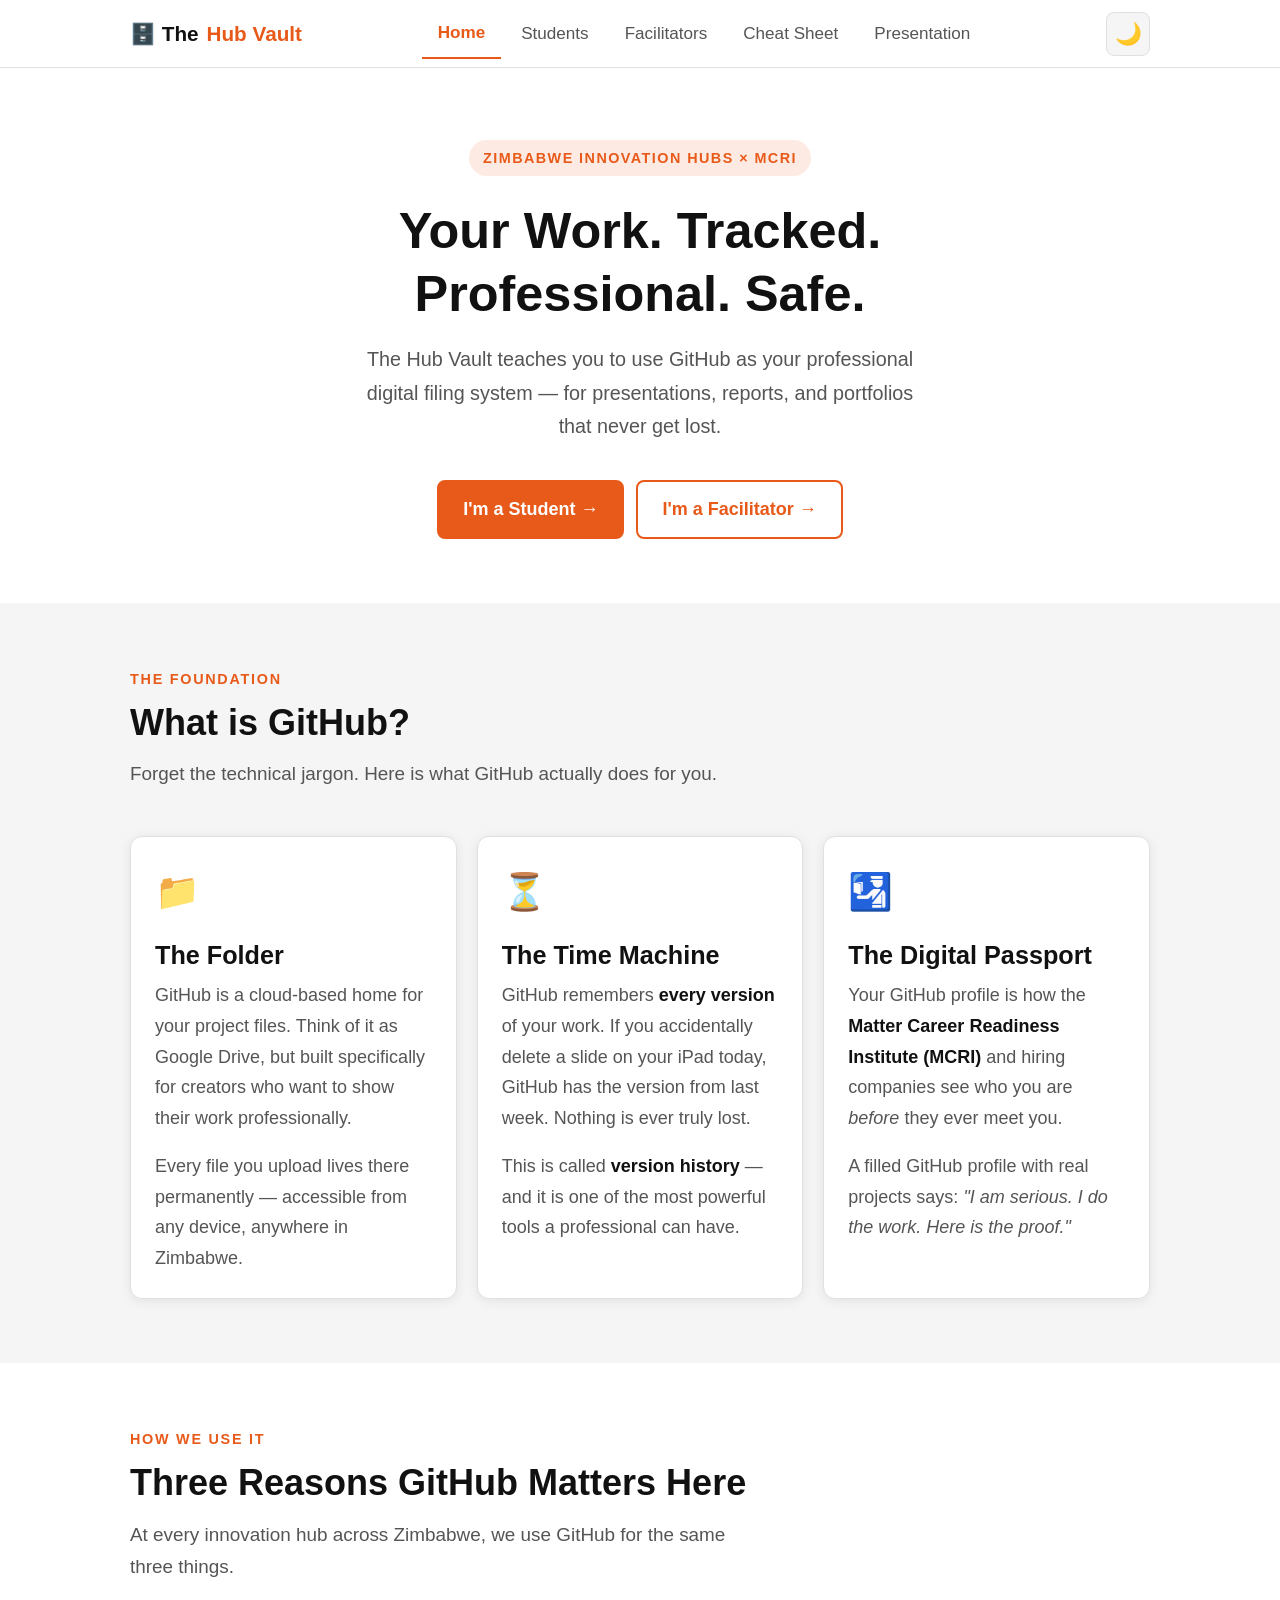
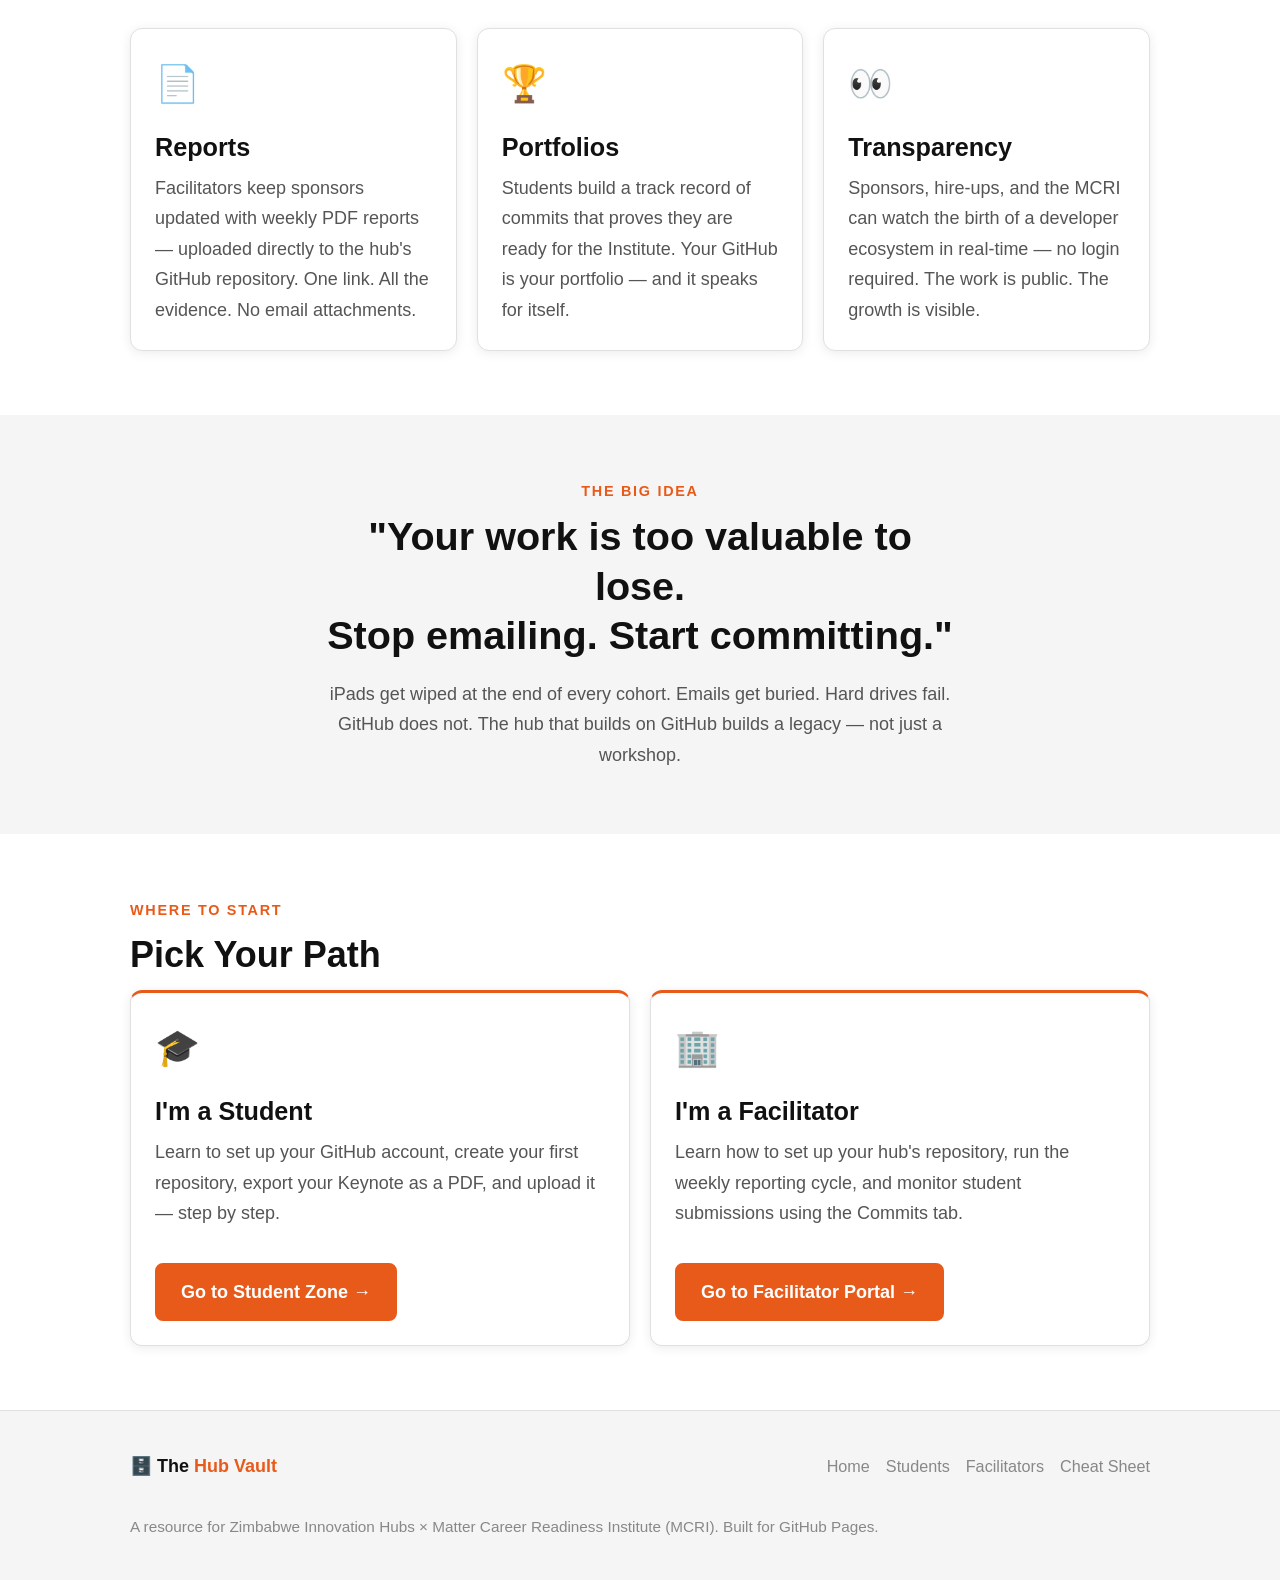
<file: index.html>
<!DOCTYPE html>
<html lang="en">
<head>
  <meta charset="UTF-8" />
  <meta name="viewport" content="width=device-width, initial-scale=1.0" />
  <title>The Hub Vault — Home</title>
  <meta name="description" content="The Hub Vault bridges Zimbabwe's innovation hubs with the Matter Career Readiness Institute. Learn to use GitHub as your professional digital vault." />
  <link rel="stylesheet" href="assets/css/style.css" />
  <!-- Prevent theme flash -->
  <script>
    (function(){
      var t = localStorage.getItem('hub-vault-theme') ||
              (window.matchMedia('(prefers-color-scheme: dark)').matches ? 'dark' : 'light');
      document.documentElement.setAttribute('data-theme', t);
    })();
  </script>
</head>
<body>

  <!-- ── Header ─────────────────────────────────────────── -->
  <header class="site-header">
    <div class="container nav-inner">
      <a href="index.html" class="nav-logo">
        🗄️ The <span>Hub Vault</span>
      </a>

      <nav aria-label="Main navigation">
        <ul class="nav-links">
          <li><a href="index.html">Home</a></li>
          <li><a href="student-zone.html">Students</a></li>
          <li><a href="facilitator-portal.html">Facilitators</a></li>
          <li><a href="cheat-sheet.html">Cheat Sheet</a></li>
          <li><a href="hub-workshop-presentation.html">Presentation</a></li>
        </ul>
      </nav>

      <div class="nav-right">
        <button class="theme-toggle" id="theme-toggle" aria-label="Toggle light/dark mode">🌙</button>
        <button class="hamburger" id="hamburger" aria-label="Open navigation" aria-expanded="false">
          <span></span><span></span><span></span>
        </button>
      </div>
    </div>

    <!-- Mobile nav -->
    <nav class="nav-mobile" id="nav-mobile" aria-label="Mobile navigation">
      <a href="index.html">🏠 Home</a>
      <a href="student-zone.html">🎓 Students</a>
      <a href="facilitator-portal.html">🏢 Facilitators</a>
      <a href="cheat-sheet.html">📋 Cheat Sheet</a>
    </nav>
  </header>

  <!-- ── Hero ───────────────────────────────────────────── -->
  <section class="hero">
    <div class="container">
      <span class="hero-eyebrow">Zimbabwe Innovation Hubs × MCRI</span>
      <h1>Your Work. Tracked.<br/>Professional. Safe.</h1>
      <p class="hero-sub">
        The Hub Vault teaches you to use GitHub as your professional digital filing system — for presentations, reports, and portfolios that never get lost.
      </p>
      <div class="hero-actions">
        <a href="student-zone.html" class="btn btn-primary">I'm a Student →</a>
        <a href="facilitator-portal.html" class="btn btn-secondary">I'm a Facilitator →</a>
      </div>
    </div>
  </section>

  <!-- ── The Foundation ─────────────────────────────────── -->
  <section class="section section-alt">
    <div class="container">
      <p class="section-label">The Foundation</p>
      <h2 class="section-title">What is GitHub?</h2>
      <p class="section-subtitle">
        Forget the technical jargon. Here is what GitHub actually does for you.
      </p>

      <div class="card-grid">

        <div class="card">
          <span class="card-icon">📁</span>
          <h3>The Folder</h3>
          <p>
            GitHub is a cloud-based home for your project files. Think of it as Google Drive, but built specifically for creators who want to show their work professionally.
          </p>
          <p>
            Every file you upload lives there permanently — accessible from any device, anywhere in Zimbabwe.
          </p>
        </div>

        <div class="card">
          <span class="card-icon">⏳</span>
          <h3>The Time Machine</h3>
          <p>
            GitHub remembers <strong>every version</strong> of your work. If you accidentally delete a slide on your iPad today, GitHub has the version from last week. Nothing is ever truly lost.
          </p>
          <p>
            This is called <strong>version history</strong> — and it is one of the most powerful tools a professional can have.
          </p>
        </div>

        <div class="card">
          <span class="card-icon">🛂</span>
          <h3>The Digital Passport</h3>
          <p>
            Your GitHub profile is how the <strong>Matter Career Readiness Institute (MCRI)</strong> and hiring companies see who you are <em>before</em> they ever meet you.
          </p>
          <p>
            A filled GitHub profile with real projects says: <em>"I am serious. I do the work. Here is the proof."</em>
          </p>
        </div>

      </div>
    </div>
  </section>

  <!-- ── How We Use It ──────────────────────────────────── -->
  <section class="section">
    <div class="container">
      <p class="section-label">How We Use It</p>
      <h2 class="section-title">Three Reasons GitHub Matters Here</h2>
      <p class="section-subtitle">
        At every innovation hub across Zimbabwe, we use GitHub for the same three things.
      </p>

      <div class="card-grid">

        <div class="card">
          <span class="card-icon">📄</span>
          <h3>Reports</h3>
          <p>
            Facilitators keep sponsors updated with weekly PDF reports — uploaded directly to the hub's GitHub repository. One link. All the evidence. No email attachments.
          </p>
        </div>

        <div class="card">
          <span class="card-icon">🏆</span>
          <h3>Portfolios</h3>
          <p>
            Students build a track record of commits that proves they are ready for the Institute. Your GitHub is your portfolio — and it speaks for itself.
          </p>
        </div>

        <div class="card">
          <span class="card-icon">👀</span>
          <h3>Transparency</h3>
          <p>
            Sponsors, hire-ups, and the MCRI can watch the birth of a developer ecosystem in real-time — no login required. The work is public. The growth is visible.
          </p>
        </div>

      </div>
    </div>
  </section>

  <!-- ── Big Idea Quote ──────────────────────────────────── -->
  <section class="section section-alt">
    <div class="container" style="text-align: center; max-width: 720px;">
      <p class="section-label">The Big Idea</p>
      <h2 style="font-size: clamp(1.4rem, 4vw, 2.2rem); margin-bottom: 1rem;">
        "Your work is too valuable to lose.<br/>
        Stop emailing. Start committing."
      </h2>
      <p>
        iPads get wiped at the end of every cohort. Emails get buried. Hard drives fail. GitHub does not. The hub that builds on GitHub builds a legacy — not just a workshop.
      </p>
    </div>
  </section>

  <!-- ── CTA Cards ───────────────────────────────────────── -->
  <section class="section">
    <div class="container">
      <p class="section-label">Where to Start</p>
      <h2 class="section-title">Pick Your Path</h2>
      <div class="card-grid-2">

        <div class="card" style="border-top: 3px solid var(--accent);">
          <span class="card-icon">🎓</span>
          <h3>I'm a Student</h3>
          <p>
            Learn to set up your GitHub account, create your first repository, export your Keynote as a PDF, and upload it — step by step.
          </p>
          <a href="student-zone.html" class="btn btn-primary" style="margin-top: 16px;">Go to Student Zone →</a>
        </div>

        <div class="card" style="border-top: 3px solid var(--accent);">
          <span class="card-icon">🏢</span>
          <h3>I'm a Facilitator</h3>
          <p>
            Learn how to set up your hub's repository, run the weekly reporting cycle, and monitor student submissions using the Commits tab.
          </p>
          <a href="facilitator-portal.html" class="btn btn-primary" style="margin-top: 16px;">Go to Facilitator Portal →</a>
        </div>

      </div>
    </div>
  </section>

  <!-- ── Footer ─────────────────────────────────────────── -->
  <footer class="site-footer">
    <div class="container">
      <div class="footer-inner">
        <div class="footer-brand">🗄️ The <span>Hub Vault</span></div>
        <ul class="footer-links">
          <li><a href="index.html">Home</a></li>
          <li><a href="student-zone.html">Students</a></li>
          <li><a href="facilitator-portal.html">Facilitators</a></li>
          <li><a href="cheat-sheet.html">Cheat Sheet</a></li>
        </ul>
        <p class="footer-copy">
          A resource for Zimbabwe Innovation Hubs × Matter Career Readiness Institute (MCRI). Built for GitHub Pages.
        </p>
      </div>
    </div>
  </footer>

  <script src="assets/js/main.js"></script>
</body>
</html>
</file>
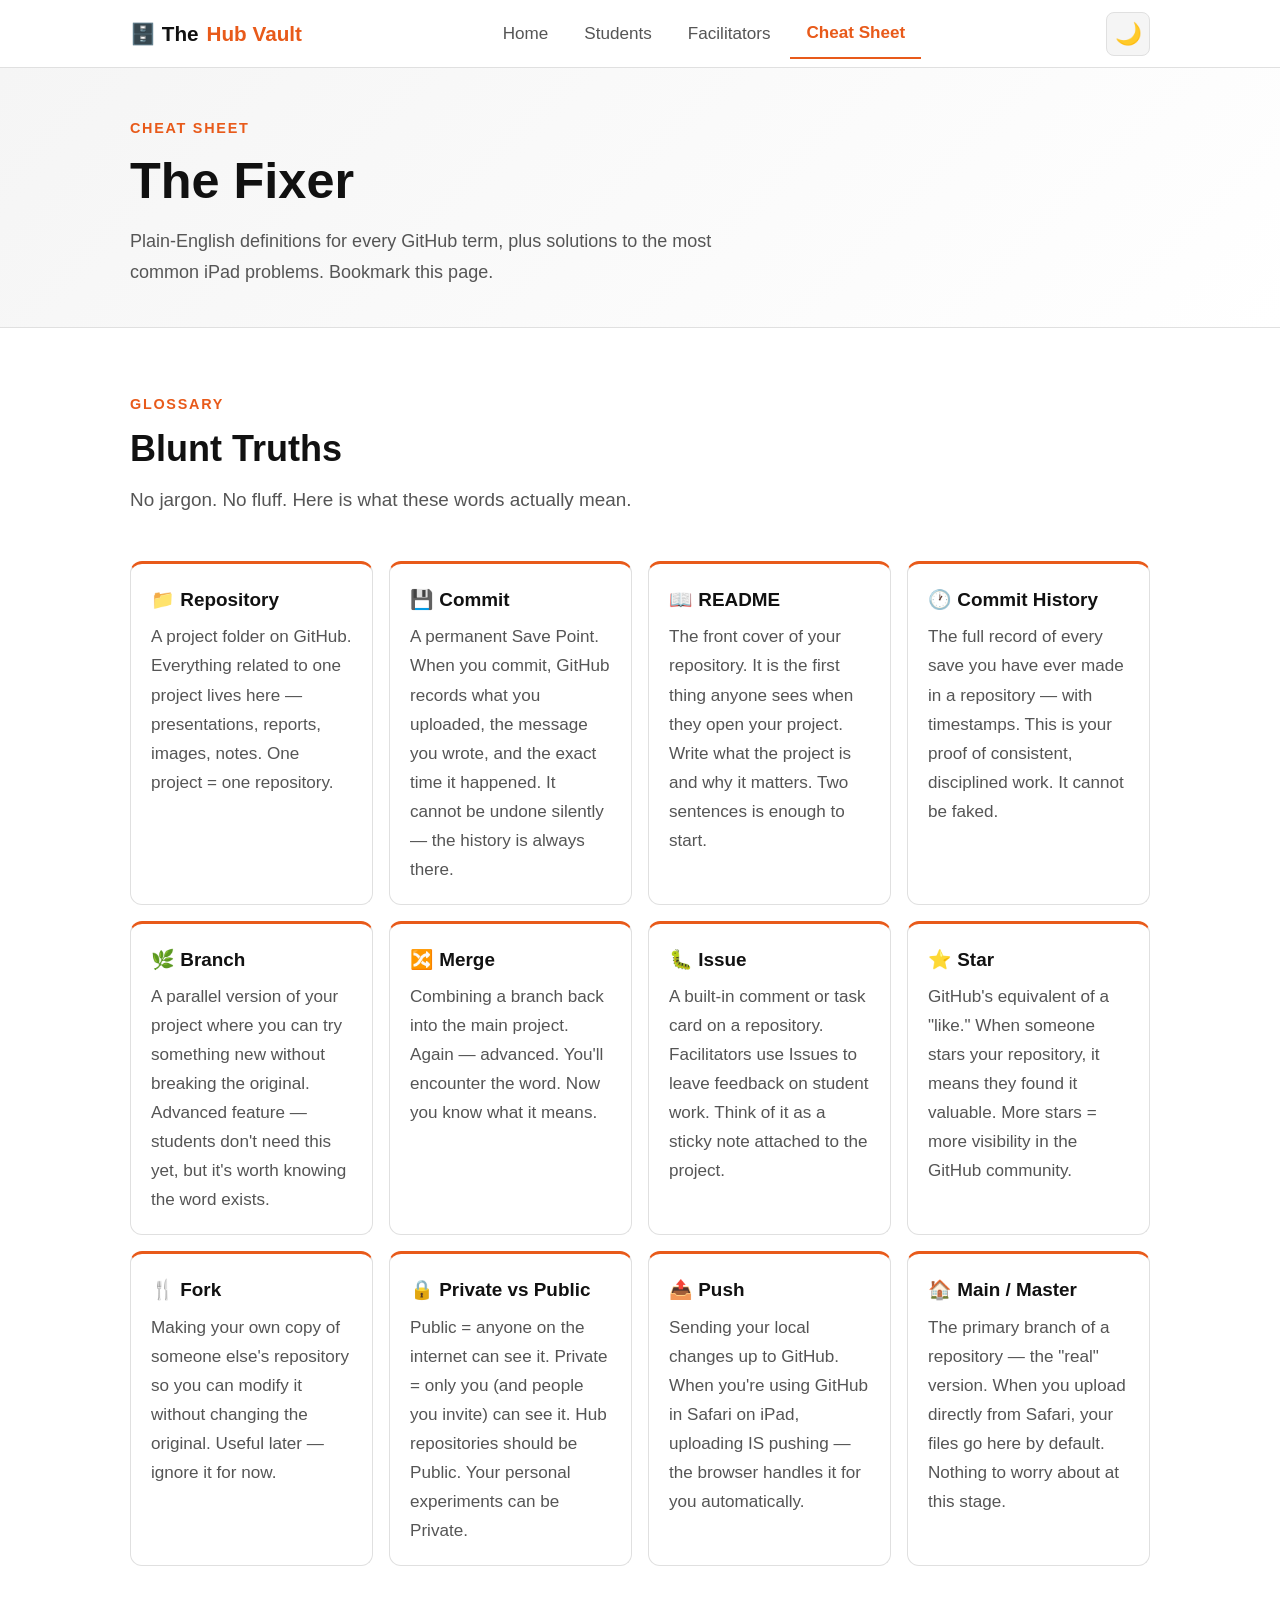
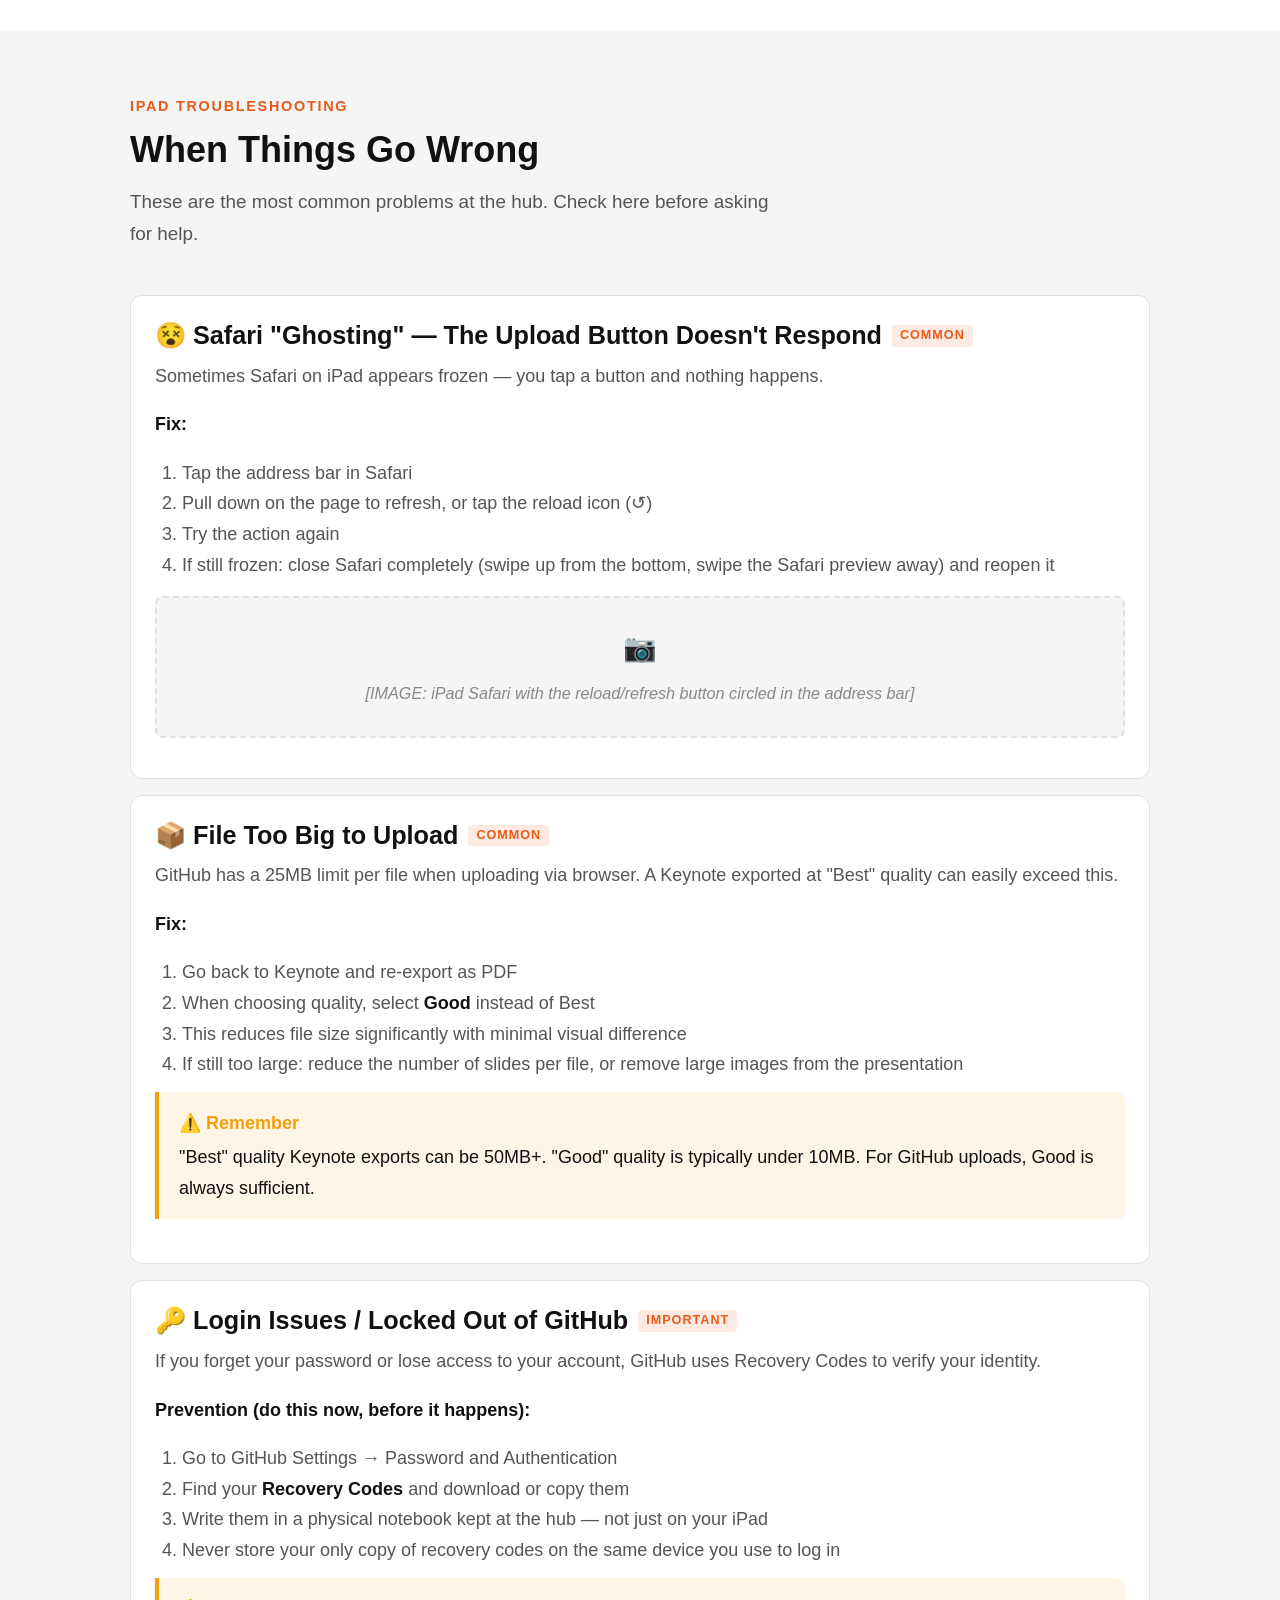
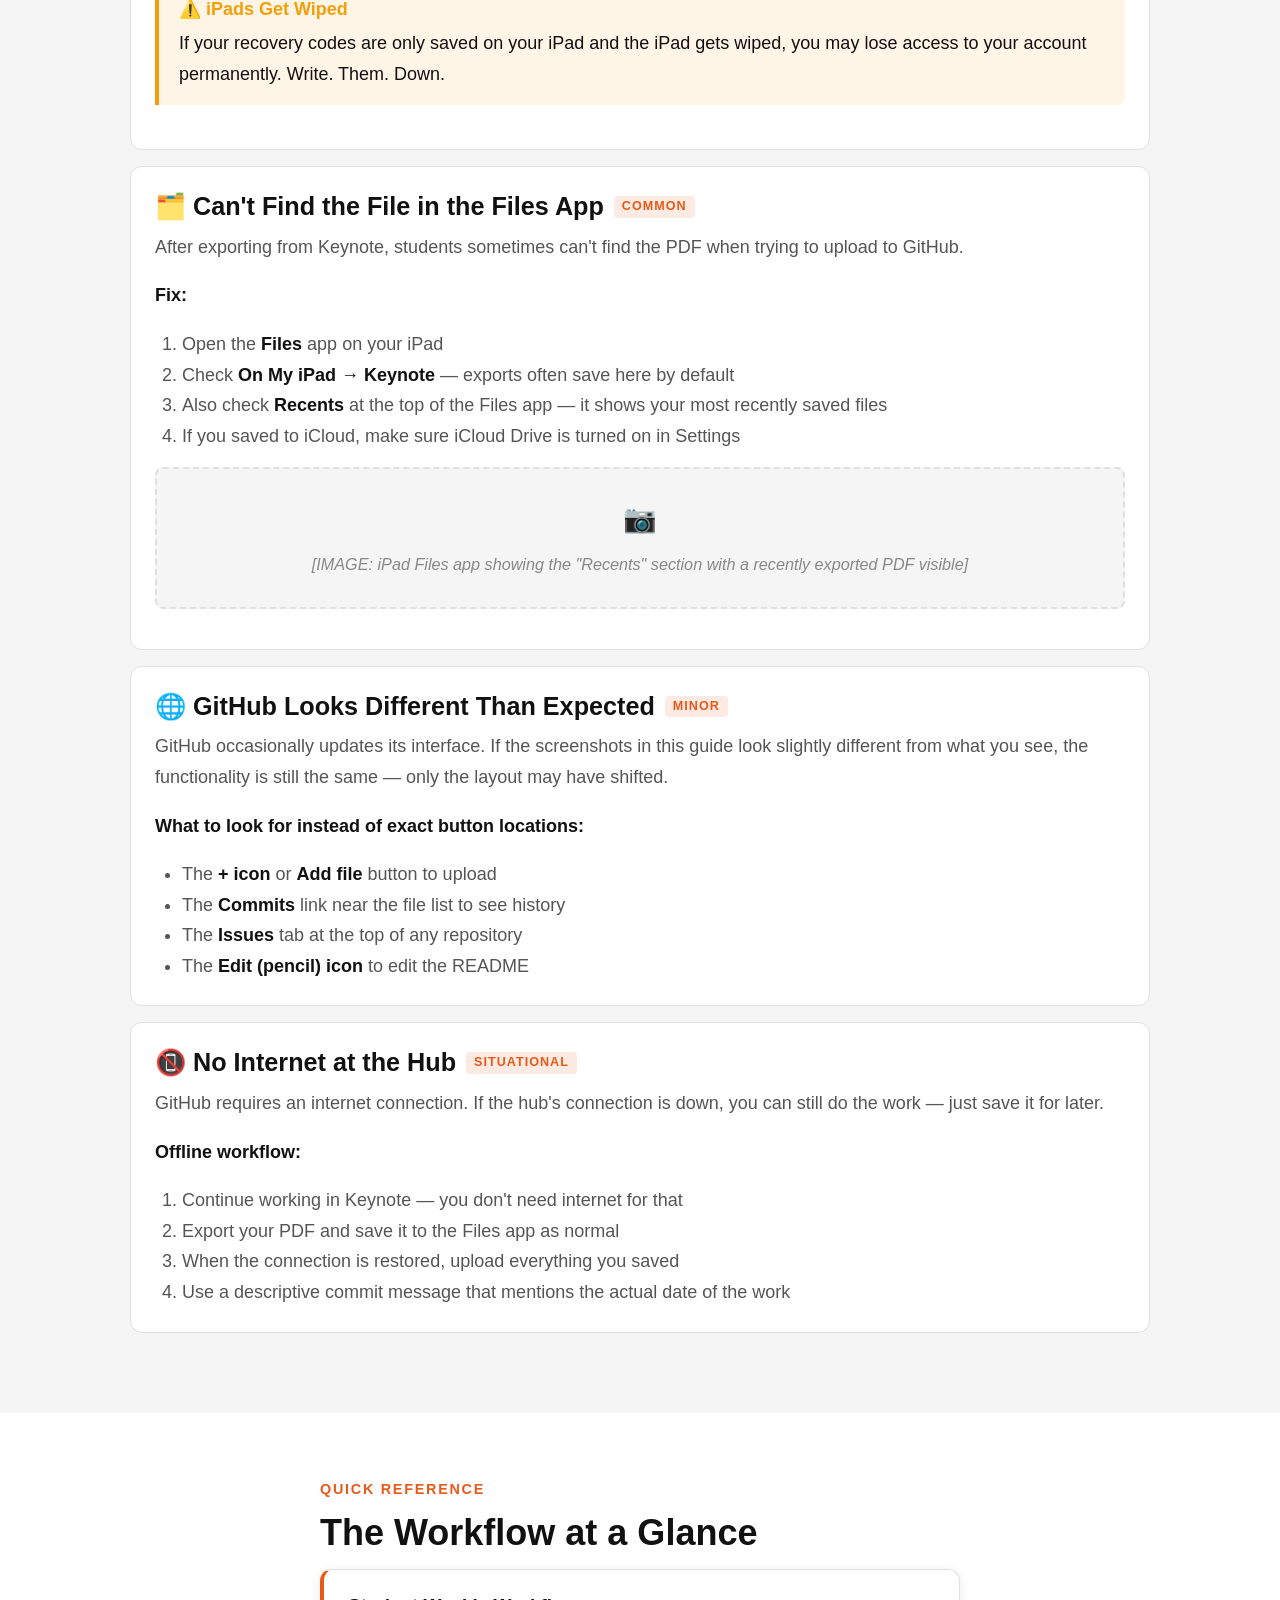
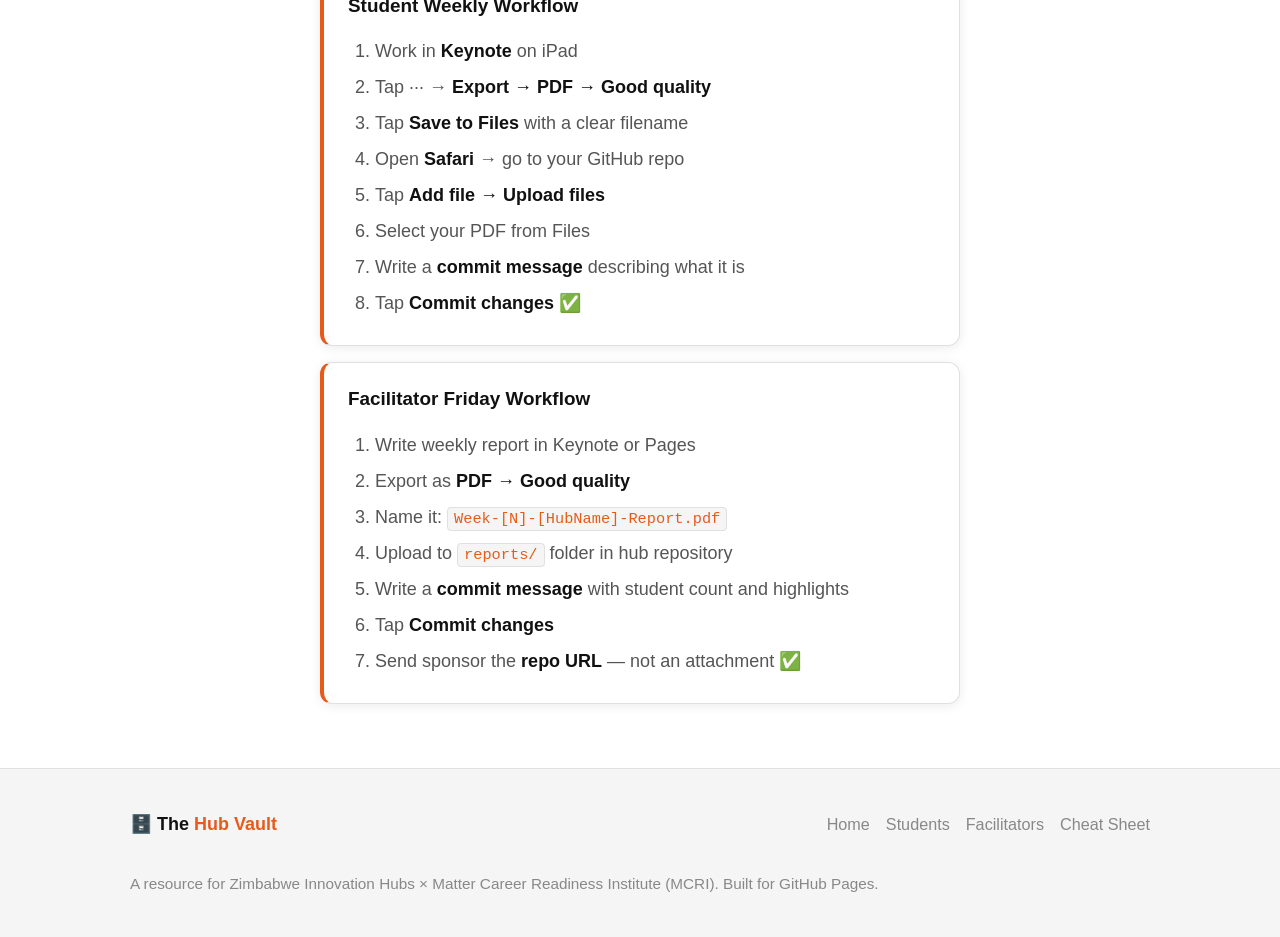
<file: cheat-sheet.html>
<!DOCTYPE html>
<html lang="en">
<head>
  <meta charset="UTF-8" />
  <meta name="viewport" content="width=device-width, initial-scale=1.0" />
  <title>Cheat Sheet — The Hub Vault</title>
  <meta name="description" content="Quick reference: GitHub glossary in plain English and iPad-specific troubleshooting for Safari, file sizes, and login issues." />
  <link rel="stylesheet" href="assets/css/style.css" />
  <script>
    (function(){
      var t = localStorage.getItem('hub-vault-theme') ||
              (window.matchMedia('(prefers-color-scheme: dark)').matches ? 'dark' : 'light');
      document.documentElement.setAttribute('data-theme', t);
    })();
  </script>
</head>
<body>

  <!-- ── Header ─────────────────────────────────────────── -->
  <header class="site-header">
    <div class="container nav-inner">
      <a href="index.html" class="nav-logo">🗄️ The <span>Hub Vault</span></a>
      <nav aria-label="Main navigation">
        <ul class="nav-links">
          <li><a href="index.html">Home</a></li>
          <li><a href="student-zone.html">Students</a></li>
          <li><a href="facilitator-portal.html">Facilitators</a></li>
          <li><a href="cheat-sheet.html">Cheat Sheet</a></li>
        </ul>
      </nav>
      <div class="nav-right">
        <button class="theme-toggle" id="theme-toggle" aria-label="Toggle light/dark mode">🌙</button>
        <button class="hamburger" id="hamburger" aria-label="Open navigation" aria-expanded="false">
          <span></span><span></span><span></span>
        </button>
      </div>
    </div>
    <nav class="nav-mobile" id="nav-mobile" aria-label="Mobile navigation">
      <a href="index.html">🏠 Home</a>
      <a href="student-zone.html">🎓 Students</a>
      <a href="facilitator-portal.html">🏢 Facilitators</a>
      <a href="cheat-sheet.html">📋 Cheat Sheet</a>
    </nav>
  </header>

  <!-- ── Page Header ────────────────────────────────────── -->
  <div class="page-header">
    <div class="container">
      <p class="section-label">Cheat Sheet</p>
      <h1>The Fixer</h1>
      <p>
        Plain-English definitions for every GitHub term, plus solutions to the most common iPad problems. Bookmark this page.
      </p>
    </div>
  </div>

  <!-- ── Glossary ───────────────────────────────────────── -->
  <section class="section">
    <div class="container">
      <p class="section-label">Glossary</p>
      <h2 class="section-title">Blunt Truths</h2>
      <p class="section-subtitle">
        No jargon. No fluff. Here is what these words actually mean.
      </p>

      <dl class="glossary-grid">

        <div class="glossary-term">
          <dt>📁 Repository</dt>
          <dd>A project folder on GitHub. Everything related to one project lives here — presentations, reports, images, notes. One project = one repository.</dd>
        </div>

        <div class="glossary-term">
          <dt>💾 Commit</dt>
          <dd>A permanent Save Point. When you commit, GitHub records what you uploaded, the message you wrote, and the exact time it happened. It cannot be undone silently — the history is always there.</dd>
        </div>

        <div class="glossary-term">
          <dt>📖 README</dt>
          <dd>The front cover of your repository. It is the first thing anyone sees when they open your project. Write what the project is and why it matters. Two sentences is enough to start.</dd>
        </div>

        <div class="glossary-term">
          <dt>🕐 Commit History</dt>
          <dd>The full record of every save you have ever made in a repository — with timestamps. This is your proof of consistent, disciplined work. It cannot be faked.</dd>
        </div>

        <div class="glossary-term">
          <dt>🌿 Branch</dt>
          <dd>A parallel version of your project where you can try something new without breaking the original. Advanced feature — students don't need this yet, but it's worth knowing the word exists.</dd>
        </div>

        <div class="glossary-term">
          <dt>🔀 Merge</dt>
          <dd>Combining a branch back into the main project. Again — advanced. You'll encounter the word. Now you know what it means.</dd>
        </div>

        <div class="glossary-term">
          <dt>🐛 Issue</dt>
          <dd>A built-in comment or task card on a repository. Facilitators use Issues to leave feedback on student work. Think of it as a sticky note attached to the project.</dd>
        </div>

        <div class="glossary-term">
          <dt>⭐ Star</dt>
          <dd>GitHub's equivalent of a "like." When someone stars your repository, it means they found it valuable. More stars = more visibility in the GitHub community.</dd>
        </div>

        <div class="glossary-term">
          <dt>🍴 Fork</dt>
          <dd>Making your own copy of someone else's repository so you can modify it without changing the original. Useful later — ignore it for now.</dd>
        </div>

        <div class="glossary-term">
          <dt>🔒 Private vs Public</dt>
          <dd>Public = anyone on the internet can see it. Private = only you (and people you invite) can see it. Hub repositories should be Public. Your personal experiments can be Private.</dd>
        </div>

        <div class="glossary-term">
          <dt>📤 Push</dt>
          <dd>Sending your local changes up to GitHub. When you're using GitHub in Safari on iPad, uploading IS pushing — the browser handles it for you automatically.</dd>
        </div>

        <div class="glossary-term">
          <dt>🏠 Main / Master</dt>
          <dd>The primary branch of a repository — the "real" version. When you upload directly from Safari, your files go here by default. Nothing to worry about at this stage.</dd>
        </div>

      </dl>
    </div>
  </section>

  <!-- ── iPad Troubleshooting ───────────────────────────── -->
  <section class="section section-alt">
    <div class="container">
      <p class="section-label">iPad Troubleshooting</p>
      <h2 class="section-title">When Things Go Wrong</h2>
      <p class="section-subtitle">
        These are the most common problems at the hub. Check here before asking for help.
      </p>

      <div class="trouble-card">
        <h3>😵 Safari "Ghosting" — The Upload Button Doesn't Respond <span class="trouble-badge">Common</span></h3>
        <p>
          Sometimes Safari on iPad appears frozen — you tap a button and nothing happens.
        </p>
        <p><strong>Fix:</strong></p>
        <ol style="color: var(--text-secondary);">
          <li>Tap the address bar in Safari</li>
          <li>Pull down on the page to refresh, or tap the reload icon (↺)</li>
          <li>Try the action again</li>
          <li>If still frozen: close Safari completely (swipe up from the bottom, swipe the Safari preview away) and reopen it</li>
        </ol>
        <div class="img-placeholder">
          [IMAGE: iPad Safari with the reload/refresh button circled in the address bar]
        </div>
      </div>

      <div class="trouble-card">
        <h3>📦 File Too Big to Upload <span class="trouble-badge">Common</span></h3>
        <p>
          GitHub has a 25MB limit per file when uploading via browser. A Keynote exported at "Best" quality can easily exceed this.
        </p>
        <p><strong>Fix:</strong></p>
        <ol style="color: var(--text-secondary);">
          <li>Go back to Keynote and re-export as PDF</li>
          <li>When choosing quality, select <strong>Good</strong> instead of Best</li>
          <li>This reduces file size significantly with minimal visual difference</li>
          <li>If still too large: reduce the number of slides per file, or remove large images from the presentation</li>
        </ol>
        <div class="callout callout-warning" style="margin-top: 12px;">
          <strong>⚠️ Remember</strong>
          "Best" quality Keynote exports can be 50MB+. "Good" quality is typically under 10MB. For GitHub uploads, Good is always sufficient.
        </div>
      </div>

      <div class="trouble-card">
        <h3>🔑 Login Issues / Locked Out of GitHub <span class="trouble-badge">Important</span></h3>
        <p>
          If you forget your password or lose access to your account, GitHub uses Recovery Codes to verify your identity.
        </p>
        <p><strong>Prevention (do this now, before it happens):</strong></p>
        <ol style="color: var(--text-secondary);">
          <li>Go to GitHub Settings → Password and Authentication</li>
          <li>Find your <strong>Recovery Codes</strong> and download or copy them</li>
          <li>Write them in a physical notebook kept at the hub — not just on your iPad</li>
          <li>Never store your only copy of recovery codes on the same device you use to log in</li>
        </ol>
        <div class="callout callout-warning" style="margin-top: 12px;">
          <strong>⚠️ iPads Get Wiped</strong>
          If your recovery codes are only saved on your iPad and the iPad gets wiped, you may lose access to your account permanently. Write. Them. Down.
        </div>
      </div>

      <div class="trouble-card">
        <h3>🗂️ Can't Find the File in the Files App <span class="trouble-badge">Common</span></h3>
        <p>
          After exporting from Keynote, students sometimes can't find the PDF when trying to upload to GitHub.
        </p>
        <p><strong>Fix:</strong></p>
        <ol style="color: var(--text-secondary);">
          <li>Open the <strong>Files</strong> app on your iPad</li>
          <li>Check <strong>On My iPad → Keynote</strong> — exports often save here by default</li>
          <li>Also check <strong>Recents</strong> at the top of the Files app — it shows your most recently saved files</li>
          <li>If you saved to iCloud, make sure iCloud Drive is turned on in Settings</li>
        </ol>
        <div class="img-placeholder">
          [IMAGE: iPad Files app showing the "Recents" section with a recently exported PDF visible]
        </div>
      </div>

      <div class="trouble-card">
        <h3>🌐 GitHub Looks Different Than Expected <span class="trouble-badge">Minor</span></h3>
        <p>
          GitHub occasionally updates its interface. If the screenshots in this guide look slightly different from what you see, the functionality is still the same — only the layout may have shifted.
        </p>
        <p><strong>What to look for instead of exact button locations:</strong></p>
        <ul style="color: var(--text-secondary);">
          <li>The <strong>+ icon</strong> or <strong>Add file</strong> button to upload</li>
          <li>The <strong>Commits</strong> link near the file list to see history</li>
          <li>The <strong>Issues</strong> tab at the top of any repository</li>
          <li>The <strong>Edit (pencil) icon</strong> to edit the README</li>
        </ul>
      </div>

      <div class="trouble-card">
        <h3>📵 No Internet at the Hub <span class="trouble-badge">Situational</span></h3>
        <p>
          GitHub requires an internet connection. If the hub's connection is down, you can still do the work — just save it for later.
        </p>
        <p><strong>Offline workflow:</strong></p>
        <ol style="color: var(--text-secondary);">
          <li>Continue working in Keynote — you don't need internet for that</li>
          <li>Export your PDF and save it to the Files app as normal</li>
          <li>When the connection is restored, upload everything you saved</li>
          <li>Use a descriptive commit message that mentions the actual date of the work</li>
        </ol>
      </div>

    </div>
  </section>

  <!-- ── Quick Reference Card ───────────────────────────── -->
  <section class="section">
    <div class="container" style="max-width: 720px;">
      <p class="section-label">Quick Reference</p>
      <h2 class="section-title">The Workflow at a Glance</h2>

      <div class="card" style="border-left: 4px solid var(--accent);">
        <h4 style="margin-bottom: 16px;">Student Weekly Workflow</h4>
        <ol style="color: var(--text-secondary); line-height: 2;">
          <li>Work in <strong>Keynote</strong> on iPad</li>
          <li>Tap ··· → <strong>Export → PDF → Good quality</strong></li>
          <li>Tap <strong>Save to Files</strong> with a clear filename</li>
          <li>Open <strong>Safari</strong> → go to your GitHub repo</li>
          <li>Tap <strong>Add file → Upload files</strong></li>
          <li>Select your PDF from Files</li>
          <li>Write a <strong>commit message</strong> describing what it is</li>
          <li>Tap <strong>Commit changes</strong> ✅</li>
        </ol>
      </div>

      <div class="card" style="border-left: 4px solid var(--accent); margin-top: 16px;">
        <h4 style="margin-bottom: 16px;">Facilitator Friday Workflow</h4>
        <ol style="color: var(--text-secondary); line-height: 2;">
          <li>Write weekly report in Keynote or Pages</li>
          <li>Export as <strong>PDF → Good quality</strong></li>
          <li>Name it: <code>Week-[N]-[HubName]-Report.pdf</code></li>
          <li>Upload to <code>reports/</code> folder in hub repository</li>
          <li>Write a <strong>commit message</strong> with student count and highlights</li>
          <li>Tap <strong>Commit changes</strong></li>
          <li>Send sponsor the <strong>repo URL</strong> — not an attachment ✅</li>
        </ol>
      </div>
    </div>
  </section>

  <!-- ── Footer ─────────────────────────────────────────── -->
  <footer class="site-footer">
    <div class="container">
      <div class="footer-inner">
        <div class="footer-brand">🗄️ The <span>Hub Vault</span></div>
        <ul class="footer-links">
          <li><a href="index.html">Home</a></li>
          <li><a href="student-zone.html">Students</a></li>
          <li><a href="facilitator-portal.html">Facilitators</a></li>
          <li><a href="cheat-sheet.html">Cheat Sheet</a></li>
        </ul>
        <p class="footer-copy">
          A resource for Zimbabwe Innovation Hubs × Matter Career Readiness Institute (MCRI). Built for GitHub Pages.
        </p>
      </div>
    </div>
  </footer>

  <script src="assets/js/main.js"></script>
</body>
</html>
</file>
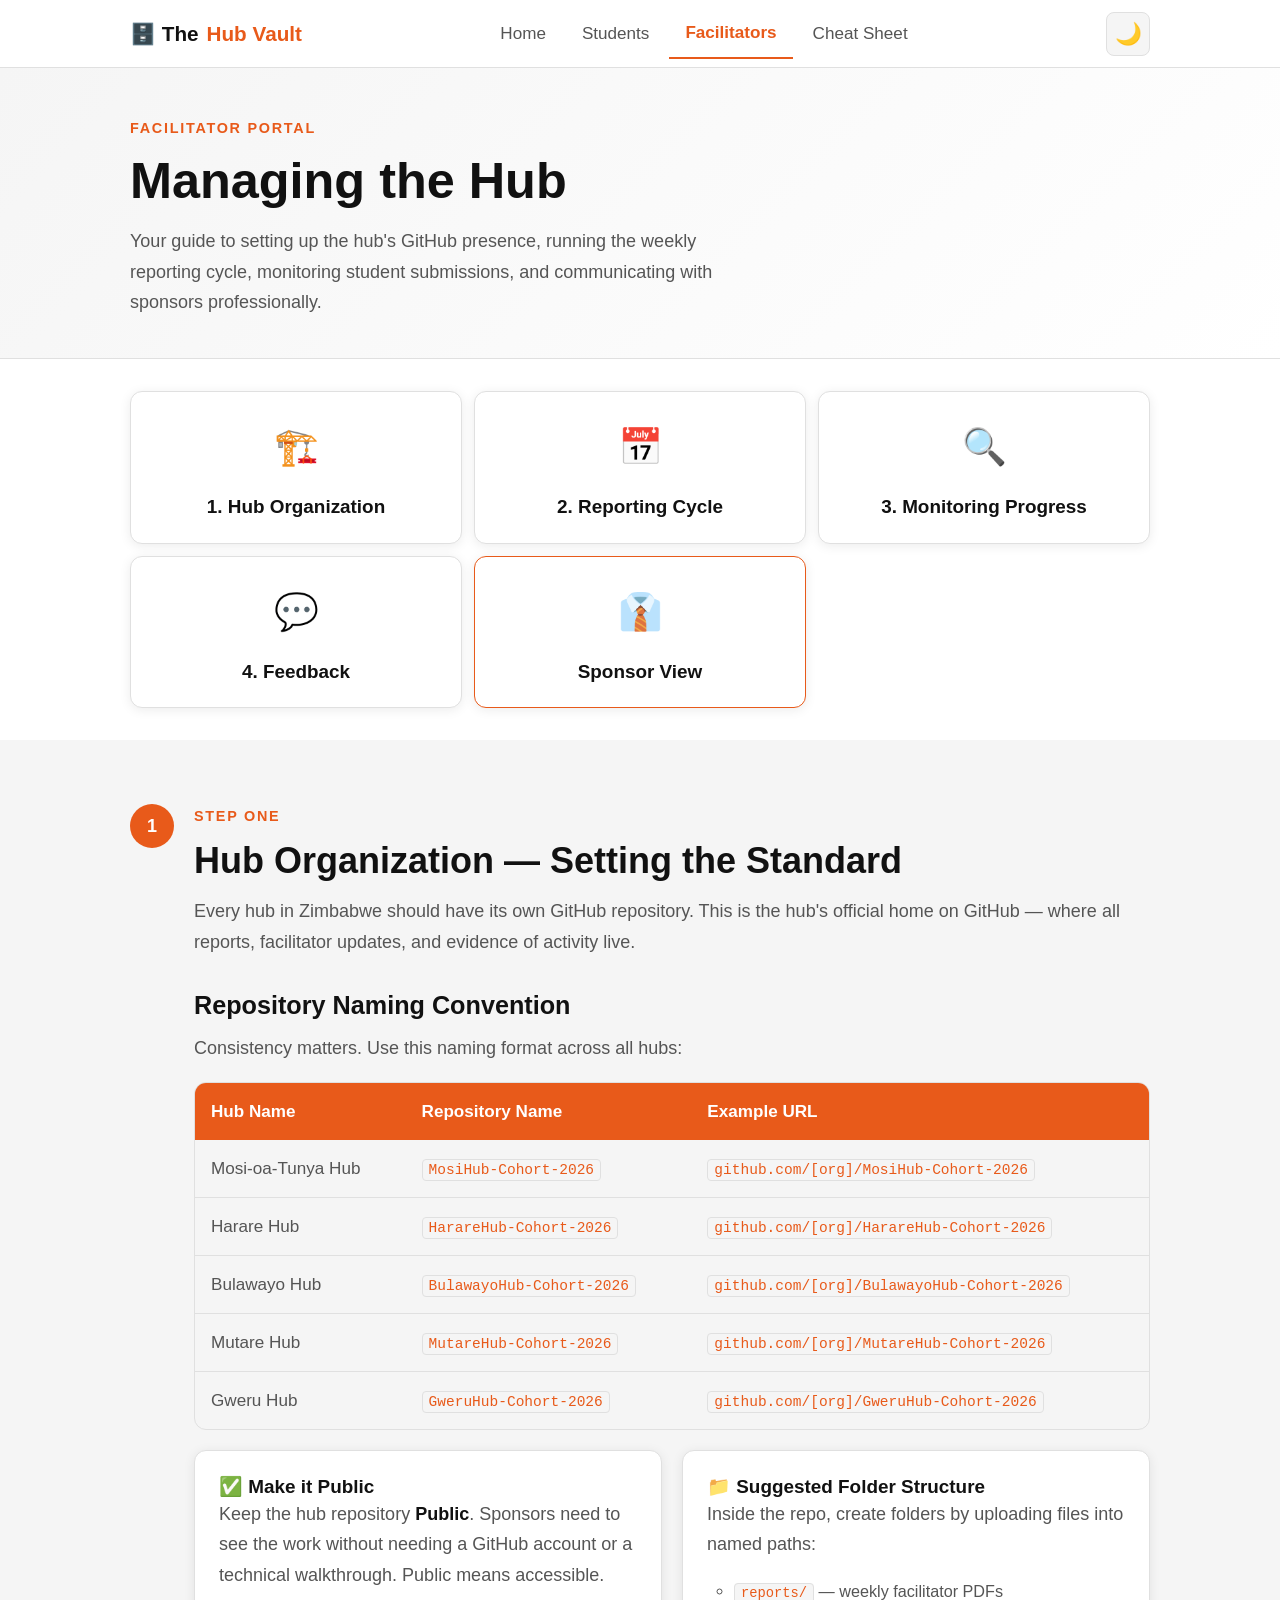
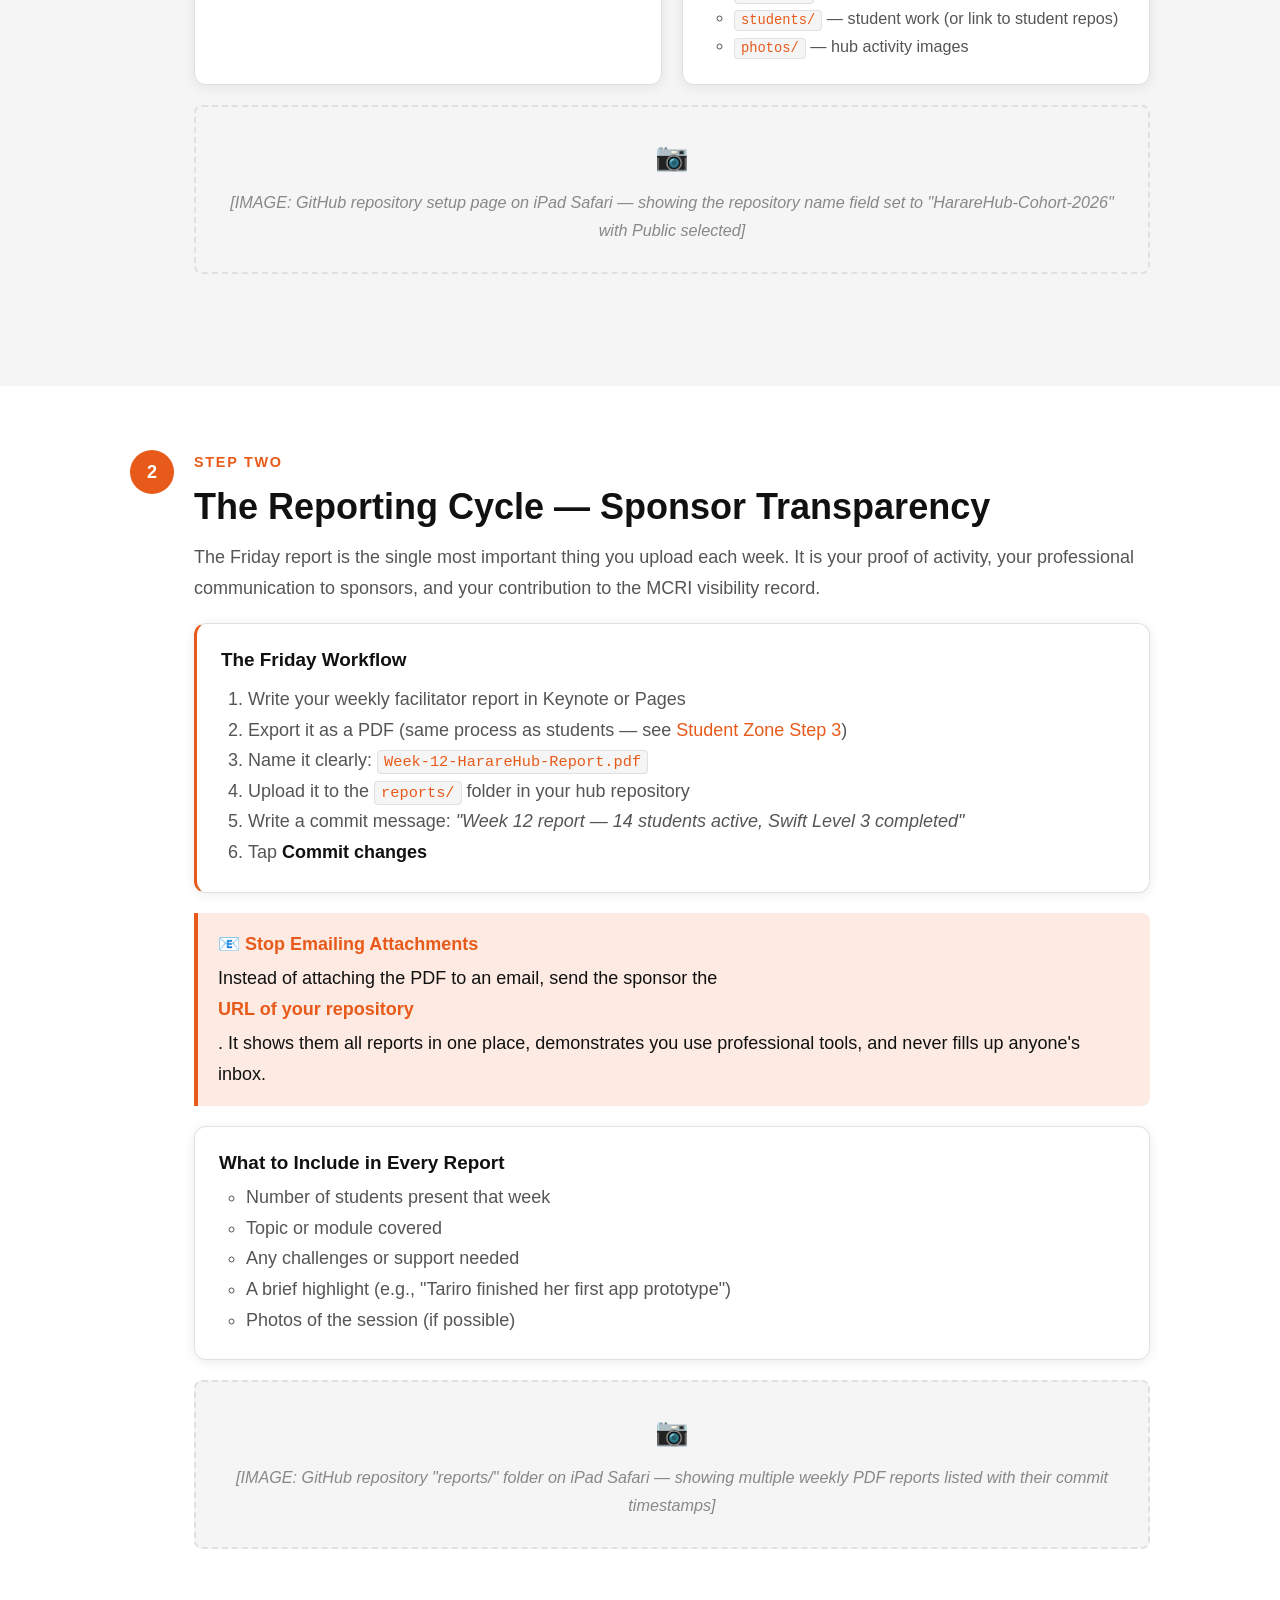
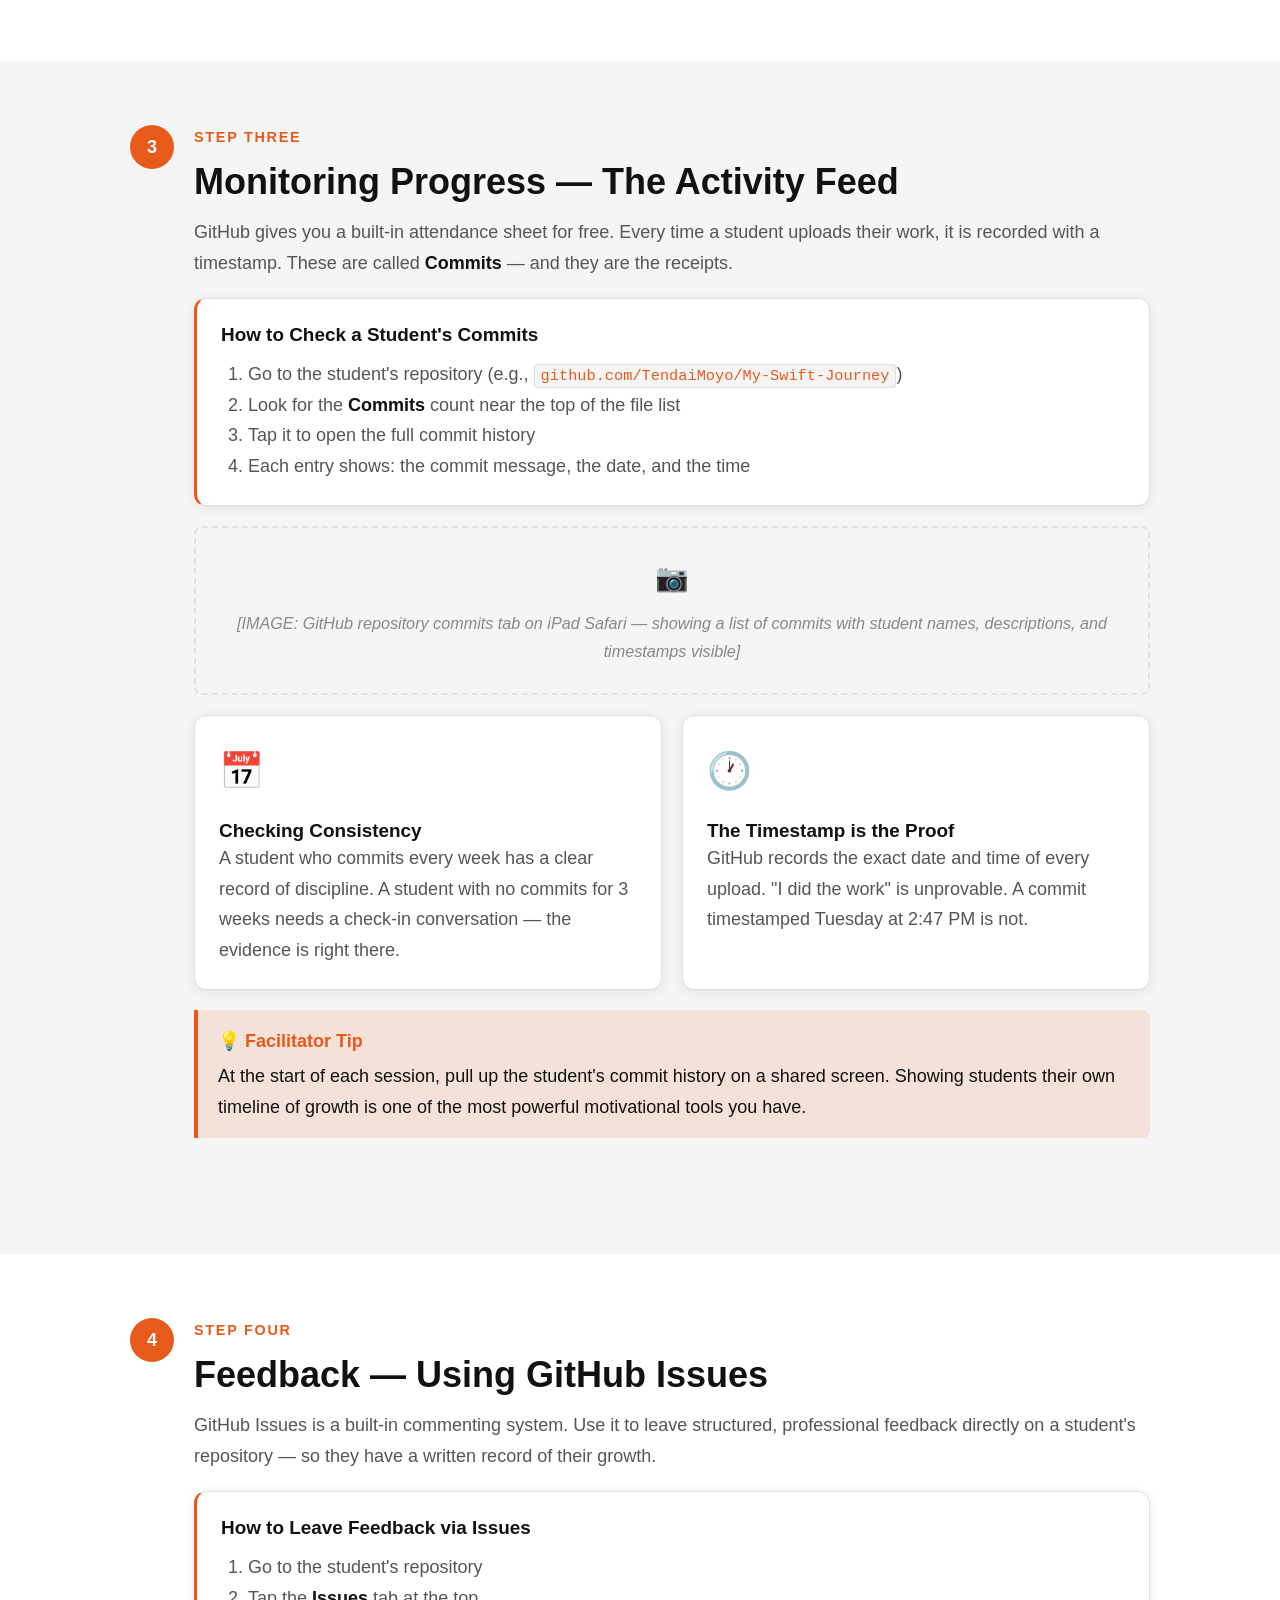
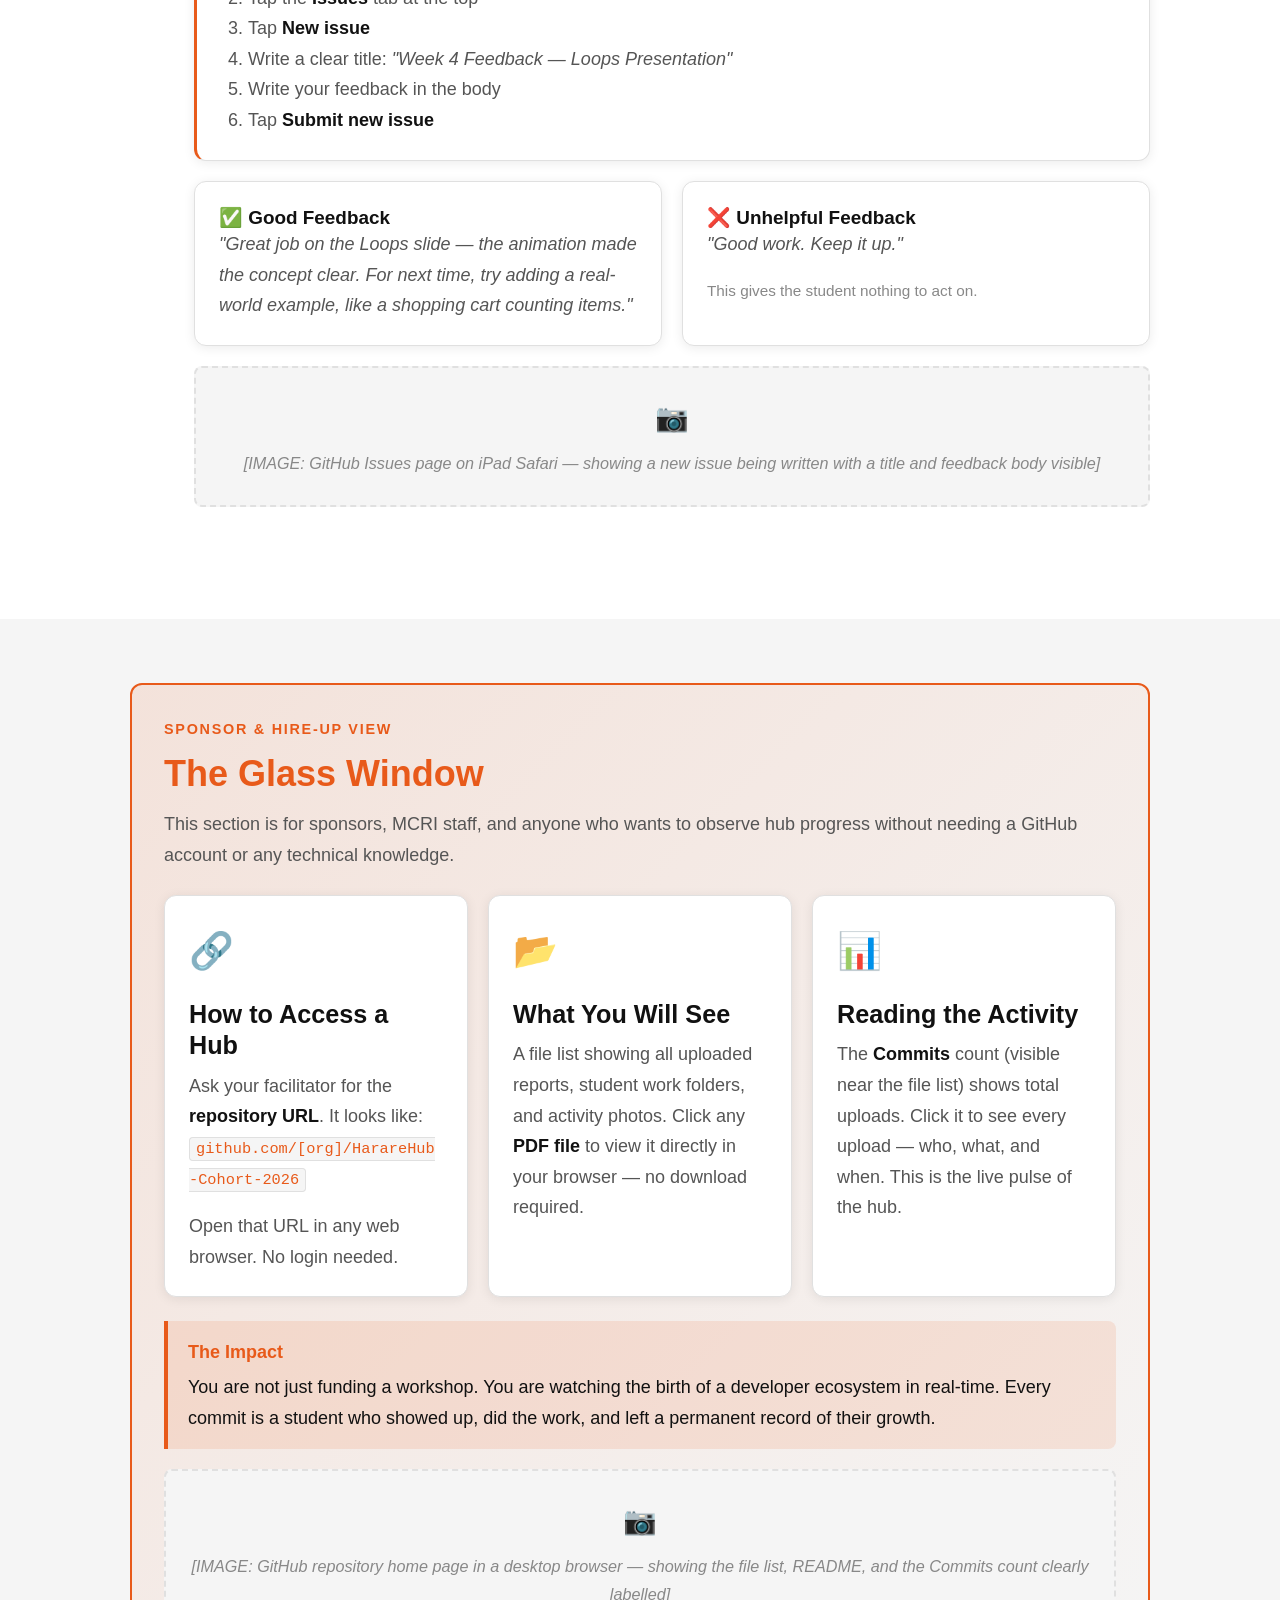
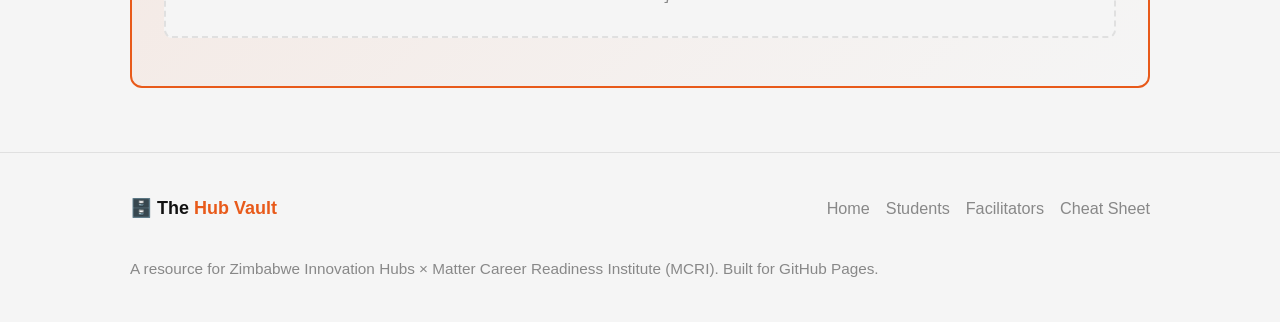
<file: facilitator-portal.html>
<!DOCTYPE html>
<html lang="en">
<head>
  <meta charset="UTF-8" />
  <meta name="viewport" content="width=device-width, initial-scale=1.0" />
  <title>Facilitator Portal — The Hub Vault</title>
  <meta name="description" content="Hub management guide: setting up repositories, weekly reporting, monitoring student commits, giving feedback, and guidance for sponsors." />
  <link rel="stylesheet" href="assets/css/style.css" />
  <script>
    (function(){
      var t = localStorage.getItem('hub-vault-theme') ||
              (window.matchMedia('(prefers-color-scheme: dark)').matches ? 'dark' : 'light');
      document.documentElement.setAttribute('data-theme', t);
    })();
  </script>
</head>
<body>

  <!-- ── Header ─────────────────────────────────────────── -->
  <header class="site-header">
    <div class="container nav-inner">
      <a href="index.html" class="nav-logo">🗄️ The <span>Hub Vault</span></a>
      <nav aria-label="Main navigation">
        <ul class="nav-links">
          <li><a href="index.html">Home</a></li>
          <li><a href="student-zone.html">Students</a></li>
          <li><a href="facilitator-portal.html">Facilitators</a></li>
          <li><a href="cheat-sheet.html">Cheat Sheet</a></li>
        </ul>
      </nav>
      <div class="nav-right">
        <button class="theme-toggle" id="theme-toggle" aria-label="Toggle light/dark mode">🌙</button>
        <button class="hamburger" id="hamburger" aria-label="Open navigation" aria-expanded="false">
          <span></span><span></span><span></span>
        </button>
      </div>
    </div>
    <nav class="nav-mobile" id="nav-mobile" aria-label="Mobile navigation">
      <a href="index.html">🏠 Home</a>
      <a href="student-zone.html">🎓 Students</a>
      <a href="facilitator-portal.html">🏢 Facilitators</a>
      <a href="cheat-sheet.html">📋 Cheat Sheet</a>
    </nav>
  </header>

  <!-- ── Page Header ────────────────────────────────────── -->
  <div class="page-header">
    <div class="container">
      <p class="section-label">Facilitator Portal</p>
      <h1>Managing the Hub</h1>
      <p>
        Your guide to setting up the hub's GitHub presence, running the weekly reporting cycle, monitoring student submissions, and communicating with sponsors professionally.
      </p>
    </div>
  </div>

  <!-- ── Quick Nav ──────────────────────────────────────── -->
  <section class="section" style="padding-top: 32px; padding-bottom: 32px;">
    <div class="container">
      <div class="card-grid" style="gap: 12px;">
        <a href="#hub-organization" class="card" style="text-align:center; text-decoration:none;">
          <span class="card-icon">🏗️</span>
          <h4>1. Hub Organization</h4>
        </a>
        <a href="#reporting-cycle" class="card" style="text-align:center; text-decoration:none;">
          <span class="card-icon">📅</span>
          <h4>2. Reporting Cycle</h4>
        </a>
        <a href="#monitoring-progress" class="card" style="text-align:center; text-decoration:none;">
          <span class="card-icon">🔍</span>
          <h4>3. Monitoring Progress</h4>
        </a>
        <a href="#feedback" class="card" style="text-align:center; text-decoration:none;">
          <span class="card-icon">💬</span>
          <h4>4. Feedback</h4>
        </a>
        <a href="#sponsor-view" class="card" style="text-align:center; text-decoration:none; border-color: var(--accent);">
          <span class="card-icon">👔</span>
          <h4>Sponsor View</h4>
        </a>
      </div>
    </div>
  </section>

  <!-- ── Step 1: Hub Organization ──────────────────────── -->
  <section class="section section-alt" id="hub-organization">
    <div class="container">
      <ul class="steps-list">
        <li class="step-item">
          <div class="step-connector">
            <div class="step-number">1</div>
            <div class="step-line"></div>
          </div>
          <div class="step-content">
            <p class="section-label">Step One</p>
            <h2 class="section-title">Hub Organization — Setting the Standard</h2>
            <p>
              Every hub in Zimbabwe should have its own GitHub repository. This is the hub's official home on GitHub — where all reports, facilitator updates, and evidence of activity live.
            </p>

            <h3 style="margin: 24px 0 12px;">Repository Naming Convention</h3>
            <p>Consistency matters. Use this naming format across all hubs:</p>

            <div class="table-wrap" style="margin: 16px 0;">
              <table>
                <thead>
                  <tr>
                    <th>Hub Name</th>
                    <th>Repository Name</th>
                    <th>Example URL</th>
                  </tr>
                </thead>
                <tbody>
                  <tr>
                    <td>Mosi-oa-Tunya Hub</td>
                    <td><code>MosiHub-Cohort-2026</code></td>
                    <td><code>github.com/[org]/MosiHub-Cohort-2026</code></td>
                  </tr>
                  <tr>
                    <td>Harare Hub</td>
                    <td><code>HarareHub-Cohort-2026</code></td>
                    <td><code>github.com/[org]/HarareHub-Cohort-2026</code></td>
                  </tr>
                  <tr>
                    <td>Bulawayo Hub</td>
                    <td><code>BulawayoHub-Cohort-2026</code></td>
                    <td><code>github.com/[org]/BulawayoHub-Cohort-2026</code></td>
                  </tr>
                  <tr>
                    <td>Mutare Hub</td>
                    <td><code>MutareHub-Cohort-2026</code></td>
                    <td><code>github.com/[org]/MutareHub-Cohort-2026</code></td>
                  </tr>
                  <tr>
                    <td>Gweru Hub</td>
                    <td><code>GweruHub-Cohort-2026</code></td>
                    <td><code>github.com/[org]/GweruHub-Cohort-2026</code></td>
                  </tr>
                </tbody>
              </table>
            </div>

            <div class="card-grid-2" style="margin-top: 20px;">
              <div class="card">
                <h4>✅ Make it Public</h4>
                <p>Keep the hub repository <strong>Public</strong>. Sponsors need to see the work without needing a GitHub account or a technical walkthrough. Public means accessible.</p>
              </div>
              <div class="card">
                <h4>📁 Suggested Folder Structure</h4>
                <p>Inside the repo, create folders by uploading files into named paths:</p>
                <ul style="color: var(--text-secondary); font-size: 0.9rem; margin-top: 8px;">
                  <li><code>reports/</code> — weekly facilitator PDFs</li>
                  <li><code>students/</code> — student work (or link to student repos)</li>
                  <li><code>photos/</code> — hub activity images</li>
                </ul>
              </div>
            </div>

            <div class="img-placeholder" style="margin-top: 20px;">
              [IMAGE: GitHub repository setup page on iPad Safari — showing the repository name field set to "HarareHub-Cohort-2026" with Public selected]
            </div>
          </div>
        </li>
      </ul>
    </div>
  </section>

  <!-- ── Step 2: Reporting Cycle ────────────────────────── -->
  <section class="section" id="reporting-cycle">
    <div class="container">
      <ul class="steps-list">
        <li class="step-item">
          <div class="step-connector">
            <div class="step-number">2</div>
            <div class="step-line"></div>
          </div>
          <div class="step-content">
            <p class="section-label">Step Two</p>
            <h2 class="section-title">The Reporting Cycle — Sponsor Transparency</h2>
            <p>
              The Friday report is the single most important thing you upload each week. It is your proof of activity, your professional communication to sponsors, and your contribution to the MCRI visibility record.
            </p>

            <div class="card" style="margin: 20px 0; border-left: 3px solid var(--accent);">
              <h4>The Friday Workflow</h4>
              <ol style="margin-top: 12px; color: var(--text-secondary);">
                <li>Write your weekly facilitator report in Keynote or Pages</li>
                <li>Export it as a PDF (same process as students — see <a href="student-zone.html#step-3">Student Zone Step 3</a>)</li>
                <li>Name it clearly: <code>Week-12-HarareHub-Report.pdf</code></li>
                <li>Upload it to the <code>reports/</code> folder in your hub repository</li>
                <li>Write a commit message: <em>"Week 12 report — 14 students active, Swift Level 3 completed"</em></li>
                <li>Tap <strong>Commit changes</strong></li>
              </ol>
            </div>

            <div class="callout">
              <strong>📧 Stop Emailing Attachments</strong>
              Instead of attaching the PDF to an email, send the sponsor the <strong>URL of your repository</strong>. It shows them all reports in one place, demonstrates you use professional tools, and never fills up anyone's inbox.
            </div>

            <div class="card" style="margin-top: 20px;">
              <h4>What to Include in Every Report</h4>
              <ul style="color: var(--text-secondary); margin-top: 8px;">
                <li>Number of students present that week</li>
                <li>Topic or module covered</li>
                <li>Any challenges or support needed</li>
                <li>A brief highlight (e.g., "Tariro finished her first app prototype")</li>
                <li>Photos of the session (if possible)</li>
              </ul>
            </div>

            <div class="img-placeholder" style="margin-top: 20px;">
              [IMAGE: GitHub repository "reports/" folder on iPad Safari — showing multiple weekly PDF reports listed with their commit timestamps]
            </div>
          </div>
        </li>
      </ul>
    </div>
  </section>

  <!-- ── Step 3: Monitoring Progress ───────────────────── -->
  <section class="section section-alt" id="monitoring-progress">
    <div class="container">
      <ul class="steps-list">
        <li class="step-item">
          <div class="step-connector">
            <div class="step-number">3</div>
            <div class="step-line"></div>
          </div>
          <div class="step-content">
            <p class="section-label">Step Three</p>
            <h2 class="section-title">Monitoring Progress — The Activity Feed</h2>
            <p>
              GitHub gives you a built-in attendance sheet for free. Every time a student uploads their work, it is recorded with a timestamp. These are called <strong>Commits</strong> — and they are the receipts.
            </p>

            <div class="card" style="margin: 20px 0; border-left: 3px solid var(--accent);">
              <h4>How to Check a Student's Commits</h4>
              <ol style="margin-top: 12px; color: var(--text-secondary);">
                <li>Go to the student's repository (e.g., <code>github.com/TendaiMoyo/My-Swift-Journey</code>)</li>
                <li>Look for the <strong>Commits</strong> count near the top of the file list</li>
                <li>Tap it to open the full commit history</li>
                <li>Each entry shows: the commit message, the date, and the time</li>
              </ol>
            </div>

            <div class="img-placeholder">
              [IMAGE: GitHub repository commits tab on iPad Safari — showing a list of commits with student names, descriptions, and timestamps visible]
            </div>

            <div class="card-grid" style="margin-top: 20px;">
              <div class="card">
                <span class="card-icon">📅</span>
                <h4>Checking Consistency</h4>
                <p>A student who commits every week has a clear record of discipline. A student with no commits for 3 weeks needs a check-in conversation — the evidence is right there.</p>
              </div>
              <div class="card">
                <span class="card-icon">🕐</span>
                <h4>The Timestamp is the Proof</h4>
                <p>GitHub records the exact date and time of every upload. "I did the work" is unprovable. A commit timestamped Tuesday at 2:47 PM is not.</p>
              </div>
            </div>

            <div class="callout" style="margin-top: 20px;">
              <strong>💡 Facilitator Tip</strong>
              At the start of each session, pull up the student's commit history on a shared screen. Showing students their own timeline of growth is one of the most powerful motivational tools you have.
            </div>
          </div>
        </li>
      </ul>
    </div>
  </section>

  <!-- ── Step 4: Feedback ───────────────────────────────── -->
  <section class="section" id="feedback">
    <div class="container">
      <ul class="steps-list">
        <li class="step-item">
          <div class="step-connector">
            <div class="step-number">4</div>
          </div>
          <div class="step-content">
            <p class="section-label">Step Four</p>
            <h2 class="section-title">Feedback — Using GitHub Issues</h2>
            <p>
              GitHub Issues is a built-in commenting system. Use it to leave structured, professional feedback directly on a student's repository — so they have a written record of their growth.
            </p>

            <div class="card" style="margin: 20px 0; border-left: 3px solid var(--accent);">
              <h4>How to Leave Feedback via Issues</h4>
              <ol style="margin-top: 12px; color: var(--text-secondary);">
                <li>Go to the student's repository</li>
                <li>Tap the <strong>Issues</strong> tab at the top</li>
                <li>Tap <strong>New issue</strong></li>
                <li>Write a clear title: <em>"Week 4 Feedback — Loops Presentation"</em></li>
                <li>Write your feedback in the body</li>
                <li>Tap <strong>Submit new issue</strong></li>
              </ol>
            </div>

            <div class="card-grid" style="margin-top: 16px;">
              <div class="card">
                <h4>✅ Good Feedback</h4>
                <p style="font-style: italic; color: var(--text-secondary);">"Great job on the Loops slide — the animation made the concept clear. For next time, try adding a real-world example, like a shopping cart counting items."</p>
              </div>
              <div class="card">
                <h4>❌ Unhelpful Feedback</h4>
                <p style="font-style: italic; color: var(--text-secondary);">"Good work. Keep it up."</p>
                <p style="font-size: 0.85rem; color: var(--text-muted); margin-top: 8px;">This gives the student nothing to act on.</p>
              </div>
            </div>

            <div class="img-placeholder" style="margin-top: 20px;">
              [IMAGE: GitHub Issues page on iPad Safari — showing a new issue being written with a title and feedback body visible]
            </div>
          </div>
        </li>
      </ul>
    </div>
  </section>

  <!-- ── Sponsor & Hire-Up View ─────────────────────────── -->
  <section class="section section-alt" id="sponsor-view">
    <div class="container">
      <div class="sponsor-card">
        <p class="section-label">Sponsor &amp; Hire-Up View</p>
        <h2>The Glass Window</h2>
        <p>
          This section is for sponsors, MCRI staff, and anyone who wants to observe hub progress without needing a GitHub account or any technical knowledge.
        </p>

        <div class="card-grid" style="margin: 24px 0;">

          <div class="card">
            <span class="card-icon">🔗</span>
            <h3>How to Access a Hub</h3>
            <p>
              Ask your facilitator for the <strong>repository URL</strong>. It looks like:<br/>
              <code style="word-break: break-all;">github.com/[org]/HarareHub-Cohort-2026</code>
            </p>
            <p>Open that URL in any web browser. No login needed.</p>
          </div>

          <div class="card">
            <span class="card-icon">📂</span>
            <h3>What You Will See</h3>
            <p>
              A file list showing all uploaded reports, student work folders, and activity photos. Click any <strong>PDF file</strong> to view it directly in your browser — no download required.
            </p>
          </div>

          <div class="card">
            <span class="card-icon">📊</span>
            <h3>Reading the Activity</h3>
            <p>
              The <strong>Commits</strong> count (visible near the file list) shows total uploads. Click it to see every upload — who, what, and when. This is the live pulse of the hub.
            </p>
          </div>

        </div>

        <div class="callout" style="margin-top: 0;">
          <strong>The Impact</strong>
          You are not just funding a workshop. You are watching the birth of a developer ecosystem in real-time. Every commit is a student who showed up, did the work, and left a permanent record of their growth.
        </div>

        <div class="img-placeholder" style="margin-top: 20px;">
          [IMAGE: GitHub repository home page in a desktop browser — showing the file list, README, and the Commits count clearly labelled]
        </div>
      </div>
    </div>
  </section>

  <!-- ── Footer ─────────────────────────────────────────── -->
  <footer class="site-footer">
    <div class="container">
      <div class="footer-inner">
        <div class="footer-brand">🗄️ The <span>Hub Vault</span></div>
        <ul class="footer-links">
          <li><a href="index.html">Home</a></li>
          <li><a href="student-zone.html">Students</a></li>
          <li><a href="facilitator-portal.html">Facilitators</a></li>
          <li><a href="cheat-sheet.html">Cheat Sheet</a></li>
        </ul>
        <p class="footer-copy">
          A resource for Zimbabwe Innovation Hubs × Matter Career Readiness Institute (MCRI). Built for GitHub Pages.
        </p>
      </div>
    </div>
  </footer>

  <script src="assets/js/main.js"></script>
</body>
</html>
</file>
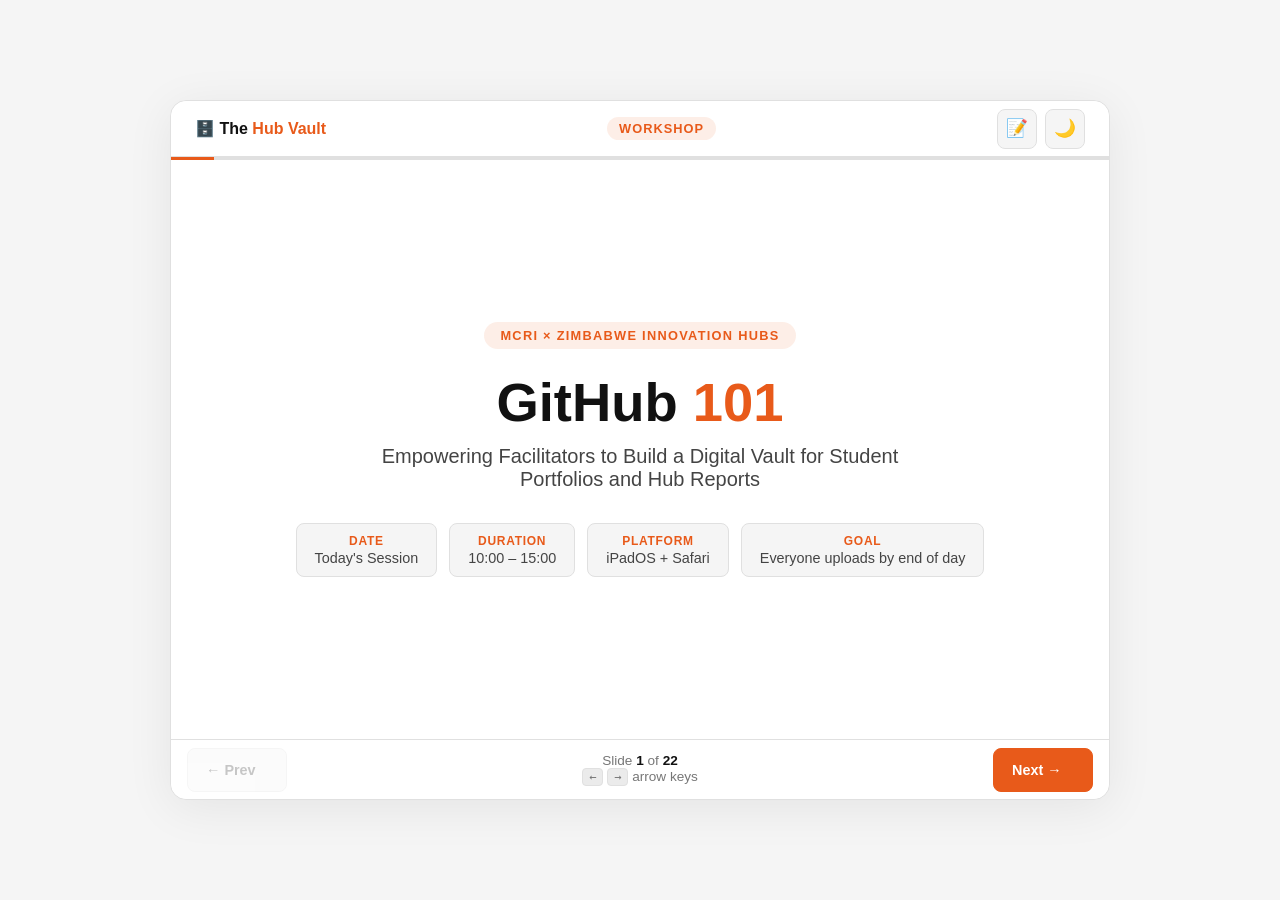
<file: hub-workshop-presentation.html>
<!DOCTYPE html>
<html lang="en">
<head>
  <meta charset="UTF-8" />
  <meta name="viewport" content="width=device-width, initial-scale=1.0" />
  <title>MCRI × Hub Facilitator Workshop — GitHub 101</title>
  <script>
    (function(){
      var t = localStorage.getItem('hub-vault-theme') ||
        (window.matchMedia('(prefers-color-scheme: dark)').matches ? 'dark' : 'light');
      document.documentElement.setAttribute('data-theme', t);
    })();
  </script>
  <style>
    /* ── Variables ─────────────────────────────────────────── */
    :root {
      --bg: #ffffff;
      --bg2: #f5f5f5;
      --bg3: #ebebeb;
      --card: #ffffff;
      --text: #111111;
      --text2: #444444;
      --text3: #777777;
      --accent: #e85a1a;
      --accent-h: #ff6b2b;
      --accent-bg: rgba(232, 90, 26, 0.1);
      --border: #e0e0e0;
      --shadow: rgba(0,0,0,0.07);
      --green: #16a34a;
      --green-bg: rgba(22,163,74,0.1);
      --amber: #d97706;
      --amber-bg: rgba(217,119,6,0.1);
      --blue: #2563eb;
      --blue-bg: rgba(37,99,235,0.1);
    }
    [data-theme="dark"] {
      --bg: #0f0f0f;
      --bg2: #1a1a1a;
      --bg3: #252525;
      --card: #1e1e1e;
      --text: #f0f0f0;
      --text2: #b0b0b0;
      --text3: #666666;
      --accent: #ff6b2b;
      --accent-h: #ff8c55;
      --accent-bg: rgba(255,107,43,0.12);
      --border: #333333;
      --shadow: rgba(0,0,0,0.35);
      --green: #22c55e;
      --green-bg: rgba(34,197,94,0.1);
      --amber: #fbbf24;
      --amber-bg: rgba(251,191,36,0.1);
      --blue: #60a5fa;
      --blue-bg: rgba(96,165,250,0.1);
    }

    /* ── Reset ─────────────────────────────────────────────── */
    *, *::before, *::after { box-sizing: border-box; margin: 0; padding: 0; }
    html { height: 100%; }
    body {
      height: 100%;
      font-family: -apple-system, BlinkMacSystemFont, 'Segoe UI', sans-serif;
      background: var(--bg2);
      color: var(--text);
      display: flex;
      align-items: center;
      justify-content: center;
      padding: 20px;
      overflow: hidden;
      transition: background .2s, color .2s;
    }

    /* ── Presentation Card ──────────────────────────────────── */
    #presentation-card {
      display: flex;
      flex-direction: column;
      width: 100%;
      max-width: 940px;
      height: min(700px, calc(100vh - 40px));
      background: var(--card);
      border: 1px solid var(--border);
      border-radius: 16px;
      box-shadow: 0 8px 48px var(--shadow);
      overflow: hidden;
      transition: height .3s ease;
    }
    #presentation-card.tall {
      height: calc(100vh - 40px);
    }
    ul, ol { padding-left: 1.4em; }
    li { margin-bottom: .45em; color: var(--text2); line-height: 1.6; font-size: 1rem; }
    strong { color: var(--text); font-weight: 700; }
    code {
      font-family: 'SF Mono', 'Fira Code', monospace;
      font-size: .85em;
      background: var(--bg3);
      color: var(--accent);
      padding: 2px 6px;
      border-radius: 4px;
      border: 1px solid var(--border);
    }

    /* ── Header ────────────────────────────────────────────── */
    #header {
      flex-shrink: 0;
      display: flex;
      align-items: center;
      justify-content: space-between;
      padding: 0 24px;
      height: 56px;
      border-bottom: 1px solid var(--border);
      background: var(--card);
      gap: 12px;
      border-radius: 16px 16px 0 0;
    }
    .h-logo {
      font-weight: 800;
      font-size: 1rem;
      color: var(--text);
      white-space: nowrap;
    }
    .h-logo span { color: var(--accent); }
    .h-phase {
      font-size: .8rem;
      font-weight: 700;
      letter-spacing: .08em;
      text-transform: uppercase;
      background: var(--accent-bg);
      color: var(--accent);
      padding: 4px 12px;
      border-radius: 100px;
      white-space: nowrap;
      transition: opacity .3s;
    }
    .h-controls {
      display: flex;
      align-items: center;
      gap: 8px;
    }
    .icon-btn {
      width: 40px; height: 40px;
      display: flex; align-items: center; justify-content: center;
      background: var(--bg2);
      border: 1px solid var(--border);
      border-radius: 8px;
      cursor: pointer;
      font-size: 1.1rem;
      color: var(--text2);
      transition: background .15s, border-color .15s;
      flex-shrink: 0;
    }
    .icon-btn:hover { background: var(--accent-bg); border-color: var(--accent); color: var(--accent); }
    .icon-btn.active { background: var(--accent-bg); border-color: var(--accent); color: var(--accent); }

    /* ── Progress Bar ──────────────────────────────────────── */
    #progress-bar {
      flex-shrink: 0;
      height: 3px;
      background: var(--border);
    }
    #progress-fill {
      height: 100%;
      background: var(--accent);
      transition: width .3s ease;
    }

    /* ── Slide Stage ───────────────────────────────────────── */
    #stage {
      flex: 1;
      overflow-y: auto;
      position: relative;
    }

    /* ── Slides ────────────────────────────────────────────── */
    .slide {
      display: none;
      padding: 32px 28px 20px;
      max-width: 860px;
      width: 100%;
      margin: 0 auto;
      animation: fadeIn .25s ease;
    }
    .slide.active { display: block; }
    @keyframes fadeIn { from { opacity: 0; transform: translateY(8px); } to { opacity: 1; transform: none; } }

    /* Cover slide */
    .slide-cover {
      display: none;
      flex-direction: column;
      align-items: center;
      justify-content: center;
      text-align: center;
      min-height: 100%;
      padding: 40px 24px;
    }
    .slide-cover.active { display: flex; }
    .cover-eyebrow {
      display: inline-block;
      background: var(--accent-bg);
      color: var(--accent);
      font-size: .8rem;
      font-weight: 700;
      letter-spacing: .1em;
      text-transform: uppercase;
      padding: 6px 16px;
      border-radius: 100px;
      margin-bottom: 24px;
    }
    .cover-title {
      font-size: clamp(2rem, 6vw, 3.4rem);
      font-weight: 900;
      line-height: 1.1;
      margin-bottom: 12px;
    }
    .cover-title span { color: var(--accent); }
    .cover-sub {
      font-size: clamp(1rem, 2.5vw, 1.25rem);
      color: var(--text2);
      max-width: 540px;
      margin-bottom: 32px;
    }
    .cover-meta {
      display: flex;
      flex-wrap: wrap;
      gap: 12px;
      justify-content: center;
    }
    .meta-pill {
      background: var(--bg2);
      border: 1px solid var(--border);
      border-radius: 8px;
      padding: 10px 18px;
      font-size: .9rem;
      color: var(--text2);
    }
    .meta-pill strong { color: var(--accent); display: block; font-size: .75rem; text-transform: uppercase; letter-spacing: .06em; margin-bottom: 2px; }

    /* Break / Lunch slide */
    .slide-break {
      display: none;
      flex-direction: column;
      align-items: center;
      justify-content: center;
      text-align: center;
      min-height: 100%;
      padding: 40px 24px;
    }
    .slide-break.active { display: flex; }
    .break-icon { font-size: 5rem; margin-bottom: 16px; }
    .break-title { font-size: clamp(1.8rem, 5vw, 3rem); font-weight: 900; margin-bottom: 8px; }
    .break-time { font-size: 1.1rem; color: var(--text2); margin-bottom: 24px; }
    .break-note {
      background: var(--bg2);
      border: 1px solid var(--border);
      border-radius: 12px;
      padding: 16px 24px;
      font-size: .95rem;
      color: var(--text2);
      max-width: 480px;
    }

    /* Slide header */
    .slide-phase {
      font-size: .75rem;
      font-weight: 700;
      letter-spacing: .1em;
      text-transform: uppercase;
      color: var(--accent);
      margin-bottom: 6px;
    }
    .slide-title {
      font-size: clamp(1.8rem, 4.5vw, 2.6rem);
      font-weight: 800;
      margin-bottom: 8px;
      line-height: 1.15;
    }
    .slide-subtitle {
      font-size: 1.05rem;
      color: var(--text2);
      margin-bottom: 24px;
      max-width: 640px;
    }

    /* Card grid */
    .cards {
      display: grid;
      grid-template-columns: repeat(auto-fit, minmax(220px, 1fr));
      gap: 16px;
      margin-bottom: 16px;
    }
    .cards-2 { grid-template-columns: repeat(auto-fit, minmax(300px, 1fr)); }
    .card {
      background: var(--card);
      border: 1px solid var(--border);
      border-radius: 12px;
      padding: 22px 20px;
      box-shadow: 0 2px 8px var(--shadow);
    }
    .card-icon { font-size: 2.6rem; margin-bottom: 12px; display: block; }
    .card h3 { font-size: 1.2rem; margin-bottom: 8px; }
    .card h4 { font-size: 1.05rem; margin-bottom: 8px; }
    .card p { font-size: 1rem; color: var(--text2); margin: 0; line-height: 1.5; }
    .card.accent { border-color: var(--accent); border-top: 3px solid var(--accent); }
    .card.green { border-top: 3px solid var(--green); }
    .card.amber { border-top: 3px solid var(--amber); }
    .card.blue { border-top: 3px solid var(--blue); }

    /* Callout */
    .callout {
      border-left: 4px solid var(--accent);
      background: var(--accent-bg);
      border-radius: 0 8px 8px 0;
      padding: 14px 18px;
      margin-bottom: 16px;
      font-size: .95rem;
    }
    .callout strong { color: var(--accent); display: block; margin-bottom: 4px; }
    .callout.warning { border-left-color: var(--amber); background: var(--amber-bg); }
    .callout.warning strong { color: var(--amber); }
    .callout.success { border-left-color: var(--green); background: var(--green-bg); }
    .callout.success strong { color: var(--green); }
    .callout.info { border-left-color: var(--blue); background: var(--blue-bg); }
    .callout.info strong { color: var(--blue); }

    /* Step badge (used inside cards on step slides) */
    .step-badge {
      width: 44px; height: 44px;
      background: var(--accent);
      color: #fff;
      border-radius: 50%;
      display: flex; align-items: center; justify-content: center;
      font-weight: 800; font-size: 1.3rem;
      margin-bottom: 12px;
      flex-shrink: 0;
    }

    /* TOC */
    .toc-list { list-style: none; padding: 0; display: flex; flex-direction: column; gap: 8px; }
    .toc-item {
      display: flex;
      align-items: center;
      gap: 14px;
      background: var(--card);
      border: 1px solid var(--border);
      border-radius: 10px;
      padding: 14px 18px;
      cursor: pointer;
      transition: border-color .15s, background .15s;
      text-decoration: none;
      color: var(--text);
    }
    .toc-item:hover { border-color: var(--accent); background: var(--accent-bg); }
    .toc-time {
      font-size: .8rem;
      font-weight: 700;
      color: var(--accent);
      background: var(--accent-bg);
      padding: 3px 8px;
      border-radius: 6px;
      white-space: nowrap;
    }
    .toc-item h4 { font-size: .95rem; margin: 0; }
    .toc-item p { font-size: .8rem; color: var(--text3); margin: 0; }
    .toc-dot {
      width: 10px; height: 10px;
      border-radius: 50%;
      background: var(--border);
      flex-shrink: 0;
    }
    .toc-dot.orange { background: var(--accent); }
    .toc-dot.green { background: var(--green); }
    .toc-dot.blue { background: var(--blue); }
    .toc-dot.amber { background: var(--amber); }
    .toc-dot.gray { background: var(--text3); }

    /* Comparison */
    .compare { display: grid; grid-template-columns: 1fr 1fr; gap: 12px; margin-bottom: 16px; }
    .compare-col { border-radius: 10px; padding: 20px; }
    .compare-col.bad { background: rgba(239,68,68,.09); border: 1px solid rgba(239,68,68,.25); }
    .compare-col.good { background: var(--green-bg); border: 1px solid rgba(22,163,74,.25); }
    .compare-col h4 { margin-bottom: 10px; font-size: .9rem; }
    .compare-col.bad h4 { color: #ef4444; }
    .compare-col.good h4 { color: var(--green); }

    /* Table */
    .tbl-wrap { overflow-x: auto; border: 1px solid var(--border); border-radius: 10px; margin-bottom: 16px; }
    table { width: 100%; border-collapse: collapse; font-size: .9rem; }
    thead { background: var(--accent); color: #fff; }
    thead th { padding: 11px 14px; text-align: left; font-weight: 700; }
    tbody td { padding: 11px 14px; color: var(--text2); border-bottom: 1px solid var(--border); }
    tbody tr:last-child td { border-bottom: none; }
    tbody tr:nth-child(even) { background: var(--bg2); }

    /* Notes panel */
    #notes-panel {
      flex-shrink: 0;
      background: var(--bg2);
      border-top: 2px solid var(--accent);
      padding: 14px 24px;
      display: none;
      max-height: 160px;
      overflow-y: auto;
    }
    #notes-panel.visible { display: block; }
    #notes-panel strong { color: var(--accent); font-size: .8rem; text-transform: uppercase; letter-spacing: .08em; display: block; margin-bottom: 6px; }
    #notes-panel p, #notes-panel ul, #notes-panel li {
      font-size: .9rem;
      color: var(--text2);
      margin-bottom: 4px;
    }

    /* Footer Nav */
    #footer {
      flex-shrink: 0;
      display: flex;
      align-items: center;
      justify-content: space-between;
      padding: 0 16px;
      height: 60px;
      border-top: 1px solid var(--border);
      background: var(--card);
      gap: 12px;
      border-radius: 0 0 16px 16px;
    }
    .nav-btn {
      display: flex; align-items: center; gap: 6px;
      min-width: 100px; height: 44px;
      padding: 0 18px;
      background: var(--bg2);
      border: 1px solid var(--border);
      border-radius: 8px;
      cursor: pointer;
      font-size: .9rem;
      font-weight: 600;
      color: var(--text2);
      transition: all .15s;
      white-space: nowrap;
    }
    .nav-btn:hover:not(:disabled) { background: var(--accent-bg); border-color: var(--accent); color: var(--accent); }
    .nav-btn:disabled { opacity: .3; cursor: not-allowed; }
    .nav-btn.primary { background: var(--accent); border-color: var(--accent); color: #fff; }
    .nav-btn.primary:hover:not(:disabled) { background: var(--accent-h); border-color: var(--accent-h); color: #fff; }
    .slide-counter {
      font-size: .85rem;
      color: var(--text3);
      text-align: center;
      flex: 1;
    }
    .slide-counter strong { color: var(--text); }

    /* Keyboard hint */
    .kbd {
      display: inline-flex; align-items: center; justify-content: center;
      background: var(--bg3);
      border: 1px solid var(--border);
      border-radius: 4px;
      padding: 1px 6px;
      font-size: .75rem;
      font-family: monospace;
      color: var(--text3);
    }

    /* Scrollbar */
    #stage::-webkit-scrollbar { width: 5px; }
    #stage::-webkit-scrollbar-track { background: transparent; }
    #stage::-webkit-scrollbar-thumb { background: var(--border); border-radius: 3px; }

    /* Responsive */
    @media (max-width: 600px) {
      .slide { padding: 24px 16px 16px; }
      .cards { grid-template-columns: 1fr; }
      .cards-2 { grid-template-columns: 1fr; }
      .compare { grid-template-columns: 1fr; }
      .nav-btn { min-width: 80px; padding: 0 12px; font-size: .85rem; }
      #header { padding: 0 14px; }
    }
  </style>
</head>
<body>

<!-- ── Presentation Card ──────────────────────────────────── -->
<div id="presentation-card">

<!-- ── Header ─────────────────────────────────────────────── -->
<div id="header">
  <div class="h-logo">🗄️ The <span>Hub Vault</span></div>
  <div class="h-phase" id="phase-label">Workshop</div>
  <div class="h-controls">
    <button class="icon-btn" id="notes-toggle" title="Toggle facilitator notes (N)">📝</button>
    <button class="icon-btn" id="theme-btn" title="Toggle light/dark mode">🌙</button>
  </div>
</div>

<!-- ── Progress Bar ───────────────────────────────────────── -->
<div id="progress-bar"><div id="progress-fill"></div></div>

<!-- ── Slide Stage ────────────────────────────────────────── -->
<div id="stage">

  <!-- ════════════════════════════════════════════════════════
       SLIDE 1 — COVER
       ════════════════════════════════════════════════════════ -->
  <div class="slide slide-cover" data-phase="Workshop" data-notes="Welcome everyone. Give people 5 minutes to settle and get their iPads out. Start on time — a workshop that starts late sets the wrong tone.">
    <div class="cover-eyebrow">MCRI × Zimbabwe Innovation Hubs</div>
    <h1 class="cover-title">GitHub <span>101</span></h1>
    <p class="cover-sub">Empowering Facilitators to Build a Digital Vault for Student Portfolios and Hub Reports</p>
    <div class="cover-meta">
      <div class="meta-pill"><strong>Date</strong>Today's Session</div>
      <div class="meta-pill"><strong>Duration</strong>10:00 – 15:00</div>
      <div class="meta-pill"><strong>Platform</strong>iPadOS + Safari</div>
      <div class="meta-pill"><strong>Goal</strong>Everyone uploads by end of day</div>
    </div>
  </div>

  <!-- ════════════════════════════════════════════════════════
       SLIDE 2 — TABLE OF CONTENTS
       ════════════════════════════════════════════════════════ -->
  <div class="slide" data-phase="Agenda" data-notes="Walk through the agenda quickly. Ask if anyone has a hard stop before 15:00. Confirm Wi-Fi is working NOW — not at the moment someone needs to upload.">
    <p class="slide-phase">Today's Plan</p>
    <h2 class="slide-title">What We're Covering</h2>
    <ul class="toc-list">
      <li class="toc-item" onclick="goToSlide(2)">
        <div class="toc-dot orange"></div>
        <span class="toc-time">10:00–10:45</span>
        <div><h4>Phase 1: The "Why" &amp; The Digital Vault</h4><p>What GitHub is, the iPad wipe problem, the Receipts demo</p></div>
      </li>
      <li class="toc-item" onclick="goToSlide(6)">
        <div class="toc-dot orange"></div>
        <span class="toc-time">10:45–11:30</span>
        <div><h4>Phase 2: The iPad-to-GitHub Pipeline</h4><p>Live demo + everyone uploads their first PDF</p></div>
      </li>
      <li class="toc-item" onclick="goToSlide(13)">
        <div class="toc-dot gray"></div>
        <span class="toc-time">11:30–11:45</span>
        <div><h4>☕ Break</h4><p>15 minutes</p></div>
      </li>
      <li class="toc-item" onclick="goToSlide(14)">
        <div class="toc-dot blue"></div>
        <span class="toc-time">11:45–13:00</span>
        <div><h4>Phase 3: Ownership — Creating Hub Repos</h4><p>Everyone builds their own hub repository</p></div>
      </li>
      <li class="toc-item" onclick="goToSlide(17)">
        <div class="toc-dot gray"></div>
        <span class="toc-time">13:00–14:00</span>
        <div><h4>🍽️ Lunch</h4><p>1 hour</p></div>
      </li>
      <li class="toc-item" onclick="goToSlide(18)">
        <div class="toc-dot green"></div>
        <span class="toc-time">14:00–14:45</span>
        <div><h4>Phase 4: Training the Trainers</h4><p>Scenario practice, student handover, weekly routines</p></div>
      </li>
      <li class="toc-item" onclick="goToSlide(20)">
        <div class="toc-dot amber"></div>
        <span class="toc-time">14:45–15:00</span>
        <div><h4>Closing &amp; The Golden Link</h4><p>Bookmarks, call to action, send-off</p></div>
      </li>
    </ul>
  </div>

  <!-- ════════════════════════════════════════════════════════
       SLIDE 3 — PHASE 1: THE PROBLEM
       ════════════════════════════════════════════════════════ -->
  <div class="slide" data-phase="Phase 1 — The Why" data-notes="This is your hook. Ask the room: 'Has anyone had a student lose their work?' Let them answer. The pain is real — make them feel it before you offer the solution. Don't rush past this slide.">
    <p class="slide-phase">Phase 1 — 10:00 to 10:45</p>
    <h2 class="slide-title">The Problem We're Solving</h2>
    <div class="callout warning">
      <strong>⚠️ The iPad Wipe Problem</strong>
      At the end of every cohort, hub iPads are reset. Every presentation, every project, every piece of student work — gone. Unless it's somewhere else.
    </div>
    <div class="compare">
      <div class="compare-col bad">
        <h4>❌ Without GitHub</h4>
        <ul>
          <li>iPad gets wiped — everything gone</li>
          <li>No proof. No portfolio. No record.</li>
          <li>Sponsors can't see what their money funded</li>
        </ul>
      </div>
      <div class="compare-col good">
        <h4>✅ With GitHub</h4>
        <ul>
          <li>iPad wipe? Doesn't matter</li>
          <li>Every upload is timestamped — permanent proof</li>
          <li>Sponsors see everything, from anywhere, no login</li>
        </ul>
      </div>
    </div>
    <div class="callout">
      <strong>The New Motto</strong>
      If it's not on GitHub, it didn't happen. That's the rule. That's what we're here to fix today.
    </div>
  </div>

  <!-- ════════════════════════════════════════════════════════
       SLIDE 4 — WHAT IS GITHUB
       ════════════════════════════════════════════════════════ -->
  <div class="slide" data-phase="Phase 1 — The Why" data-notes="Don't say 'version control' or 'Git repository'. Use only these three analogies. Point to each card as you explain. Ask: 'Which of these three would help your students most?' Get answers.">
    <p class="slide-phase">Phase 1 — What is GitHub?</p>
    <h2 class="slide-title">Three Things GitHub Does For Us</h2>
    <p class="slide-subtitle">Forget the technical definition. Here is what it actually means for your hub.</p>
    <div class="cards">
      <div class="card accent">
        <span class="card-icon">📁</span>
        <h3>The Folder</h3>
        <p>Cloud storage for every project file — accessible from any device, forever.</p>
      </div>
      <div class="card accent">
        <span class="card-icon">⏳</span>
        <h3>The Time Machine</h3>
        <p>Delete a slide Monday — GitHub has it from Sunday. Nothing is ever truly lost.</p>
      </div>
      <div class="card accent">
        <span class="card-icon">🛂</span>
        <h3>The Digital Passport</h3>
        <p><em>"I showed up. I did the work. Here is the proof."</em></p>
      </div>
    </div>
  </div>

  <!-- ════════════════════════════════════════════════════════
       SLIDE 5 — THE TOUR + THE RECEIPTS
       ════════════════════════════════════════════════════════ -->
  <div class="slide" data-phase="Phase 1 — The Why" data-notes="Open the demo repository on the big screen NOW. Narrate as you scroll. Then click the Commits count — show the timestamp list. Say: 'This student uploaded at 2:47 PM on a Tuesday. That is a receipt. That is what we are building today.'">
    <p class="slide-phase">Phase 1 — The Live Demo</p>
    <h2 class="slide-title">What a Real Repository Looks Like</h2>
    <div class="cards">
      <div class="card">
        <span class="card-icon">📂</span>
        <h3>The File List</h3>
        <p>Every uploaded PDF in one place. No email. No WhatsApp. Just a link.</p>
      </div>
      <div class="card">
        <span class="card-icon">📖</span>
        <h3>The README</h3>
        <p>The front cover. Tells visitors what this hub is and what they'll find here.</p>
      </div>
      <div class="card green">
        <span class="card-icon">🕐</span>
        <h3>The Commits Tab</h3>
        <p>Every upload is timestamped. Who uploaded, what file, exact date and time. These are the receipts.</p>
      </div>
    </div>
    <div class="callout warning">
      <strong>⚠️ The Rule</strong>
      "I did the work" is a claim. A commit dated Tuesday at 2:47 PM is evidence. Teach this difference from day one.
    </div>
  </div>

  <!-- ════════════════════════════════════════════════════════
       SLIDE 7 — ACCOUNT CHECK
       ════════════════════════════════════════════════════════ -->
  <div class="slide" data-phase="Phase 1 — The Why" data-notes="Walk the room. Do NOT stand at the front. Move between tables. The 40-minute mark is the deadline for this — if someone is stuck, pair them with a buddy immediately and move on. Don't let one blocked person stall the entire room.">
    <p class="slide-phase">Phase 1 — Account Check</p>
    <h2 class="slide-title">Everyone In Before We Move On</h2>
    <div class="callout warning">
      <strong>⚠️ Do This Now — Deadline: 10:40 AM</strong>
      Everyone must be logged into GitHub on their iPad before Phase 2 starts. A person who can't log in during the pipeline demo falls 30 minutes behind instantly.
    </div>
    <div class="cards">
      <div class="card">
        <span class="card-icon">✅</span>
        <h3>Already Logged In</h3>
        <p>Open Safari → <code>github.com</code> → profile picture in top right. You're ready.</p>
      </div>
      <div class="card">
        <span class="card-icon">🔑</span>
        <h3>Forgot Password</h3>
        <p>Tap "Forgot password" → check email. Can't access email? Pair with a buddy now.</p>
      </div>
      <div class="card">
        <span class="card-icon">🆕</span>
        <h3>No Account Yet</h3>
        <p><code>github.com</code> → "Sign up." Username must be professional: <code>TendaiMoyo</code> not <code>coolkid99</code>.</p>
      </div>
    </div>
  </div>

  <!-- ════════════════════════════════════════════════════════
       SLIDE 8 — PHASE 2: PIPELINE OVERVIEW
       ════════════════════════════════════════════════════════ -->
  <div class="slide" data-phase="Phase 2 — The Pipeline" data-notes="Mirror your iPad to the big screen NOW. Say: 'Watch me do this end-to-end first, then you will do it.' Do the full demo at a slow, visible pace. THEN let them follow along.">
    <p class="slide-phase">Phase 2 — 10:45 to 11:30</p>
    <h2 class="slide-title">The iPad-to-GitHub Pipeline</h2>
    <p class="slide-subtitle">Four steps. This is the workflow your students will repeat every week.</p>
    <div class="cards">
      <div class="card">
        <span class="step-badge">1</span>
        <h3>Keynote — Create</h3>
        <p>One slide: "Hello from [Your Hub]." Any theme, any size.</p>
      </div>
      <div class="card">
        <span class="step-badge">2</span>
        <h3>Export — PDF</h3>
        <p>Tap ··· → Export → PDF → <strong>Good</strong> quality. PDFs open everywhere — Keynote files don't.</p>
      </div>
      <div class="card">
        <span class="step-badge">3</span>
        <h3>Save — Files App</h3>
        <p>Save to Files with a clear name: <code>Hello-HarareHub-YourName.pdf</code></p>
      </div>
      <div class="card">
        <span class="step-badge">4</span>
        <h3>Upload — GitHub</h3>
        <p>Safari → repo → Add file → Upload → select PDF → commit message → Commit.</p>
      </div>
    </div>
  </div>

  <!-- ════════════════════════════════════════════════════════
       SLIDE 9 — STEP 1: KEYNOTE
       ════════════════════════════════════════════════════════ -->
  <div class="slide" data-phase="Phase 2 — The Pipeline" data-notes="Keep this fast — everyone already knows Keynote. The point is that we're creating something real to upload. If anyone doesn't have Keynote, they can use Pages or even write a title on a plain slide. The app doesn't matter — the PDF does.">
    <p class="slide-phase">Phase 2 — Step 1</p>
    <h2 class="slide-title">Keynote: Create Your Slide</h2>
    <div class="callout info">
      <strong>🖥️ Mirror Your iPad Now</strong>
      Everyone watches you first. Then they copy. Don't let them race ahead.
    </div>
    <div class="cards cards-2">
      <div class="card">
        <h4>What to Create</h4>
        <ul style="margin-top:8px;">
          <li>Open Keynote on your iPad</li>
          <li>Create a new presentation — any theme</li>
          <li>Title slide only: <em>"Hello from [Your Hub Name]"</em></li>
          <li>Add your name as subtitle</li>
          <li>That's it — one slide is enough for this demo</li>
        </ul>
      </div>
      <div class="card">
        <h4>Why Not Just Upload the Keynote?</h4>
        <p style="margin-bottom:10px;">A <code>.key</code> file only opens in Apple Keynote. A PDF opens in:</p>
        <ul>
          <li>Any web browser</li>
          <li>Any phone or tablet</li>
          <li>A sponsor's Windows laptop</li>
          <li>GitHub's built-in viewer — no download needed</li>
        </ul>
      </div>
    </div>
  </div>

  <!-- ════════════════════════════════════════════════════════
       SLIDE 10 — STEP 2: EXPORT PDF
       ════════════════════════════════════════════════════════ -->
  <div class="slide" data-phase="Phase 2 — The Pipeline" data-notes="This is the step most people get wrong — they pick 'Best' quality and their file is 50MB and won't upload. Say this clearly: 'Good quality. Not Best. Good.' Point at the slide.">
    <p class="slide-phase">Phase 2 — Step 2</p>
    <h2 class="slide-title">Export as PDF from Keynote</h2>
    <div class="cards">
      <div class="card">
        <span class="step-badge">1</span>
        <h3>Tap the three dots (···)</h3>
        <p>Top-right corner of Keynote — the overflow menu.</p>
      </div>
      <div class="card">
        <span class="step-badge">2</span>
        <h3>Tap "Export" → PDF</h3>
        <p>Select PDF from the format options.</p>
      </div>
      <div class="card">
        <span class="step-badge">3</span>
        <h3>Choose Quality: GOOD</h3>
        <p>Best = 50MB+. Good = under 5MB. GitHub limit is 25MB. <strong>Always choose Good.</strong></p>
      </div>
      <div class="card">
        <span class="step-badge">4</span>
        <h3>Tap Export to confirm</h3>
        <p>PDF is generated. A share sheet appears next.</p>
      </div>
    </div>
    <div class="callout warning">
      <strong>⚠️ Say this out loud</strong>
      "Good. Not Best. Good. Best = file too large to upload."
    </div>
  </div>

  <!-- ════════════════════════════════════════════════════════
       SLIDE 11 — STEP 3: SAVE TO FILES
       ════════════════════════════════════════════════════════ -->
  <div class="slide" data-phase="Phase 2 — The Pipeline" data-notes="The most common issue here: people tap 'Save to Files' and don't know where it saved. Tell them: On My iPad → Keynote is where it usually goes. OR use the Recents section. Name the file properly — this matters for finding it in the next step.">
    <p class="slide-phase">Phase 2 — Step 3</p>
    <h2 class="slide-title">Save to the Files App</h2>
    <div class="cards">
      <div class="card">
        <span class="step-badge">1</span>
        <h3>Tap "Save to Files"</h3>
        <p>From the share sheet after export. Look for the Files icon.</p>
      </div>
      <div class="card">
        <span class="step-badge">2</span>
        <h3>Choose save location</h3>
        <p><strong>On My iPad</strong> or <strong>iCloud Drive</strong>. Either works — remember which.</p>
      </div>
      <div class="card">
        <span class="step-badge">3</span>
        <h3>Rename the file</h3>
        <p><code>Hello-HarareHub-TendaiMoyo.pdf</code> — Hub + Name. No spaces.</p>
      </div>
      <div class="card">
        <span class="step-badge">4</span>
        <h3>Tap Save — then verify</h3>
        <p>Open Files app and confirm your PDF is there before switching to Safari.</p>
      </div>
    </div>
    <div class="callout">
      <strong>💡 Quick Check</strong>
      Don't move to Step 4 until you can see your PDF in the Files app.
    </div>
  </div>

  <!-- ════════════════════════════════════════════════════════
       SLIDE 12 — STEP 4: UPLOAD TO GITHUB
       ════════════════════════════════════════════════════════ -->
  <div class="slide" data-phase="Phase 2 — The Pipeline" data-notes="Write the collaboration repo URL on a whiteboard or post it in your group chat NOW so everyone can navigate to it. Don't make them type it from memory.">
    <p class="slide-phase">Phase 2 — Step 4</p>
    <h2 class="slide-title">Upload to GitHub in Safari</h2>
    <div class="cards">
      <div class="card">
        <span class="step-badge">1</span>
        <h3>Open Safari → Collaboration Repo</h3>
        <p>Use the URL on screen or in the group chat. Confirm you're logged in.</p>
      </div>
      <div class="card">
        <span class="step-badge">2</span>
        <h3>Tap "Add file" → "Upload files"</h3>
        <p>Near the top of the file list. Don't see it? You're not logged in.</p>
      </div>
      <div class="card">
        <span class="step-badge">3</span>
        <h3>Find your PDF</h3>
        <p>On My iPad → Keynote → select file. Or use Recents at the top of the picker.</p>
      </div>
      <div class="card">
        <span class="step-badge">4</span>
        <h3>Write commit message → Commit</h3>
        <p><em>"Hello from [Hub Name] — [Your Name]"</em> → tap the green Commit button.</p>
      </div>
    </div>
  </div>

  <!-- ════════════════════════════════════════════════════════
       SLIDE 13 — THE ACTIVITY
       ════════════════════════════════════════════════════════ -->
  <div class="slide" data-phase="Phase 2 — The Pipeline" data-notes="Give everyone 10 minutes to do this on their own. Walk the room. Don't do it for them — guide with questions: 'Where are you stuck?' Don't touch anyone's iPad unless absolutely necessary.">
    <p class="slide-phase">Phase 2 — Group Activity</p>
    <h2 class="slide-title">Now It's Your Turn</h2>
    <p class="slide-subtitle">Every facilitator creates a "Hello" PDF and uploads it to the shared Collaboration Repository.</p>
    <div class="callout">
      <strong>📋 Your Task</strong>
      Follow the 4-step pipeline to upload your Hello PDF to the shared repo. Your file name must include your hub name and your name: <code>Hello-[HubName]-[YourName].pdf</code>
    </div>
    <div class="cards">
      <div class="card green">
        <h4>✅ When You're Done</h4>
        <ul style="margin-top:8px;">
          <li>You can see your file in the repo file list</li>
          <li>The Commits count has gone up by 1</li>
          <li>Your commit message is visible in the history</li>
        </ul>
      </div>
      <div class="card amber">
        <h4>⚠️ If You're Stuck</h4>
        <ul style="margin-top:8px;">
          <li>Check you're logged into GitHub in Safari</li>
          <li>Check the file exists in your Files app</li>
          <li>Refresh the page and try again</li>
          <li>Raise your hand — a buddy or facilitator will help</li>
        </ul>
      </div>
    </div>
  </div>

  <!-- ════════════════════════════════════════════════════════
       SLIDE 14 — THE MAGIC MOMENT
       ════════════════════════════════════════════════════════ -->
  <div class="slide" data-phase="Phase 2 — The Pipeline" data-notes="This is the most important moment of the workshop. Wait until most people have uploaded — aim for 80%+ before doing the refresh. The gasp when 20+ files appear is the moment they go from 'I understand it' to 'I BELIEVE it'. Don't rush it.">
    <p class="slide-phase">Phase 2 — The Magic Moment</p>
    <h2 class="slide-title">Watch What Happens When We Refresh</h2>
    <div class="callout success">
      <strong>✨ Do This Now on the Big Screen</strong>
      Refresh the Collaboration Repository. Watch every facilitator's "Hello" PDF appear — all at once. This is a live, shared space. It's working in real time.
    </div>
    <div class="cards cards-2">
      <div class="card">
        <span class="card-icon">🎯</span>
        <h3>What Just Happened</h3>
        <p>20+ files. 20+ people. One link. No email, no WhatsApp, no "can you send it again."</p>
      </div>
      <div class="card">
        <span class="card-icon">💬</span>
        <h3>The Point</h3>
        <p>Every PDF is someone who showed up. The repository is proof of a community.</p>
      </div>
    </div>
  </div>

  <!-- ════════════════════════════════════════════════════════
       SLIDE 15 — BREAK
       ════════════════════════════════════════════════════════ -->
  <div class="slide slide-break" data-phase="Break" data-notes="Use the break to walk around and check: who struggled most? Who finished fastest? Make a mental note — the fast ones become peer helpers in Phase 3.">
    <div class="break-icon">☕</div>
    <h2 class="break-title">Break Time</h2>
    <p class="break-time">11:30 – 11:45 | Back in 15 minutes</p>
    <div class="break-note">Facilitators: use this time to check that everyone who struggled has a buddy lined up for Phase 3. The transition from following along to working independently is where people get lost.</div>
  </div>

  <!-- ════════════════════════════════════════════════════════
       SLIDE 16 — PHASE 3: CREATE HUB REPO
       ════════════════════════════════════════════════════════ -->
  <div class="slide" data-phase="Phase 3 — Ownership" data-notes="Phase 3 is about independence. They're no longer uploading to YOUR repo — they're building their own. The goal: every facilitator leaves today with a live hub repository.">
    <p class="slide-phase">Phase 3 — 11:45 to 13:00</p>
    <h2 class="slide-title">Create Your Own Hub Repository</h2>
    <p class="slide-subtitle">This is the repository that will represent your hub for the entire 2026 cohort.</p>
    <div class="tbl-wrap">
      <table>
        <thead><tr><th>Hub</th><th>Repository Name</th></tr></thead>
        <tbody>
          <tr><td>Mosi-oa-Tunya</td><td><code>MosiHub-Cohort-2026</code></td></tr>
          <tr><td>Harare</td><td><code>HarareHub-Cohort-2026</code></td></tr>
          <tr><td>Bulawayo</td><td><code>BulawayoHub-Cohort-2026</code></td></tr>
          <tr><td>Mutare</td><td><code>MutareHub-Cohort-2026</code></td></tr>
          <tr><td>Gweru</td><td><code>GweruHub-Cohort-2026</code></td></tr>
          <tr><td>Other</td><td><code>[HubName]Hub-Cohort-2026</code></td></tr>
        </tbody>
      </table>
    </div>
    <div class="callout">
      <strong>Settings to Use</strong>
      Visibility: <strong>Public</strong> (sponsors need to see it without a login). Tick "Add a README file." Everything else: default.
    </div>
  </div>

  <!-- ════════════════════════════════════════════════════════
       SLIDE 17 — MOCK REPORT TASK
       ════════════════════════════════════════════════════════ -->
  <div class="slide" data-phase="Phase 3 — Ownership" data-notes="Give 20–25 minutes for this. Some people will finish quickly — send them to help others. The 'mock report' content doesn't matter: it's the upload workflow they're practicing.">
    <p class="slide-phase">Phase 3 — Task</p>
    <h2 class="slide-title">Upload a Mock Weekly Report</h2>
    <p class="slide-subtitle">Practice the full workflow using your own hub repository.</p>
    <div class="cards cards-2">
      <div class="card">
        <h4>📋 The Task</h4>
        <ul style="margin-top:8px;">
          <li>Open Keynote → create a 2-slide "mock" weekly report</li>
          <li>Slide 1: Hub name + Week number + Date</li>
          <li>Slide 2: "X students attended. Topic: [anything]"</li>
          <li>Export as PDF → Good quality</li>
          <li>Save to Files: <code>Week-01-[HubName]-Report.pdf</code></li>
          <li>Upload to <strong>your own hub repo</strong></li>
          <li>Commit message: <em>"Week 1 mock report — [Hub Name]"</em></li>
        </ul>
      </div>
      <div class="card">
        <h4>✅ Done When...</h4>
        <ul style="margin-top:8px;">
          <li>Your hub repository has at least 1 commit</li>
          <li>The PDF is visible in the file list</li>
          <li>The commit message is descriptive</li>
          <li>You can copy the repo URL and share it</li>
        </ul>
        <div class="callout success" style="margin-top: 12px;">
          <strong>🏆 Bonus</strong>
          Create a <code>reports/</code> folder by typing <code>reports/</code> before the filename when uploading.
        </div>
      </div>
    </div>
    <div class="callout info" style="margin-top: 4px;">
      <strong>📋 Checkpoint — Before Moving On</strong>
      Post your repository URL in the group chat now. We'll spot-check 3 on the big screen together.
    </div>
  </div>

  <!-- ════════════════════════════════════════════════════════
       SLIDE 18 — FILE MANAGEMENT
       ════════════════════════════════════════════════════════ -->
  <div class="slide" data-phase="Phase 3 — Ownership" data-notes="Keep this short — 10 minutes max. The key message: we almost never delete. GitHub's power is that nothing is lost. Renaming and editing are for polish, not for regular workflow.">
    <p class="slide-phase">Phase 3 — File Management</p>
    <h2 class="slide-title">Editing, Renaming &amp; Deleting Files</h2>
    <div class="cards">
      <div class="card">
        <span class="card-icon">✏️</span>
        <h3>Editing a File</h3>
        <p>Click file → pencil icon. For PDFs: just upload a new version instead.</p>
      </div>
      <div class="card">
        <span class="card-icon">🗑️</span>
        <h3>Deleting a File</h3>
        <p>Removed from view — but stays in commit history forever. Nothing is truly erased.</p>
      </div>
      <div class="card">
        <span class="card-icon">🔒</span>
        <h3>Public vs. Private</h3>
        <p><strong>Hub repos = Public.</strong> Sponsors must see the work without needing a GitHub login.</p>
      </div>
    </div>
    <div class="callout warning">
      <strong>⚠️ Our Rule</strong>
      Hub repositories should always be <strong>Public</strong>. Sponsors should never need a GitHub account to see the work we are doing.
    </div>
  </div>

  <!-- ════════════════════════════════════════════════════════
       SLIDE 19 — LUNCH
       ════════════════════════════════════════════════════════ -->
  <div class="slide slide-break" data-phase="Lunch" data-notes="During lunch: identify the 2–3 most confident facilitators. Ask them if they'd be willing to be 'Floor Helpers' for Phase 4 — walking the room while you present. This multiplies your reach significantly.">
    <div class="break-icon">🍽️</div>
    <h2 class="break-title">Lunch Break</h2>
    <p class="break-time">13:00 – 14:00 | Back in one hour</p>
    <div class="break-note">If you haven't finished Phase 3, use this time to complete your hub repository. Phase 4 assumes your repo is live — you need it to follow along.</div>
  </div>

  <!-- ════════════════════════════════════════════════════════
       SLIDE 21 — PHASE 4: SCENARIO TRAINING
       ════════════════════════════════════════════════════════ -->
  <div class="slide" data-phase="Phase 4 — Training" data-notes="Run this as a discussion — pose the scenario, wait for answers, then show the solution. Don't rush to the answer. The facilitators who talk through the problem out loud are the ones who remember the solution. Give them 3 minutes to discuss in pairs.">
    <p class="slide-phase">Phase 4 — 14:00 to 14:45</p>
    <h2 class="slide-title">Scenario: What Would You Do?</h2>
    <div class="callout amber">
      <strong>🎭 Scenario</strong>
      A student tells you: <em>"I finished my Blue's Adventure presentation but the iPad was wiped at the end of last cohort and my Keynote file is gone."</em>
    </div>
    <div class="cards cards-2">
      <div class="card">
        <h4>Without GitHub</h4>
        <p>Nothing you can do. The work is gone. No proof, no portfolio, no record.</p>
      </div>
      <div class="card green">
        <h4>With GitHub</h4>
        <p>Check the repo. Committed? It's there — timestamped, permanent. Not committed? That's the lesson they never forget.</p>
      </div>
    </div>
    <div class="callout">
      <strong>💬 The Question to Ask Students</strong>
      "Did you upload it to GitHub?" That's it. Two outcomes: yes (they're safe) or no (they learn the rule the hard way, once).
    </div>
  </div>

  <!-- ════════════════════════════════════════════════════════
       SLIDE 22 — THE HANDOVER + WEEKLY ROUTINE
       ════════════════════════════════════════════════════════ -->
  <div class="slide" data-phase="Phase 4 — Training" data-notes="Open the Hub Vault → Student Zone on the big screen now. Walk through it as if you are a student. Then ask: 'When in your weekly schedule could this realistically happen?' Get a specific day and time from each facilitator — not 'sometime during the week.'">
    <p class="slide-phase">Phase 4 — Teaching &amp; Habits</p>
    <h2 class="slide-title">Hand It Over &amp; Make It Stick</h2>
    <div class="cards">
      <div class="card accent">
        <span class="card-icon">🎓</span>
        <h3>Student Zone</h3>
        <p>Step-by-step pipeline, screenshots, plain language. Point students here on Day 1 — they can follow it independently.</p>
      </div>
      <div class="card accent">
        <span class="card-icon">📋</span>
        <h3>Cheat Sheet</h3>
        <p>"Safari froze" → send them here. "What is a commit?" → send them here. It answers the questions so you don't have to.</p>
      </div>
      <div class="card">
        <span class="card-icon">📅</span>
        <h3>GitHub Friday</h3>
        <p>Pick a fixed time. <em>"Every Friday at 2 PM, we upload."</em> Name the ritual — rituals with names get done, vague ones get skipped.</p>
      </div>
    </div>
    <div class="callout info">
      <strong>🖥️ Show on Screen</strong>
      Open The Hub Vault → Student Zone. Walk through it together before moving on.
    </div>
  </div>

  <!-- ════════════════════════════════════════════════════════
       SLIDE 24 — CLOSING: BOOKMARKS
       ════════════════════════════════════════════════════════ -->
  <div class="slide" data-phase="Closing" data-notes="Do this together, in real time, on everyone's iPad. Don't move to the next slide until every person has the Hub Vault bookmarked. It takes 60 seconds per person. This is the safety net — if they forget everything else, the bookmark leads them back.">
    <p class="slide-phase">Closing — 14:45 to 15:00</p>
    <h2 class="slide-title">The Bookmark Session</h2>
    <p class="slide-subtitle">Do this now, on your iPad, while we're all here together.</p>
    <div class="callout warning">
      <strong>⚠️ Do Not Skip This</strong>
      The Hub Vault is only useful if they can find it. A bookmark costs 10 seconds. Searching for a URL when a student is waiting costs 5 minutes of confusion.
    </div>
    <div class="cards cards-2">
      <div class="card">
        <span class="card-icon">📌</span>
        <h3>How to Bookmark (iPad Safari)</h3>
        <ol style="margin-top:8px; color: var(--text2);">
          <li>Open the page in Safari</li>
          <li>Tap the share icon → <strong>"Add Bookmark"</strong></li>
          <li>Name it and tap <strong>Save</strong></li>
        </ol>
      </div>
      <div class="card">
        <span class="card-icon">🔖</span>
        <h3>Three Bookmarks. That's It.</h3>
        <ul style="margin-top:8px;">
          <li>The Hub Vault</li>
          <li>Your hub's GitHub repository</li>
          <li>The Cheat Sheet page</li>
        </ul>
      </div>
    </div>
  </div>

  <!-- ════════════════════════════════════════════════════════
       SLIDE 25 — CLOSING
       ════════════════════════════════════════════════════════ -->
  <div class="slide" data-phase="Closing" data-notes="Say it with energy. The challenge is verifiable — you can check their repos at the end of the week. Leave this slide up as people pack up. Send the Hub Vault URL in the group chat right now.">
    <p class="slide-phase">Closing — Go Build the Vault</p>
    <h2 class="slide-title">One Real Upload Before Sunday</h2>
    <div class="cards">
      <div class="card green">
        <span class="card-icon">🏆</span>
        <h3>The Challenge</h3>
        <p>Upload one real document from your hub before Sunday. Not a test file — a real one. The commit timestamp tells the story.</p>
      </div>
      <div class="card accent">
        <span class="card-icon">🗄️</span>
        <h3>The Hub Vault</h3>
        <p>Student Zone · Cheat Sheet · Glossary. Everything in one place. Bookmark it now before you leave.</p>
      </div>
      <div class="card amber">
        <span class="card-icon">🛠️</span>
        <h3>If Something Breaks</h3>
        <ul style="margin-top:8px; font-size:.9rem;">
          <li><strong>Upload fails:</strong> Check Wi-Fi, check file size</li>
          <li><strong>File too big:</strong> Re-export at "Good" quality</li>
          <li><strong>Can't find file:</strong> Files app → Recents</li>
        </ul>
      </div>
    </div>
    <div class="callout success" style="margin-top: 4px;">
      <strong>✅ You Are Now a GitHub Facilitator</strong>
      Every upload is a student who showed up. Every repository is a hub that took its work seriously. Go build the vault.
    </div>
  </div>

</div><!-- end #stage -->

<!-- ── Notes Panel ────────────────────────────────────────── -->
<div id="notes-panel">
  <strong>📝 Facilitator Notes</strong>
  <p id="notes-content"></p>
</div>

<!-- ── Footer ─────────────────────────────────────────────── -->
<div id="footer">
  <button class="nav-btn" id="btn-prev" onclick="navigate(-1)" disabled>← Prev</button>
  <div class="slide-counter">
    Slide <strong id="current-num">1</strong> of <strong id="total-num">22</strong>
    <br/><span class="kbd">←</span> <span class="kbd">→</span> arrow keys
  </div>
  <button class="nav-btn primary" id="btn-next" onclick="navigate(1)">Next →</button>
</div>

</div><!-- end #presentation-card -->

<script>
(function(){
  'use strict';

  /* ── Theme ─────────────────────────────────────────────── */
  function applyTheme(t){
    document.documentElement.setAttribute('data-theme', t);
    var btn = document.getElementById('theme-btn');
    if(btn) btn.textContent = t === 'dark' ? '☀️' : '🌙';
    localStorage.setItem('hub-vault-theme', t);
  }
  document.getElementById('theme-btn').addEventListener('click', function(){
    var cur = document.documentElement.getAttribute('data-theme');
    applyTheme(cur === 'dark' ? 'light' : 'dark');
  });
  applyTheme(localStorage.getItem('hub-vault-theme') ||
    (window.matchMedia('(prefers-color-scheme: dark)').matches ? 'dark' : 'light'));

  /* ── Slides ────────────────────────────────────────────── */
  var slides = Array.from(document.querySelectorAll('#stage .slide'));
  var current = 0;
  var notesVisible = false;

  document.getElementById('total-num').textContent = slides.length;

  function showSlide(idx){
    slides[current].classList.remove('active');
    current = Math.max(0, Math.min(idx, slides.length - 1));
    var s = slides[current];
    s.classList.add('active');

    // Scroll stage to top
    document.getElementById('stage').scrollTop = 0;

    // Update counter
    document.getElementById('current-num').textContent = current + 1;

    // Update progress
    document.getElementById('progress-fill').style.width =
      ((current + 1) / slides.length * 100) + '%';

    // Update phase label
    document.getElementById('phase-label').textContent =
      s.dataset.phase || 'Workshop';

    // Update buttons
    document.getElementById('btn-prev').disabled = current === 0;
    document.getElementById('btn-next').disabled = current === slides.length - 1;

    // Tall card for TOC slide only
    document.getElementById('presentation-card').classList.toggle('tall', current === 1);

    // Update notes
    if(notesVisible){
      var notes = s.dataset.notes || '';
      document.getElementById('notes-content').textContent = notes || 'No notes for this slide.';
    }
  }

  window.navigate = function(dir){ showSlide(current + dir); };
  window.goToSlide = function(idx){ showSlide(idx); };

  /* ── Notes Toggle ──────────────────────────────────────── */
  document.getElementById('notes-toggle').addEventListener('click', function(){
    notesVisible = !notesVisible;
    var panel = document.getElementById('notes-panel');
    var btn = document.getElementById('notes-toggle');
    panel.classList.toggle('visible', notesVisible);
    btn.classList.toggle('active', notesVisible);
    if(notesVisible){
      var notes = slides[current].dataset.notes || 'No notes for this slide.';
      document.getElementById('notes-content').textContent = notes;
    }
  });

  /* ── Keyboard ──────────────────────────────────────────── */
  document.addEventListener('keydown', function(e){
    if(e.key === 'ArrowRight' || e.key === 'ArrowDown' || e.key === ' ') {
      e.preventDefault(); navigate(1);
    } else if(e.key === 'ArrowLeft' || e.key === 'ArrowUp') {
      e.preventDefault(); navigate(-1);
    } else if(e.key === 'n' || e.key === 'N') {
      document.getElementById('notes-toggle').click();
    } else if(e.key === 'Home') {
      e.preventDefault(); showSlide(0);
    } else if(e.key === 'End') {
      e.preventDefault(); showSlide(slides.length - 1);
    }
  });

  /* ── Init ──────────────────────────────────────────────── */
  showSlide(0);
})();
</script>
</body>
</html>
</file>
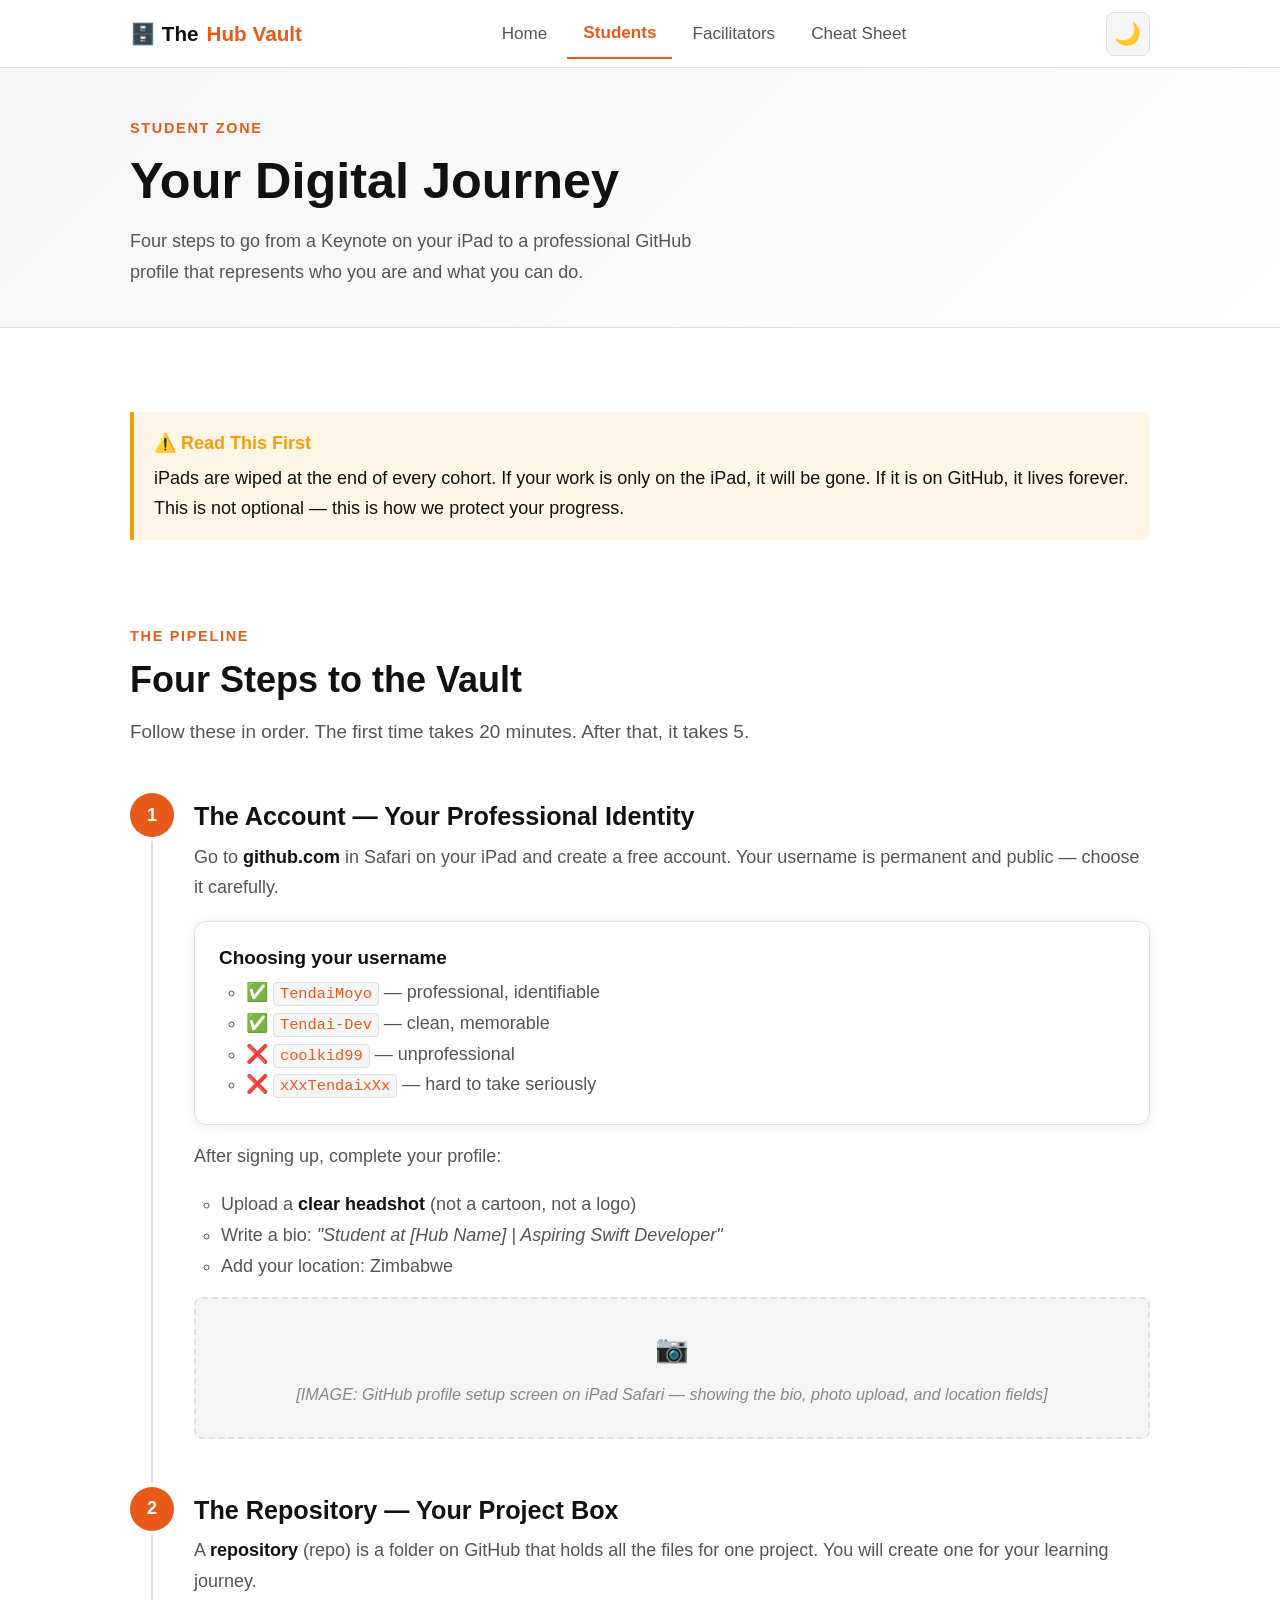
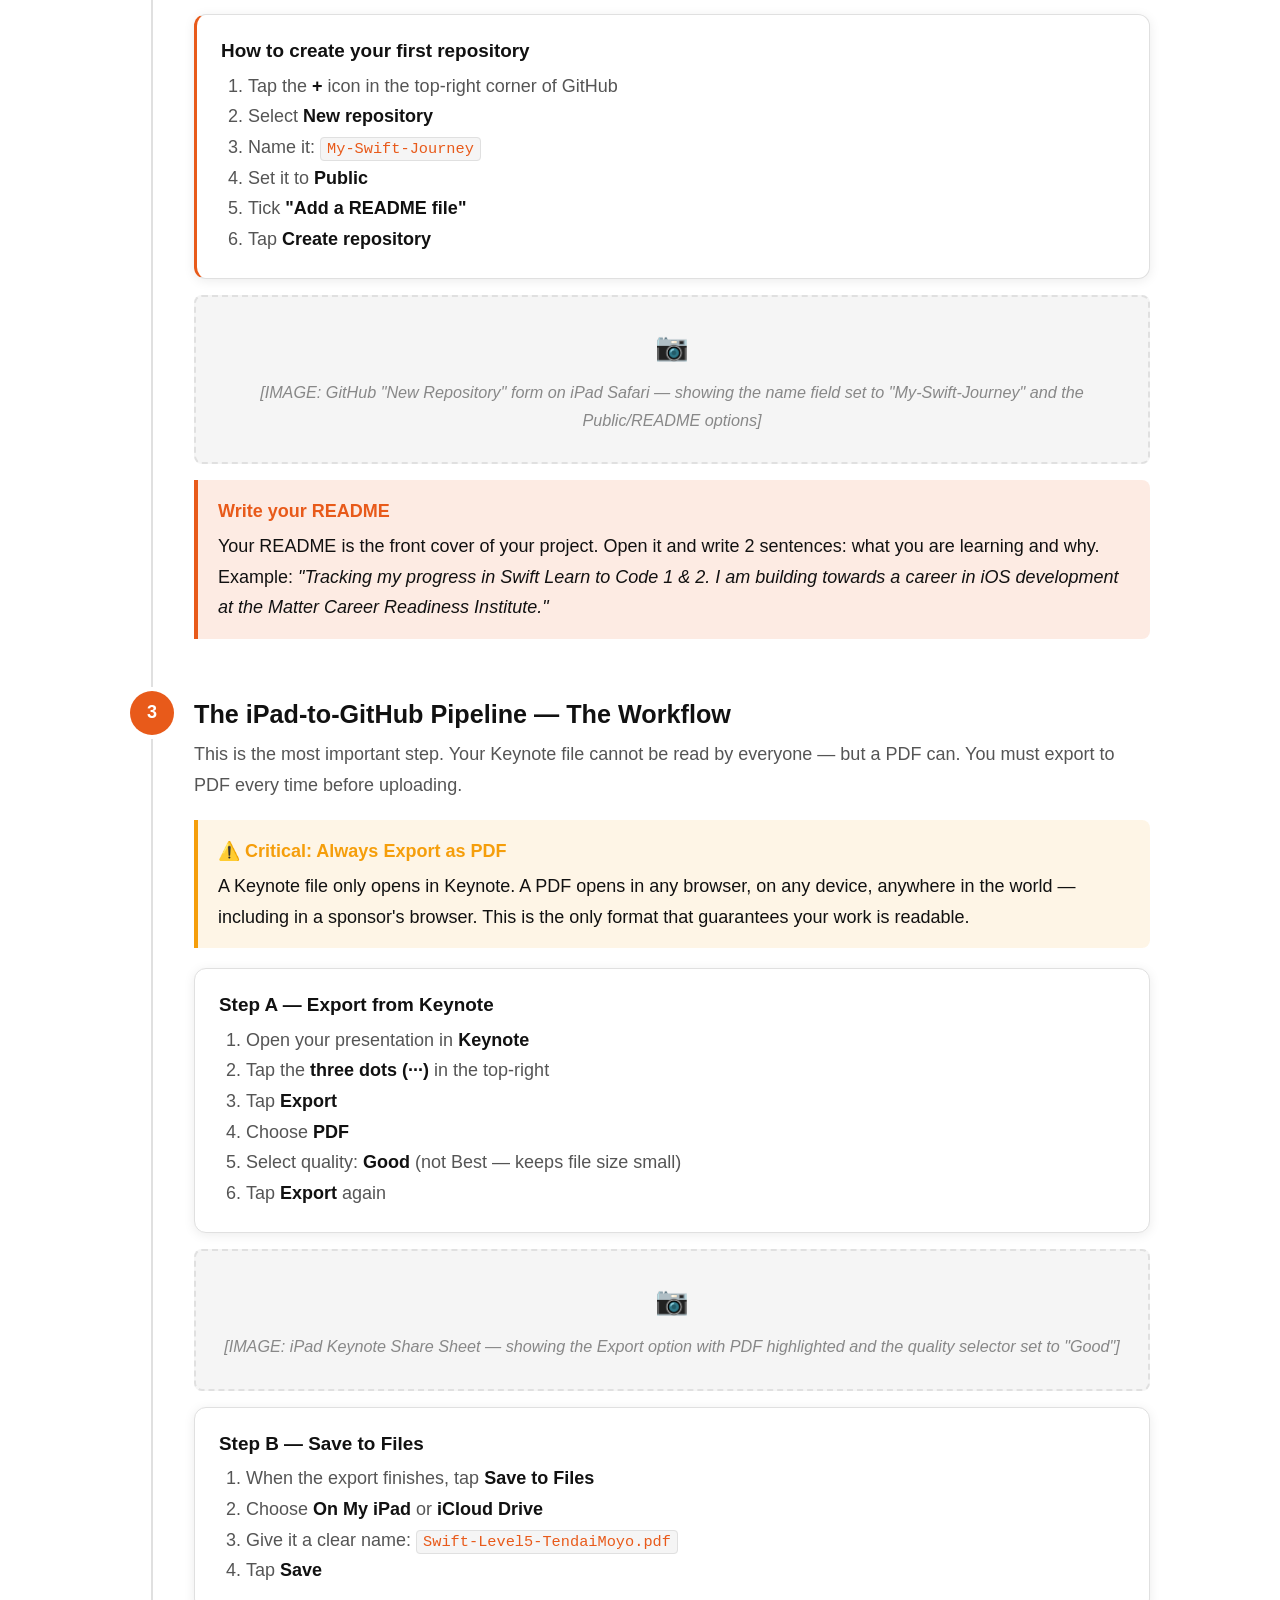
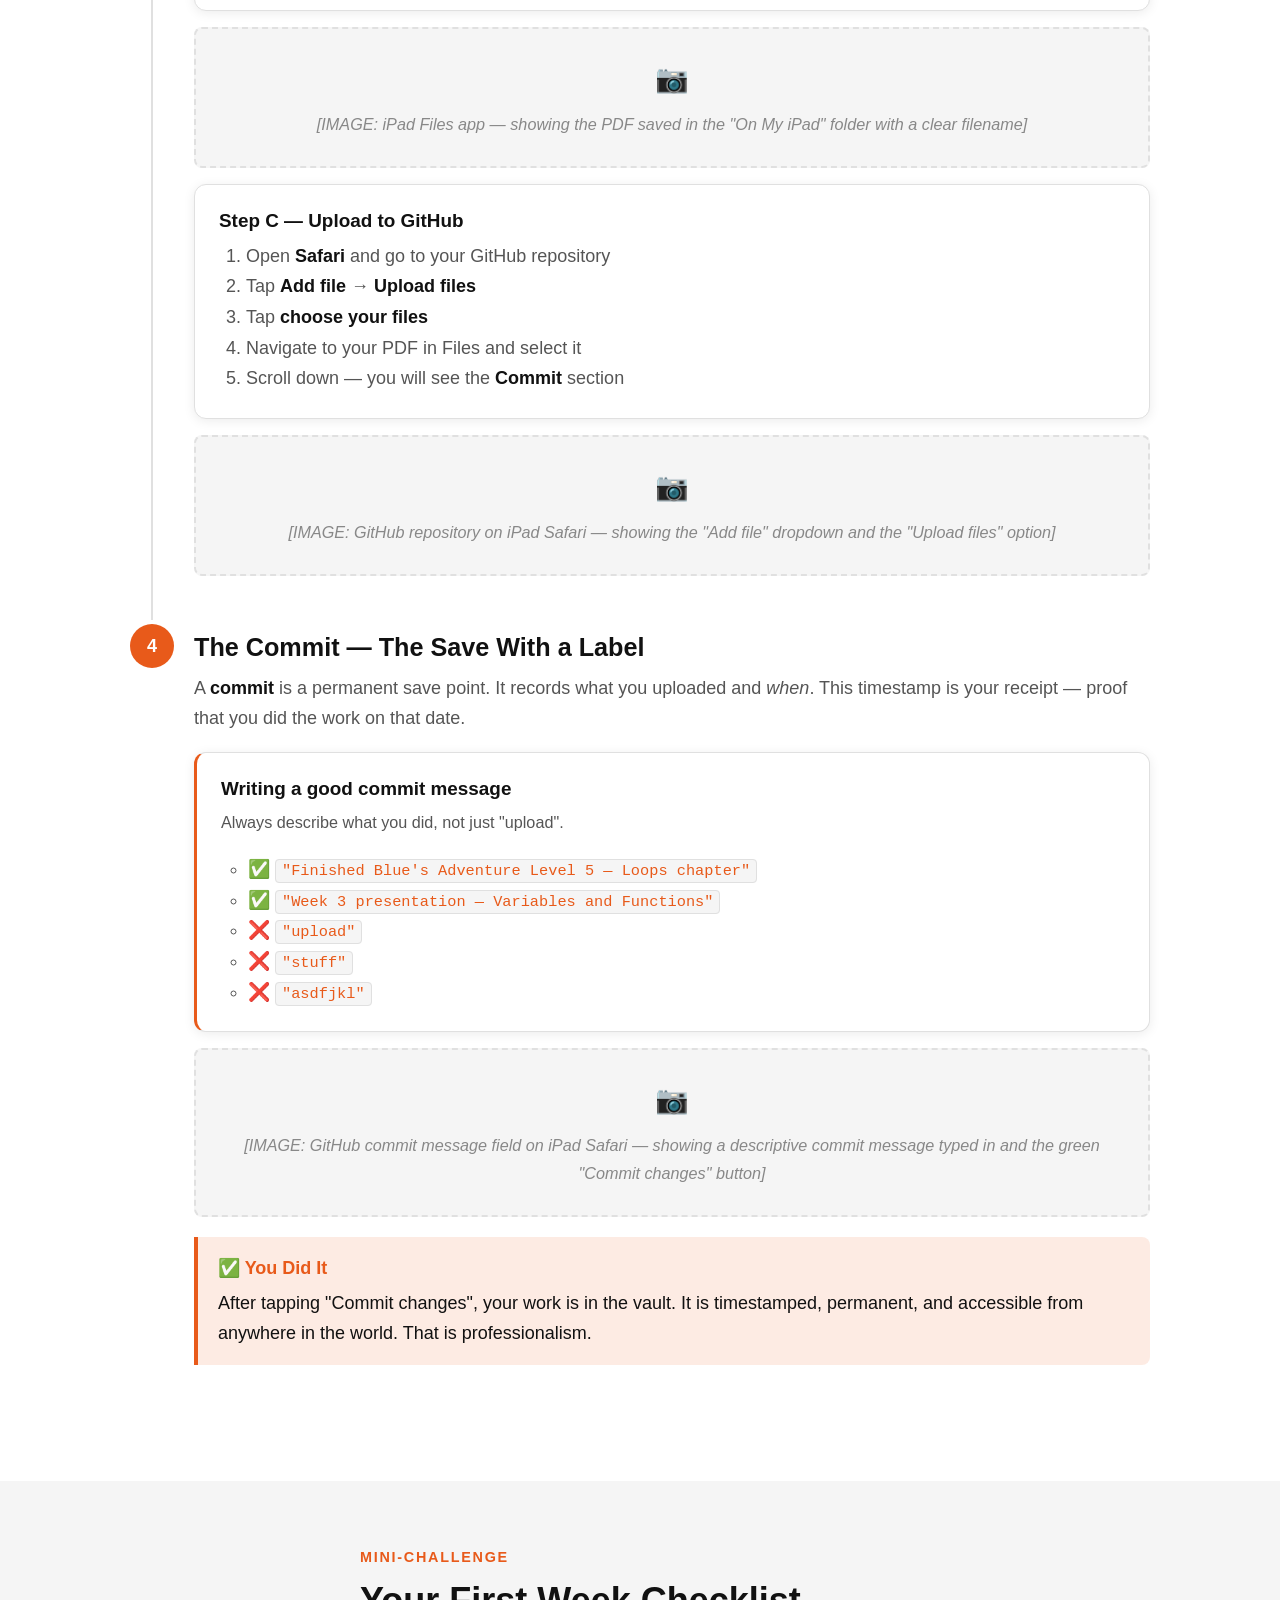
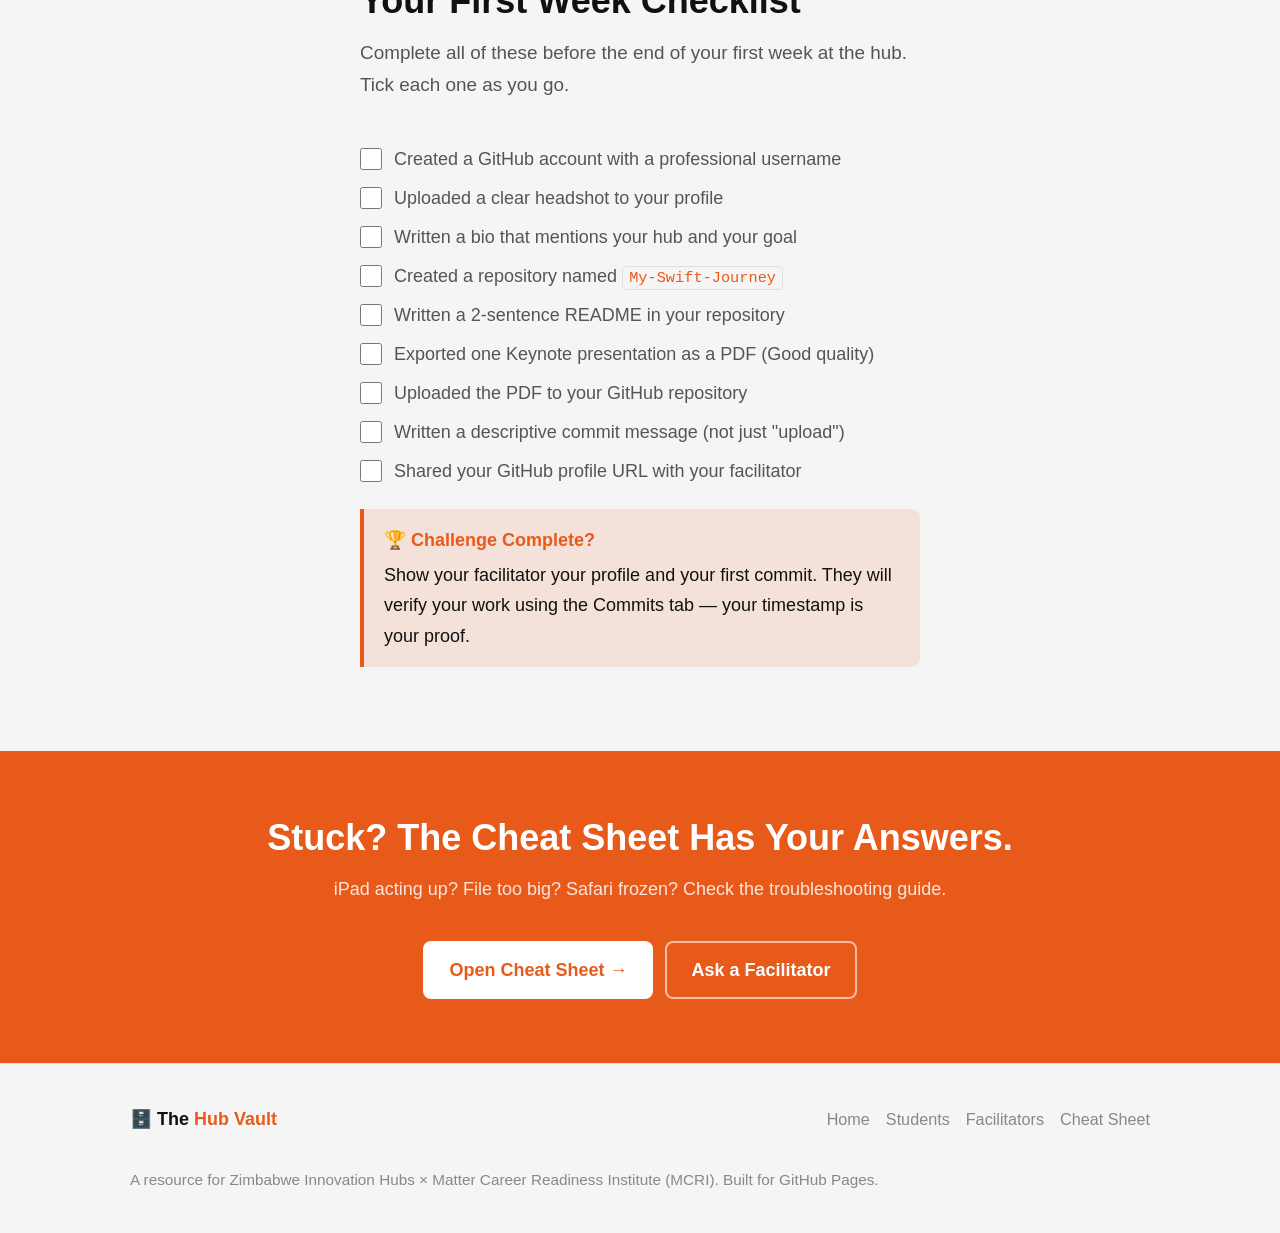
<file: student-zone.html>
<!DOCTYPE html>
<html lang="en">
<head>
  <meta charset="UTF-8" />
  <meta name="viewport" content="width=device-width, initial-scale=1.0" />
  <title>Student Zone — The Hub Vault</title>
  <meta name="description" content="Step-by-step guide for students: set up GitHub, create your repository, export Keynote as PDF, and upload your work from your iPad." />
  <link rel="stylesheet" href="assets/css/style.css" />
  <script>
    (function(){
      var t = localStorage.getItem('hub-vault-theme') ||
              (window.matchMedia('(prefers-color-scheme: dark)').matches ? 'dark' : 'light');
      document.documentElement.setAttribute('data-theme', t);
    })();
  </script>
</head>
<body>

  <!-- ── Header ─────────────────────────────────────────── -->
  <header class="site-header">
    <div class="container nav-inner">
      <a href="index.html" class="nav-logo">🗄️ The <span>Hub Vault</span></a>
      <nav aria-label="Main navigation">
        <ul class="nav-links">
          <li><a href="index.html">Home</a></li>
          <li><a href="student-zone.html">Students</a></li>
          <li><a href="facilitator-portal.html">Facilitators</a></li>
          <li><a href="cheat-sheet.html">Cheat Sheet</a></li>
        </ul>
      </nav>
      <div class="nav-right">
        <button class="theme-toggle" id="theme-toggle" aria-label="Toggle light/dark mode">🌙</button>
        <button class="hamburger" id="hamburger" aria-label="Open navigation" aria-expanded="false">
          <span></span><span></span><span></span>
        </button>
      </div>
    </div>
    <nav class="nav-mobile" id="nav-mobile" aria-label="Mobile navigation">
      <a href="index.html">🏠 Home</a>
      <a href="student-zone.html">🎓 Students</a>
      <a href="facilitator-portal.html">🏢 Facilitators</a>
      <a href="cheat-sheet.html">📋 Cheat Sheet</a>
    </nav>
  </header>

  <!-- ── Page Header ────────────────────────────────────── -->
  <div class="page-header">
    <div class="container">
      <p class="section-label">Student Zone</p>
      <h1>Your Digital Journey</h1>
      <p>
        Four steps to go from a Keynote on your iPad to a professional GitHub profile that represents who you are and what you can do.
      </p>
    </div>
  </div>

  <!-- ── Critical Warning ───────────────────────────────── -->
  <section class="section" style="padding-bottom: 0;">
    <div class="container">
      <div class="callout callout-warning">
        <strong>⚠️ Read This First</strong>
        iPads are wiped at the end of every cohort. If your work is only on the iPad, it will be gone. If it is on GitHub, it lives forever. This is not optional — this is how we protect your progress.
      </div>
    </div>
  </section>

  <!-- ── 4-Step Pipeline ────────────────────────────────── -->
  <section class="section">
    <div class="container">
      <p class="section-label">The Pipeline</p>
      <h2 class="section-title">Four Steps to the Vault</h2>
      <p class="section-subtitle">Follow these in order. The first time takes 20 minutes. After that, it takes 5.</p>

      <ul class="steps-list" style="margin-top: 2rem;">

        <!-- Step 1 -->
        <li class="step-item">
          <div class="step-connector">
            <div class="step-number">1</div>
            <div class="step-line"></div>
          </div>
          <div class="step-content">
            <h3>The Account — Your Professional Identity</h3>
            <p>
              Go to <strong>github.com</strong> in Safari on your iPad and create a free account. Your username is permanent and public — choose it carefully.
            </p>

            <div class="card" style="margin: 16px 0;">
              <h4>Choosing your username</h4>
              <ul style="margin-top: 8px; color: var(--text-secondary);">
                <li>✅ <code>TendaiMoyo</code> — professional, identifiable</li>
                <li>✅ <code>Tendai-Dev</code> — clean, memorable</li>
                <li>❌ <code>coolkid99</code> — unprofessional</li>
                <li>❌ <code>xXxTendaixXx</code> — hard to take seriously</li>
              </ul>
            </div>

            <p>
              After signing up, complete your profile:
            </p>
            <ul style="color: var(--text-secondary);">
              <li>Upload a <strong>clear headshot</strong> (not a cartoon, not a logo)</li>
              <li>Write a bio: <em>"Student at [Hub Name] | Aspiring Swift Developer"</em></li>
              <li>Add your location: Zimbabwe</li>
            </ul>

            <div class="img-placeholder">
              [IMAGE: GitHub profile setup screen on iPad Safari — showing the bio, photo upload, and location fields]
            </div>
          </div>
        </li>

        <!-- Step 2 -->
        <li class="step-item">
          <div class="step-connector">
            <div class="step-number">2</div>
            <div class="step-line"></div>
          </div>
          <div class="step-content">
            <h3>The Repository — Your Project Box</h3>
            <p>
              A <strong>repository</strong> (repo) is a folder on GitHub that holds all the files for one project. You will create one for your learning journey.
            </p>

            <div class="card" style="margin: 16px 0; border-left: 3px solid var(--accent);">
              <h4>How to create your first repository</h4>
              <ol style="margin-top: 8px; color: var(--text-secondary);">
                <li>Tap the <strong>+</strong> icon in the top-right corner of GitHub</li>
                <li>Select <strong>New repository</strong></li>
                <li>Name it: <code>My-Swift-Journey</code></li>
                <li>Set it to <strong>Public</strong></li>
                <li>Tick <strong>"Add a README file"</strong></li>
                <li>Tap <strong>Create repository</strong></li>
              </ol>
            </div>

            <div class="img-placeholder">
              [IMAGE: GitHub "New Repository" form on iPad Safari — showing the name field set to "My-Swift-Journey" and the Public/README options]
            </div>

            <div class="callout" style="margin-top: 16px;">
              <strong>Write your README</strong>
              Your README is the front cover of your project. Open it and write 2 sentences: what you are learning and why. Example: <em>"Tracking my progress in Swift Learn to Code 1 &amp; 2. I am building towards a career in iOS development at the Matter Career Readiness Institute."</em>
            </div>
          </div>
        </li>

        <!-- Step 3 -->
        <li class="step-item">
          <div class="step-connector">
            <div class="step-number">3</div>
            <div class="step-line"></div>
          </div>
          <div class="step-content">
            <h3>The iPad-to-GitHub Pipeline — The Workflow</h3>
            <p>
              This is the most important step. Your Keynote file cannot be read by everyone — but a PDF can. You must export to PDF every time before uploading.
            </p>

            <div class="callout callout-warning">
              <strong>⚠️ Critical: Always Export as PDF</strong>
              A Keynote file only opens in Keynote. A PDF opens in any browser, on any device, anywhere in the world — including in a sponsor's browser. This is the only format that guarantees your work is readable.
            </div>

            <div class="card" style="margin: 16px 0;">
              <h4>Step A — Export from Keynote</h4>
              <ol style="margin-top: 8px; color: var(--text-secondary);">
                <li>Open your presentation in <strong>Keynote</strong></li>
                <li>Tap the <strong>three dots (···)</strong> in the top-right</li>
                <li>Tap <strong>Export</strong></li>
                <li>Choose <strong>PDF</strong></li>
                <li>Select quality: <strong>Good</strong> (not Best — keeps file size small)</li>
                <li>Tap <strong>Export</strong> again</li>
              </ol>
            </div>

            <div class="img-placeholder">
              [IMAGE: iPad Keynote Share Sheet — showing the Export option with PDF highlighted and the quality selector set to "Good"]
            </div>

            <div class="card" style="margin: 16px 0;">
              <h4>Step B — Save to Files</h4>
              <ol style="margin-top: 8px; color: var(--text-secondary);">
                <li>When the export finishes, tap <strong>Save to Files</strong></li>
                <li>Choose <strong>On My iPad</strong> or <strong>iCloud Drive</strong></li>
                <li>Give it a clear name: <code>Swift-Level5-TendaiMoyo.pdf</code></li>
                <li>Tap <strong>Save</strong></li>
              </ol>
            </div>

            <div class="img-placeholder">
              [IMAGE: iPad Files app — showing the PDF saved in the "On My iPad" folder with a clear filename]
            </div>

            <div class="card" style="margin: 16px 0;">
              <h4>Step C — Upload to GitHub</h4>
              <ol style="margin-top: 8px; color: var(--text-secondary);">
                <li>Open <strong>Safari</strong> and go to your GitHub repository</li>
                <li>Tap <strong>Add file</strong> → <strong>Upload files</strong></li>
                <li>Tap <strong>choose your files</strong></li>
                <li>Navigate to your PDF in Files and select it</li>
                <li>Scroll down — you will see the <strong>Commit</strong> section</li>
              </ol>
            </div>

            <div class="img-placeholder">
              [IMAGE: GitHub repository on iPad Safari — showing the "Add file" dropdown and the "Upload files" option]
            </div>
          </div>
        </li>

        <!-- Step 4 -->
        <li class="step-item">
          <div class="step-connector">
            <div class="step-number">4</div>
            <div class="step-line"></div>
          </div>
          <div class="step-content">
            <h3>The Commit — The Save With a Label</h3>
            <p>
              A <strong>commit</strong> is a permanent save point. It records what you uploaded and <em>when</em>. This timestamp is your receipt — proof that you did the work on that date.
            </p>

            <div class="card" style="margin: 16px 0; border-left: 3px solid var(--accent);">
              <h4>Writing a good commit message</h4>
              <p style="margin-top: 8px; font-size: 0.9rem; color: var(--text-secondary);">Always describe what you did, not just "upload".</p>
              <ul style="margin-top: 8px; color: var(--text-secondary);">
                <li>✅ <code>"Finished Blue's Adventure Level 5 — Loops chapter"</code></li>
                <li>✅ <code>"Week 3 presentation — Variables and Functions"</code></li>
                <li>❌ <code>"upload"</code></li>
                <li>❌ <code>"stuff"</code></li>
                <li>❌ <code>"asdfjkl"</code></li>
              </ul>
            </div>

            <div class="img-placeholder">
              [IMAGE: GitHub commit message field on iPad Safari — showing a descriptive commit message typed in and the green "Commit changes" button]
            </div>

            <div class="callout">
              <strong>✅ You Did It</strong>
              After tapping "Commit changes", your work is in the vault. It is timestamped, permanent, and accessible from anywhere in the world. That is professionalism.
            </div>
          </div>
        </li>

      </ul>
    </div>
  </section>

  <!-- ── Mini-Challenge ─────────────────────────────────── -->
  <section class="section section-alt">
    <div class="container" style="max-width: 640px;">
      <p class="section-label">Mini-Challenge</p>
      <h2 class="section-title">Your First Week Checklist</h2>
      <p class="section-subtitle">
        Complete all of these before the end of your first week at the hub. Tick each one as you go.
      </p>

      <ul class="checklist">
        <li>
          <input type="checkbox" id="check1" />
          <label for="check1">Created a GitHub account with a professional username</label>
        </li>
        <li>
          <input type="checkbox" id="check2" />
          <label for="check2">Uploaded a clear headshot to your profile</label>
        </li>
        <li>
          <input type="checkbox" id="check3" />
          <label for="check3">Written a bio that mentions your hub and your goal</label>
        </li>
        <li>
          <input type="checkbox" id="check4" />
          <label for="check4">Created a repository named <code>My-Swift-Journey</code></label>
        </li>
        <li>
          <input type="checkbox" id="check5" />
          <label for="check5">Written a 2-sentence README in your repository</label>
        </li>
        <li>
          <input type="checkbox" id="check6" />
          <label for="check6">Exported one Keynote presentation as a PDF (Good quality)</label>
        </li>
        <li>
          <input type="checkbox" id="check7" />
          <label for="check7">Uploaded the PDF to your GitHub repository</label>
        </li>
        <li>
          <input type="checkbox" id="check8" />
          <label for="check8">Written a descriptive commit message (not just "upload")</label>
        </li>
        <li>
          <input type="checkbox" id="check9" />
          <label for="check9">Shared your GitHub profile URL with your facilitator</label>
        </li>
      </ul>

      <div class="callout" style="margin-top: 24px;">
        <strong>🏆 Challenge Complete?</strong>
        Show your facilitator your profile and your first commit. They will verify your work using the Commits tab — your timestamp is your proof.
      </div>
    </div>
  </section>

  <!-- ── Next Step CTA ──────────────────────────────────── -->
  <section class="cta-section">
    <div class="container">
      <h2>Stuck? The Cheat Sheet Has Your Answers.</h2>
      <p>iPad acting up? File too big? Safari frozen? Check the troubleshooting guide.</p>
      <div class="hero-actions">
        <a href="cheat-sheet.html" class="btn btn-primary">Open Cheat Sheet →</a>
        <a href="facilitator-portal.html" class="btn btn-secondary">Ask a Facilitator</a>
      </div>
    </div>
  </section>

  <!-- ── Footer ─────────────────────────────────────────── -->
  <footer class="site-footer">
    <div class="container">
      <div class="footer-inner">
        <div class="footer-brand">🗄️ The <span>Hub Vault</span></div>
        <ul class="footer-links">
          <li><a href="index.html">Home</a></li>
          <li><a href="student-zone.html">Students</a></li>
          <li><a href="facilitator-portal.html">Facilitators</a></li>
          <li><a href="cheat-sheet.html">Cheat Sheet</a></li>
        </ul>
        <p class="footer-copy">
          A resource for Zimbabwe Innovation Hubs × Matter Career Readiness Institute (MCRI). Built for GitHub Pages.
        </p>
      </div>
    </div>
  </footer>

  <script src="assets/js/main.js"></script>
</body>
</html>
</file>
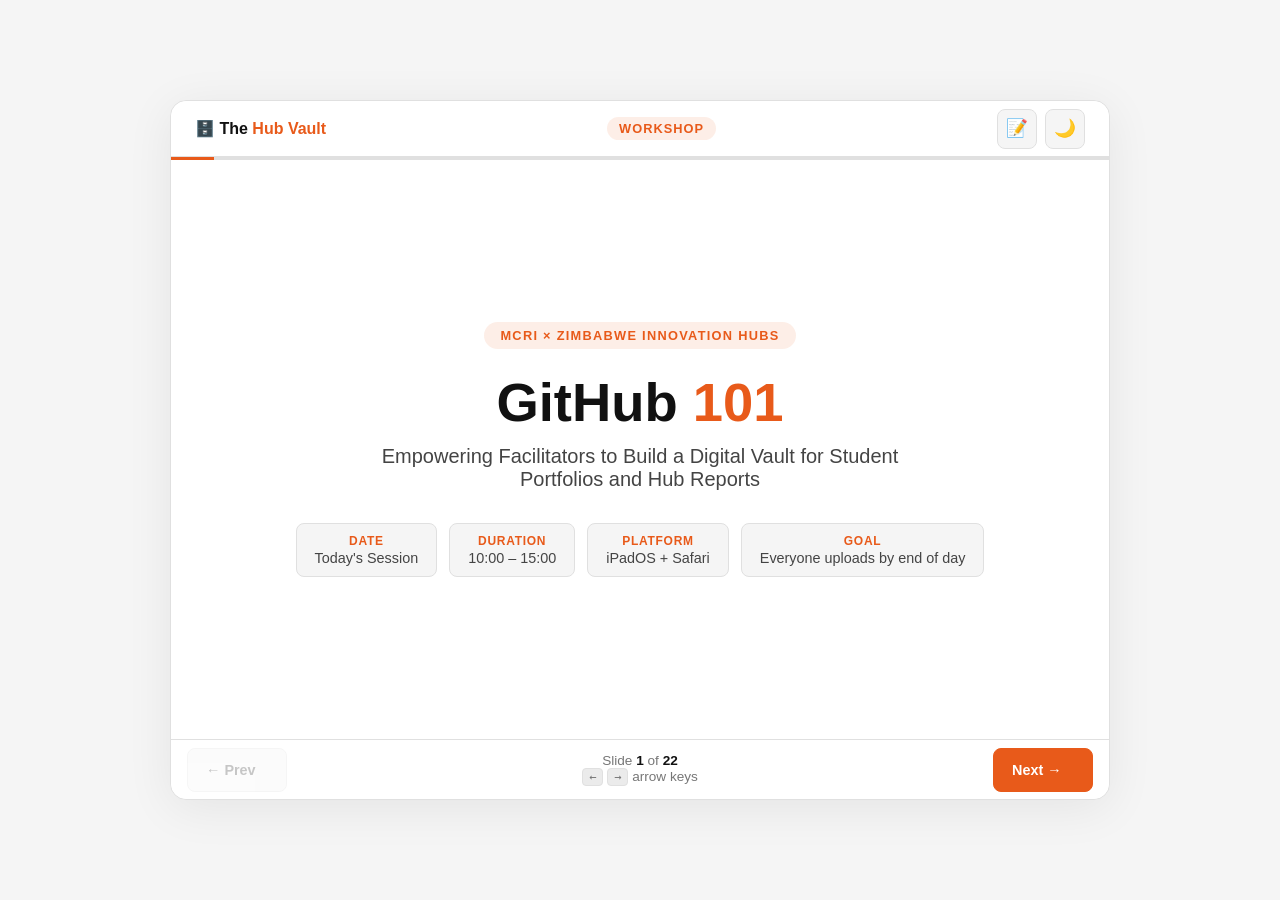
<file: docs/presenttion/hub-workshop-presentation.html>
<!DOCTYPE html>
<html lang="en">
<head>
  <meta charset="UTF-8" />
  <meta name="viewport" content="width=device-width, initial-scale=1.0" />
  <title>MCRI × Hub Facilitator Workshop — GitHub 101</title>
  <script>
    (function(){
      var t = localStorage.getItem('hub-vault-theme') ||
        (window.matchMedia('(prefers-color-scheme: dark)').matches ? 'dark' : 'light');
      document.documentElement.setAttribute('data-theme', t);
    })();
  </script>
  <style>
    /* ── Variables ─────────────────────────────────────────── */
    :root {
      --bg: #ffffff;
      --bg2: #f5f5f5;
      --bg3: #ebebeb;
      --card: #ffffff;
      --text: #111111;
      --text2: #444444;
      --text3: #777777;
      --accent: #e85a1a;
      --accent-h: #ff6b2b;
      --accent-bg: rgba(232, 90, 26, 0.1);
      --border: #e0e0e0;
      --shadow: rgba(0,0,0,0.07);
      --green: #16a34a;
      --green-bg: rgba(22,163,74,0.1);
      --amber: #d97706;
      --amber-bg: rgba(217,119,6,0.1);
      --blue: #2563eb;
      --blue-bg: rgba(37,99,235,0.1);
    }
    [data-theme="dark"] {
      --bg: #0f0f0f;
      --bg2: #1a1a1a;
      --bg3: #252525;
      --card: #1e1e1e;
      --text: #f0f0f0;
      --text2: #b0b0b0;
      --text3: #666666;
      --accent: #ff6b2b;
      --accent-h: #ff8c55;
      --accent-bg: rgba(255,107,43,0.12);
      --border: #333333;
      --shadow: rgba(0,0,0,0.35);
      --green: #22c55e;
      --green-bg: rgba(34,197,94,0.1);
      --amber: #fbbf24;
      --amber-bg: rgba(251,191,36,0.1);
      --blue: #60a5fa;
      --blue-bg: rgba(96,165,250,0.1);
    }

    /* ── Reset ─────────────────────────────────────────────── */
    *, *::before, *::after { box-sizing: border-box; margin: 0; padding: 0; }
    html { height: 100%; }
    body {
      height: 100%;
      font-family: -apple-system, BlinkMacSystemFont, 'Segoe UI', sans-serif;
      background: var(--bg2);
      color: var(--text);
      display: flex;
      align-items: center;
      justify-content: center;
      padding: 20px;
      overflow: hidden;
      transition: background .2s, color .2s;
    }

    /* ── Presentation Card ──────────────────────────────────── */
    #presentation-card {
      display: flex;
      flex-direction: column;
      width: 100%;
      max-width: 940px;
      height: min(700px, calc(100vh - 40px));
      background: var(--card);
      border: 1px solid var(--border);
      border-radius: 16px;
      box-shadow: 0 8px 48px var(--shadow);
      overflow: hidden;
      transition: height .3s ease;
    }
    #presentation-card.tall {
      height: calc(100vh - 40px);
    }
    ul, ol { padding-left: 1.4em; }
    li { margin-bottom: .45em; color: var(--text2); line-height: 1.6; font-size: 1rem; }
    strong { color: var(--text); font-weight: 700; }
    code {
      font-family: 'SF Mono', 'Fira Code', monospace;
      font-size: .85em;
      background: var(--bg3);
      color: var(--accent);
      padding: 2px 6px;
      border-radius: 4px;
      border: 1px solid var(--border);
    }

    /* ── Header ────────────────────────────────────────────── */
    #header {
      flex-shrink: 0;
      display: flex;
      align-items: center;
      justify-content: space-between;
      padding: 0 24px;
      height: 56px;
      border-bottom: 1px solid var(--border);
      background: var(--card);
      gap: 12px;
      border-radius: 16px 16px 0 0;
    }
    .h-logo {
      font-weight: 800;
      font-size: 1rem;
      color: var(--text);
      white-space: nowrap;
    }
    .h-logo span { color: var(--accent); }
    .h-phase {
      font-size: .8rem;
      font-weight: 700;
      letter-spacing: .08em;
      text-transform: uppercase;
      background: var(--accent-bg);
      color: var(--accent);
      padding: 4px 12px;
      border-radius: 100px;
      white-space: nowrap;
      transition: opacity .3s;
    }
    .h-controls {
      display: flex;
      align-items: center;
      gap: 8px;
    }
    .icon-btn {
      width: 40px; height: 40px;
      display: flex; align-items: center; justify-content: center;
      background: var(--bg2);
      border: 1px solid var(--border);
      border-radius: 8px;
      cursor: pointer;
      font-size: 1.1rem;
      color: var(--text2);
      transition: background .15s, border-color .15s;
      flex-shrink: 0;
    }
    .icon-btn:hover { background: var(--accent-bg); border-color: var(--accent); color: var(--accent); }
    .icon-btn.active { background: var(--accent-bg); border-color: var(--accent); color: var(--accent); }

    /* ── Progress Bar ──────────────────────────────────────── */
    #progress-bar {
      flex-shrink: 0;
      height: 3px;
      background: var(--border);
    }
    #progress-fill {
      height: 100%;
      background: var(--accent);
      transition: width .3s ease;
    }

    /* ── Slide Stage ───────────────────────────────────────── */
    #stage {
      flex: 1;
      overflow-y: auto;
      position: relative;
    }

    /* ── Slides ────────────────────────────────────────────── */
    .slide {
      display: none;
      padding: 32px 28px 20px;
      max-width: 860px;
      width: 100%;
      margin: 0 auto;
      animation: fadeIn .25s ease;
    }
    .slide.active { display: block; }
    @keyframes fadeIn { from { opacity: 0; transform: translateY(8px); } to { opacity: 1; transform: none; } }

    /* Cover slide */
    .slide-cover {
      display: none;
      flex-direction: column;
      align-items: center;
      justify-content: center;
      text-align: center;
      min-height: 100%;
      padding: 40px 24px;
    }
    .slide-cover.active { display: flex; }
    .cover-eyebrow {
      display: inline-block;
      background: var(--accent-bg);
      color: var(--accent);
      font-size: .8rem;
      font-weight: 700;
      letter-spacing: .1em;
      text-transform: uppercase;
      padding: 6px 16px;
      border-radius: 100px;
      margin-bottom: 24px;
    }
    .cover-title {
      font-size: clamp(2rem, 6vw, 3.4rem);
      font-weight: 900;
      line-height: 1.1;
      margin-bottom: 12px;
    }
    .cover-title span { color: var(--accent); }
    .cover-sub {
      font-size: clamp(1rem, 2.5vw, 1.25rem);
      color: var(--text2);
      max-width: 540px;
      margin-bottom: 32px;
    }
    .cover-meta {
      display: flex;
      flex-wrap: wrap;
      gap: 12px;
      justify-content: center;
    }
    .meta-pill {
      background: var(--bg2);
      border: 1px solid var(--border);
      border-radius: 8px;
      padding: 10px 18px;
      font-size: .9rem;
      color: var(--text2);
    }
    .meta-pill strong { color: var(--accent); display: block; font-size: .75rem; text-transform: uppercase; letter-spacing: .06em; margin-bottom: 2px; }

    /* Break / Lunch slide */
    .slide-break {
      display: none;
      flex-direction: column;
      align-items: center;
      justify-content: center;
      text-align: center;
      min-height: 100%;
      padding: 40px 24px;
    }
    .slide-break.active { display: flex; }
    .break-icon { font-size: 5rem; margin-bottom: 16px; }
    .break-title { font-size: clamp(1.8rem, 5vw, 3rem); font-weight: 900; margin-bottom: 8px; }
    .break-time { font-size: 1.1rem; color: var(--text2); margin-bottom: 24px; }
    .break-note {
      background: var(--bg2);
      border: 1px solid var(--border);
      border-radius: 12px;
      padding: 16px 24px;
      font-size: .95rem;
      color: var(--text2);
      max-width: 480px;
    }

    /* Slide header */
    .slide-phase {
      font-size: .75rem;
      font-weight: 700;
      letter-spacing: .1em;
      text-transform: uppercase;
      color: var(--accent);
      margin-bottom: 6px;
    }
    .slide-title {
      font-size: clamp(1.8rem, 4.5vw, 2.6rem);
      font-weight: 800;
      margin-bottom: 8px;
      line-height: 1.15;
    }
    .slide-subtitle {
      font-size: 1.05rem;
      color: var(--text2);
      margin-bottom: 24px;
      max-width: 640px;
    }

    /* Card grid */
    .cards {
      display: grid;
      grid-template-columns: repeat(auto-fit, minmax(220px, 1fr));
      gap: 16px;
      margin-bottom: 16px;
    }
    .cards-2 { grid-template-columns: repeat(auto-fit, minmax(300px, 1fr)); }
    .card {
      background: var(--card);
      border: 1px solid var(--border);
      border-radius: 12px;
      padding: 22px 20px;
      box-shadow: 0 2px 8px var(--shadow);
    }
    .card-icon { font-size: 2.6rem; margin-bottom: 12px; display: block; }
    .card h3 { font-size: 1.2rem; margin-bottom: 8px; }
    .card h4 { font-size: 1.05rem; margin-bottom: 8px; }
    .card p { font-size: 1rem; color: var(--text2); margin: 0; line-height: 1.5; }
    .card.accent { border-color: var(--accent); border-top: 3px solid var(--accent); }
    .card.green { border-top: 3px solid var(--green); }
    .card.amber { border-top: 3px solid var(--amber); }
    .card.blue { border-top: 3px solid var(--blue); }

    /* Callout */
    .callout {
      border-left: 4px solid var(--accent);
      background: var(--accent-bg);
      border-radius: 0 8px 8px 0;
      padding: 14px 18px;
      margin-bottom: 16px;
      font-size: .95rem;
    }
    .callout strong { color: var(--accent); display: block; margin-bottom: 4px; }
    .callout.warning { border-left-color: var(--amber); background: var(--amber-bg); }
    .callout.warning strong { color: var(--amber); }
    .callout.success { border-left-color: var(--green); background: var(--green-bg); }
    .callout.success strong { color: var(--green); }
    .callout.info { border-left-color: var(--blue); background: var(--blue-bg); }
    .callout.info strong { color: var(--blue); }

    /* Step badge (used inside cards on step slides) */
    .step-badge {
      width: 44px; height: 44px;
      background: var(--accent);
      color: #fff;
      border-radius: 50%;
      display: flex; align-items: center; justify-content: center;
      font-weight: 800; font-size: 1.3rem;
      margin-bottom: 12px;
      flex-shrink: 0;
    }

    /* TOC */
    .toc-list { list-style: none; padding: 0; display: flex; flex-direction: column; gap: 8px; }
    .toc-item {
      display: flex;
      align-items: center;
      gap: 14px;
      background: var(--card);
      border: 1px solid var(--border);
      border-radius: 10px;
      padding: 14px 18px;
      cursor: pointer;
      transition: border-color .15s, background .15s;
      text-decoration: none;
      color: var(--text);
    }
    .toc-item:hover { border-color: var(--accent); background: var(--accent-bg); }
    .toc-time {
      font-size: .8rem;
      font-weight: 700;
      color: var(--accent);
      background: var(--accent-bg);
      padding: 3px 8px;
      border-radius: 6px;
      white-space: nowrap;
    }
    .toc-item h4 { font-size: .95rem; margin: 0; }
    .toc-item p { font-size: .8rem; color: var(--text3); margin: 0; }
    .toc-dot {
      width: 10px; height: 10px;
      border-radius: 50%;
      background: var(--border);
      flex-shrink: 0;
    }
    .toc-dot.orange { background: var(--accent); }
    .toc-dot.green { background: var(--green); }
    .toc-dot.blue { background: var(--blue); }
    .toc-dot.amber { background: var(--amber); }
    .toc-dot.gray { background: var(--text3); }

    /* Comparison */
    .compare { display: grid; grid-template-columns: 1fr 1fr; gap: 12px; margin-bottom: 16px; }
    .compare-col { border-radius: 10px; padding: 20px; }
    .compare-col.bad { background: rgba(239,68,68,.09); border: 1px solid rgba(239,68,68,.25); }
    .compare-col.good { background: var(--green-bg); border: 1px solid rgba(22,163,74,.25); }
    .compare-col h4 { margin-bottom: 10px; font-size: .9rem; }
    .compare-col.bad h4 { color: #ef4444; }
    .compare-col.good h4 { color: var(--green); }

    /* Table */
    .tbl-wrap { overflow-x: auto; border: 1px solid var(--border); border-radius: 10px; margin-bottom: 16px; }
    table { width: 100%; border-collapse: collapse; font-size: .9rem; }
    thead { background: var(--accent); color: #fff; }
    thead th { padding: 11px 14px; text-align: left; font-weight: 700; }
    tbody td { padding: 11px 14px; color: var(--text2); border-bottom: 1px solid var(--border); }
    tbody tr:last-child td { border-bottom: none; }
    tbody tr:nth-child(even) { background: var(--bg2); }

    /* Notes panel */
    #notes-panel {
      flex-shrink: 0;
      background: var(--bg2);
      border-top: 2px solid var(--accent);
      padding: 14px 24px;
      display: none;
      max-height: 160px;
      overflow-y: auto;
    }
    #notes-panel.visible { display: block; }
    #notes-panel strong { color: var(--accent); font-size: .8rem; text-transform: uppercase; letter-spacing: .08em; display: block; margin-bottom: 6px; }
    #notes-panel p, #notes-panel ul, #notes-panel li {
      font-size: .9rem;
      color: var(--text2);
      margin-bottom: 4px;
    }

    /* Footer Nav */
    #footer {
      flex-shrink: 0;
      display: flex;
      align-items: center;
      justify-content: space-between;
      padding: 0 16px;
      height: 60px;
      border-top: 1px solid var(--border);
      background: var(--card);
      gap: 12px;
      border-radius: 0 0 16px 16px;
    }
    .nav-btn {
      display: flex; align-items: center; gap: 6px;
      min-width: 100px; height: 44px;
      padding: 0 18px;
      background: var(--bg2);
      border: 1px solid var(--border);
      border-radius: 8px;
      cursor: pointer;
      font-size: .9rem;
      font-weight: 600;
      color: var(--text2);
      transition: all .15s;
      white-space: nowrap;
    }
    .nav-btn:hover:not(:disabled) { background: var(--accent-bg); border-color: var(--accent); color: var(--accent); }
    .nav-btn:disabled { opacity: .3; cursor: not-allowed; }
    .nav-btn.primary { background: var(--accent); border-color: var(--accent); color: #fff; }
    .nav-btn.primary:hover:not(:disabled) { background: var(--accent-h); border-color: var(--accent-h); color: #fff; }
    .slide-counter {
      font-size: .85rem;
      color: var(--text3);
      text-align: center;
      flex: 1;
    }
    .slide-counter strong { color: var(--text); }

    /* Keyboard hint */
    .kbd {
      display: inline-flex; align-items: center; justify-content: center;
      background: var(--bg3);
      border: 1px solid var(--border);
      border-radius: 4px;
      padding: 1px 6px;
      font-size: .75rem;
      font-family: monospace;
      color: var(--text3);
    }

    /* Scrollbar */
    #stage::-webkit-scrollbar { width: 5px; }
    #stage::-webkit-scrollbar-track { background: transparent; }
    #stage::-webkit-scrollbar-thumb { background: var(--border); border-radius: 3px; }

    /* Responsive */
    @media (max-width: 600px) {
      .slide { padding: 24px 16px 16px; }
      .cards { grid-template-columns: 1fr; }
      .cards-2 { grid-template-columns: 1fr; }
      .compare { grid-template-columns: 1fr; }
      .nav-btn { min-width: 80px; padding: 0 12px; font-size: .85rem; }
      #header { padding: 0 14px; }
    }
  </style>
</head>
<body>

<!-- ── Presentation Card ──────────────────────────────────── -->
<div id="presentation-card">

<!-- ── Header ─────────────────────────────────────────────── -->
<div id="header">
  <div class="h-logo">🗄️ The <span>Hub Vault</span></div>
  <div class="h-phase" id="phase-label">Workshop</div>
  <div class="h-controls">
    <button class="icon-btn" id="notes-toggle" title="Toggle facilitator notes (N)">📝</button>
    <button class="icon-btn" id="theme-btn" title="Toggle light/dark mode">🌙</button>
  </div>
</div>

<!-- ── Progress Bar ───────────────────────────────────────── -->
<div id="progress-bar"><div id="progress-fill"></div></div>

<!-- ── Slide Stage ────────────────────────────────────────── -->
<div id="stage">

  <!-- ════════════════════════════════════════════════════════
       SLIDE 1 — COVER
       ════════════════════════════════════════════════════════ -->
  <div class="slide slide-cover" data-phase="Workshop" data-notes="Welcome everyone. Give people 5 minutes to settle and get their iPads out. Start on time — a workshop that starts late sets the wrong tone.">
    <div class="cover-eyebrow">MCRI × Zimbabwe Innovation Hubs</div>
    <h1 class="cover-title">GitHub <span>101</span></h1>
    <p class="cover-sub">Empowering Facilitators to Build a Digital Vault for Student Portfolios and Hub Reports</p>
    <div class="cover-meta">
      <div class="meta-pill"><strong>Date</strong>Today's Session</div>
      <div class="meta-pill"><strong>Duration</strong>10:00 – 15:00</div>
      <div class="meta-pill"><strong>Platform</strong>iPadOS + Safari</div>
      <div class="meta-pill"><strong>Goal</strong>Everyone uploads by end of day</div>
    </div>
  </div>

  <!-- ════════════════════════════════════════════════════════
       SLIDE 2 — TABLE OF CONTENTS
       ════════════════════════════════════════════════════════ -->
  <div class="slide" data-phase="Agenda" data-notes="Walk through the agenda quickly. Ask if anyone has a hard stop before 15:00. Confirm Wi-Fi is working NOW — not at the moment someone needs to upload.">
    <p class="slide-phase">Today's Plan</p>
    <h2 class="slide-title">What We're Covering</h2>
    <ul class="toc-list">
      <li class="toc-item" onclick="goToSlide(2)">
        <div class="toc-dot orange"></div>
        <span class="toc-time">10:00–10:45</span>
        <div><h4>Phase 1: The "Why" &amp; The Digital Vault</h4><p>What GitHub is, the iPad wipe problem, the Receipts demo</p></div>
      </li>
      <li class="toc-item" onclick="goToSlide(6)">
        <div class="toc-dot orange"></div>
        <span class="toc-time">10:45–11:30</span>
        <div><h4>Phase 2: The iPad-to-GitHub Pipeline</h4><p>Live demo + everyone uploads their first PDF</p></div>
      </li>
      <li class="toc-item" onclick="goToSlide(13)">
        <div class="toc-dot gray"></div>
        <span class="toc-time">11:30–11:45</span>
        <div><h4>☕ Break</h4><p>15 minutes</p></div>
      </li>
      <li class="toc-item" onclick="goToSlide(14)">
        <div class="toc-dot blue"></div>
        <span class="toc-time">11:45–13:00</span>
        <div><h4>Phase 3: Ownership — Creating Hub Repos</h4><p>Everyone builds their own hub repository</p></div>
      </li>
      <li class="toc-item" onclick="goToSlide(17)">
        <div class="toc-dot gray"></div>
        <span class="toc-time">13:00–14:00</span>
        <div><h4>🍽️ Lunch</h4><p>1 hour</p></div>
      </li>
      <li class="toc-item" onclick="goToSlide(18)">
        <div class="toc-dot green"></div>
        <span class="toc-time">14:00–14:45</span>
        <div><h4>Phase 4: Training the Trainers</h4><p>Scenario practice, student handover, weekly routines</p></div>
      </li>
      <li class="toc-item" onclick="goToSlide(20)">
        <div class="toc-dot amber"></div>
        <span class="toc-time">14:45–15:00</span>
        <div><h4>Closing &amp; The Golden Link</h4><p>Bookmarks, call to action, send-off</p></div>
      </li>
    </ul>
  </div>

  <!-- ════════════════════════════════════════════════════════
       SLIDE 3 — PHASE 1: THE PROBLEM
       ════════════════════════════════════════════════════════ -->
  <div class="slide" data-phase="Phase 1 — The Why" data-notes="This is your hook. Ask the room: 'Has anyone had a student lose their work?' Let them answer. The pain is real — make them feel it before you offer the solution. Don't rush past this slide.">
    <p class="slide-phase">Phase 1 — 10:00 to 10:45</p>
    <h2 class="slide-title">The Problem We're Solving</h2>
    <div class="callout warning">
      <strong>⚠️ The iPad Wipe Problem</strong>
      At the end of every cohort, hub iPads are reset. Every presentation, every project, every piece of student work — gone. Unless it's somewhere else.
    </div>
    <div class="compare">
      <div class="compare-col bad">
        <h4>❌ Without GitHub</h4>
        <ul>
          <li>iPad gets wiped — everything gone</li>
          <li>No proof. No portfolio. No record.</li>
          <li>Sponsors can't see what their money funded</li>
        </ul>
      </div>
      <div class="compare-col good">
        <h4>✅ With GitHub</h4>
        <ul>
          <li>iPad wipe? Doesn't matter</li>
          <li>Every upload is timestamped — permanent proof</li>
          <li>Sponsors see everything, from anywhere, no login</li>
        </ul>
      </div>
    </div>
    <div class="callout">
      <strong>The Blunt Truth</strong>
      If it's not on GitHub, it didn't happen. That's the rule. That's what we're here to fix today.
    </div>
  </div>

  <!-- ════════════════════════════════════════════════════════
       SLIDE 4 — WHAT IS GITHUB
       ════════════════════════════════════════════════════════ -->
  <div class="slide" data-phase="Phase 1 — The Why" data-notes="Don't say 'version control' or 'Git repository'. Use only these three analogies. Point to each card as you explain. Ask: 'Which of these three would help your students most?' Get answers.">
    <p class="slide-phase">Phase 1 — What is GitHub?</p>
    <h2 class="slide-title">Three Things GitHub Does For Us</h2>
    <p class="slide-subtitle">Forget the technical definition. Here is what it actually means for your hub.</p>
    <div class="cards">
      <div class="card accent">
        <span class="card-icon">📁</span>
        <h3>The Folder</h3>
        <p>Cloud storage for every project file — accessible from any device, forever.</p>
      </div>
      <div class="card accent">
        <span class="card-icon">⏳</span>
        <h3>The Time Machine</h3>
        <p>Delete a slide Monday — GitHub has it from Sunday. Nothing is ever truly lost.</p>
      </div>
      <div class="card accent">
        <span class="card-icon">🛂</span>
        <h3>The Digital Passport</h3>
        <p><em>"I showed up. I did the work. Here is the proof."</em></p>
      </div>
    </div>
  </div>

  <!-- ════════════════════════════════════════════════════════
       SLIDE 5 — THE TOUR + THE RECEIPTS
       ════════════════════════════════════════════════════════ -->
  <div class="slide" data-phase="Phase 1 — The Why" data-notes="Open the demo repository on the big screen NOW. Narrate as you scroll. Then click the Commits count — show the timestamp list. Say: 'This student uploaded at 2:47 PM on a Tuesday. That is a receipt. That is what we are building today.'">
    <p class="slide-phase">Phase 1 — The Live Demo</p>
    <h2 class="slide-title">What a Real Repository Looks Like</h2>
    <div class="cards">
      <div class="card">
        <span class="card-icon">📂</span>
        <h3>The File List</h3>
        <p>Every uploaded PDF in one place. No email. No WhatsApp. Just a link.</p>
      </div>
      <div class="card">
        <span class="card-icon">📖</span>
        <h3>The README</h3>
        <p>The front cover. Tells visitors what this hub is and what they'll find here.</p>
      </div>
      <div class="card green">
        <span class="card-icon">🕐</span>
        <h3>The Commits Tab</h3>
        <p>Every upload is timestamped. Who uploaded, what file, exact date and time. These are the receipts.</p>
      </div>
    </div>
    <div class="callout warning">
      <strong>⚠️ The Rule</strong>
      "I did the work" is a claim. A commit dated Tuesday at 2:47 PM is evidence. Teach this difference from day one.
    </div>
  </div>

  <!-- ════════════════════════════════════════════════════════
       SLIDE 7 — ACCOUNT CHECK
       ════════════════════════════════════════════════════════ -->
  <div class="slide" data-phase="Phase 1 — The Why" data-notes="Walk the room. Do NOT stand at the front. Move between tables. The 40-minute mark is the deadline for this — if someone is stuck, pair them with a buddy immediately and move on. Don't let one blocked person stall the entire room.">
    <p class="slide-phase">Phase 1 — Account Check</p>
    <h2 class="slide-title">Everyone In Before We Move On</h2>
    <div class="callout warning">
      <strong>⚠️ Do This Now — Deadline: 10:40 AM</strong>
      Everyone must be logged into GitHub on their iPad before Phase 2 starts. A person who can't log in during the pipeline demo falls 30 minutes behind instantly.
    </div>
    <div class="cards">
      <div class="card">
        <span class="card-icon">✅</span>
        <h3>Already Logged In</h3>
        <p>Open Safari → <code>github.com</code> → profile picture in top right. You're ready.</p>
      </div>
      <div class="card">
        <span class="card-icon">🔑</span>
        <h3>Forgot Password</h3>
        <p>Tap "Forgot password" → check email. Can't access email? Pair with a buddy now.</p>
      </div>
      <div class="card">
        <span class="card-icon">🆕</span>
        <h3>No Account Yet</h3>
        <p><code>github.com</code> → "Sign up." Username must be professional: <code>TendaiMoyo</code> not <code>coolkid99</code>.</p>
      </div>
    </div>
  </div>

  <!-- ════════════════════════════════════════════════════════
       SLIDE 8 — PHASE 2: PIPELINE OVERVIEW
       ════════════════════════════════════════════════════════ -->
  <div class="slide" data-phase="Phase 2 — The Pipeline" data-notes="Mirror your iPad to the big screen NOW. Say: 'Watch me do this end-to-end first, then you will do it.' Do the full demo at a slow, visible pace. THEN let them follow along.">
    <p class="slide-phase">Phase 2 — 10:45 to 11:30</p>
    <h2 class="slide-title">The iPad-to-GitHub Pipeline</h2>
    <p class="slide-subtitle">Four steps. This is the workflow your students will repeat every week.</p>
    <div class="cards">
      <div class="card">
        <span class="step-badge">1</span>
        <h3>Keynote — Create</h3>
        <p>One slide: "Hello from [Your Hub]." Any theme, any size.</p>
      </div>
      <div class="card">
        <span class="step-badge">2</span>
        <h3>Export — PDF</h3>
        <p>Tap ··· → Export → PDF → <strong>Good</strong> quality. PDFs open everywhere — Keynote files don't.</p>
      </div>
      <div class="card">
        <span class="step-badge">3</span>
        <h3>Save — Files App</h3>
        <p>Save to Files with a clear name: <code>Hello-HarareHub-YourName.pdf</code></p>
      </div>
      <div class="card">
        <span class="step-badge">4</span>
        <h3>Upload — GitHub</h3>
        <p>Safari → repo → Add file → Upload → select PDF → commit message → Commit.</p>
      </div>
    </div>
  </div>

  <!-- ════════════════════════════════════════════════════════
       SLIDE 9 — STEP 1: KEYNOTE
       ════════════════════════════════════════════════════════ -->
  <div class="slide" data-phase="Phase 2 — The Pipeline" data-notes="Keep this fast — everyone already knows Keynote. The point is that we're creating something real to upload. If anyone doesn't have Keynote, they can use Pages or even write a title on a plain slide. The app doesn't matter — the PDF does.">
    <p class="slide-phase">Phase 2 — Step 1</p>
    <h2 class="slide-title">Keynote: Create Your Slide</h2>
    <div class="callout info">
      <strong>🖥️ Mirror Your iPad Now</strong>
      Everyone watches you first. Then they copy. Don't let them race ahead.
    </div>
    <div class="cards cards-2">
      <div class="card">
        <h4>What to Create</h4>
        <ul style="margin-top:8px;">
          <li>Open Keynote on your iPad</li>
          <li>Create a new presentation — any theme</li>
          <li>Title slide only: <em>"Hello from [Your Hub Name]"</em></li>
          <li>Add your name as subtitle</li>
          <li>That's it — one slide is enough for this demo</li>
        </ul>
      </div>
      <div class="card">
        <h4>Why Not Just Upload the Keynote?</h4>
        <p style="margin-bottom:10px;">A <code>.key</code> file only opens in Apple Keynote. A PDF opens in:</p>
        <ul>
          <li>Any web browser</li>
          <li>Any phone or tablet</li>
          <li>A sponsor's Windows laptop</li>
          <li>GitHub's built-in viewer — no download needed</li>
        </ul>
      </div>
    </div>
  </div>

  <!-- ════════════════════════════════════════════════════════
       SLIDE 10 — STEP 2: EXPORT PDF
       ════════════════════════════════════════════════════════ -->
  <div class="slide" data-phase="Phase 2 — The Pipeline" data-notes="This is the step most people get wrong — they pick 'Best' quality and their file is 50MB and won't upload. Say this clearly: 'Good quality. Not Best. Good.' Point at the slide.">
    <p class="slide-phase">Phase 2 — Step 2</p>
    <h2 class="slide-title">Export as PDF from Keynote</h2>
    <div class="cards">
      <div class="card">
        <span class="step-badge">1</span>
        <h3>Tap the three dots (···)</h3>
        <p>Top-right corner of Keynote — the overflow menu.</p>
      </div>
      <div class="card">
        <span class="step-badge">2</span>
        <h3>Tap "Export" → PDF</h3>
        <p>Select PDF from the format options.</p>
      </div>
      <div class="card">
        <span class="step-badge">3</span>
        <h3>Choose Quality: GOOD</h3>
        <p>Best = 50MB+. Good = under 5MB. GitHub limit is 25MB. <strong>Always choose Good.</strong></p>
      </div>
      <div class="card">
        <span class="step-badge">4</span>
        <h3>Tap Export to confirm</h3>
        <p>PDF is generated. A share sheet appears next.</p>
      </div>
    </div>
    <div class="callout warning">
      <strong>⚠️ Say this out loud</strong>
      "Good. Not Best. Good. Best = file too large to upload."
    </div>
  </div>

  <!-- ════════════════════════════════════════════════════════
       SLIDE 11 — STEP 3: SAVE TO FILES
       ════════════════════════════════════════════════════════ -->
  <div class="slide" data-phase="Phase 2 — The Pipeline" data-notes="The most common issue here: people tap 'Save to Files' and don't know where it saved. Tell them: On My iPad → Keynote is where it usually goes. OR use the Recents section. Name the file properly — this matters for finding it in the next step.">
    <p class="slide-phase">Phase 2 — Step 3</p>
    <h2 class="slide-title">Save to the Files App</h2>
    <div class="cards">
      <div class="card">
        <span class="step-badge">1</span>
        <h3>Tap "Save to Files"</h3>
        <p>From the share sheet after export. Look for the Files icon.</p>
      </div>
      <div class="card">
        <span class="step-badge">2</span>
        <h3>Choose save location</h3>
        <p><strong>On My iPad</strong> or <strong>iCloud Drive</strong>. Either works — remember which.</p>
      </div>
      <div class="card">
        <span class="step-badge">3</span>
        <h3>Rename the file</h3>
        <p><code>Hello-HarareHub-TendaiMoyo.pdf</code> — Hub + Name. No spaces.</p>
      </div>
      <div class="card">
        <span class="step-badge">4</span>
        <h3>Tap Save — then verify</h3>
        <p>Open Files app and confirm your PDF is there before switching to Safari.</p>
      </div>
    </div>
    <div class="callout">
      <strong>💡 Quick Check</strong>
      Don't move to Step 4 until you can see your PDF in the Files app.
    </div>
  </div>

  <!-- ════════════════════════════════════════════════════════
       SLIDE 12 — STEP 4: UPLOAD TO GITHUB
       ════════════════════════════════════════════════════════ -->
  <div class="slide" data-phase="Phase 2 — The Pipeline" data-notes="Write the collaboration repo URL on a whiteboard or post it in your group chat NOW so everyone can navigate to it. Don't make them type it from memory.">
    <p class="slide-phase">Phase 2 — Step 4</p>
    <h2 class="slide-title">Upload to GitHub in Safari</h2>
    <div class="cards">
      <div class="card">
        <span class="step-badge">1</span>
        <h3>Open Safari → Collaboration Repo</h3>
        <p>Use the URL on screen or in the group chat. Confirm you're logged in.</p>
      </div>
      <div class="card">
        <span class="step-badge">2</span>
        <h3>Tap "Add file" → "Upload files"</h3>
        <p>Near the top of the file list. Don't see it? You're not logged in.</p>
      </div>
      <div class="card">
        <span class="step-badge">3</span>
        <h3>Find your PDF</h3>
        <p>On My iPad → Keynote → select file. Or use Recents at the top of the picker.</p>
      </div>
      <div class="card">
        <span class="step-badge">4</span>
        <h3>Write commit message → Commit</h3>
        <p><em>"Hello from [Hub Name] — [Your Name]"</em> → tap the green Commit button.</p>
      </div>
    </div>
  </div>

  <!-- ════════════════════════════════════════════════════════
       SLIDE 13 — THE ACTIVITY
       ════════════════════════════════════════════════════════ -->
  <div class="slide" data-phase="Phase 2 — The Pipeline" data-notes="Give everyone 10 minutes to do this on their own. Walk the room. Don't do it for them — guide with questions: 'Where are you stuck?' Don't touch anyone's iPad unless absolutely necessary.">
    <p class="slide-phase">Phase 2 — Group Activity</p>
    <h2 class="slide-title">Now It's Your Turn</h2>
    <p class="slide-subtitle">Every facilitator creates a "Hello" PDF and uploads it to the shared Collaboration Repository.</p>
    <div class="callout">
      <strong>📋 Your Task</strong>
      Follow the 4-step pipeline to upload your Hello PDF to the shared repo. Your file name must include your hub name and your name: <code>Hello-[HubName]-[YourName].pdf</code>
    </div>
    <div class="cards">
      <div class="card green">
        <h4>✅ When You're Done</h4>
        <ul style="margin-top:8px;">
          <li>You can see your file in the repo file list</li>
          <li>The Commits count has gone up by 1</li>
          <li>Your commit message is visible in the history</li>
        </ul>
      </div>
      <div class="card amber">
        <h4>⚠️ If You're Stuck</h4>
        <ul style="margin-top:8px;">
          <li>Check you're logged into GitHub in Safari</li>
          <li>Check the file exists in your Files app</li>
          <li>Refresh the page and try again</li>
          <li>Raise your hand — a buddy or facilitator will help</li>
        </ul>
      </div>
    </div>
  </div>

  <!-- ════════════════════════════════════════════════════════
       SLIDE 14 — THE MAGIC MOMENT
       ════════════════════════════════════════════════════════ -->
  <div class="slide" data-phase="Phase 2 — The Pipeline" data-notes="This is the most important moment of the workshop. Wait until most people have uploaded — aim for 80%+ before doing the refresh. The gasp when 20+ files appear is the moment they go from 'I understand it' to 'I BELIEVE it'. Don't rush it.">
    <p class="slide-phase">Phase 2 — The Magic Moment</p>
    <h2 class="slide-title">Watch What Happens When We Refresh</h2>
    <div class="callout success">
      <strong>✨ Do This Now on the Big Screen</strong>
      Refresh the Collaboration Repository. Watch every facilitator's "Hello" PDF appear — all at once. This is a live, shared space. It's working in real time.
    </div>
    <div class="cards cards-2">
      <div class="card">
        <span class="card-icon">🎯</span>
        <h3>What Just Happened</h3>
        <p>20+ files. 20+ people. One link. No email, no WhatsApp, no "can you send it again."</p>
      </div>
      <div class="card">
        <span class="card-icon">💬</span>
        <h3>The Point</h3>
        <p>Every PDF is someone who showed up. The repository is proof of a community.</p>
      </div>
    </div>
  </div>

  <!-- ════════════════════════════════════════════════════════
       SLIDE 15 — BREAK
       ════════════════════════════════════════════════════════ -->
  <div class="slide slide-break" data-phase="Break" data-notes="Use the break to walk around and check: who struggled most? Who finished fastest? Make a mental note — the fast ones become peer helpers in Phase 3.">
    <div class="break-icon">☕</div>
    <h2 class="break-title">Break Time</h2>
    <p class="break-time">11:30 – 11:45 | Back in 15 minutes</p>
    <div class="break-note">Facilitators: use this time to check that everyone who struggled has a buddy lined up for Phase 3. The transition from following along to working independently is where people get lost.</div>
  </div>

  <!-- ════════════════════════════════════════════════════════
       SLIDE 16 — PHASE 3: CREATE HUB REPO
       ════════════════════════════════════════════════════════ -->
  <div class="slide" data-phase="Phase 3 — Ownership" data-notes="Phase 3 is about independence. They're no longer uploading to YOUR repo — they're building their own. The goal: every facilitator leaves today with a live hub repository.">
    <p class="slide-phase">Phase 3 — 11:45 to 13:00</p>
    <h2 class="slide-title">Create Your Own Hub Repository</h2>
    <p class="slide-subtitle">This is the repository that will represent your hub for the entire 2026 cohort.</p>
    <div class="tbl-wrap">
      <table>
        <thead><tr><th>Hub</th><th>Repository Name</th></tr></thead>
        <tbody>
          <tr><td>Mosi-oa-Tunya</td><td><code>MosiHub-Cohort-2026</code></td></tr>
          <tr><td>Harare</td><td><code>HarareHub-Cohort-2026</code></td></tr>
          <tr><td>Bulawayo</td><td><code>BulawayoHub-Cohort-2026</code></td></tr>
          <tr><td>Mutare</td><td><code>MutareHub-Cohort-2026</code></td></tr>
          <tr><td>Gweru</td><td><code>GweruHub-Cohort-2026</code></td></tr>
          <tr><td>Other</td><td><code>[HubName]Hub-Cohort-2026</code></td></tr>
        </tbody>
      </table>
    </div>
    <div class="callout">
      <strong>Settings to Use</strong>
      Visibility: <strong>Public</strong> (sponsors need to see it without a login). Tick "Add a README file." Everything else: default.
    </div>
  </div>

  <!-- ════════════════════════════════════════════════════════
       SLIDE 17 — MOCK REPORT TASK
       ════════════════════════════════════════════════════════ -->
  <div class="slide" data-phase="Phase 3 — Ownership" data-notes="Give 20–25 minutes for this. Some people will finish quickly — send them to help others. The 'mock report' content doesn't matter: it's the upload workflow they're practicing.">
    <p class="slide-phase">Phase 3 — Task</p>
    <h2 class="slide-title">Upload a Mock Weekly Report</h2>
    <p class="slide-subtitle">Practice the full workflow using your own hub repository.</p>
    <div class="cards cards-2">
      <div class="card">
        <h4>📋 The Task</h4>
        <ul style="margin-top:8px;">
          <li>Open Keynote → create a 2-slide "mock" weekly report</li>
          <li>Slide 1: Hub name + Week number + Date</li>
          <li>Slide 2: "X students attended. Topic: [anything]"</li>
          <li>Export as PDF → Good quality</li>
          <li>Save to Files: <code>Week-01-[HubName]-Report.pdf</code></li>
          <li>Upload to <strong>your own hub repo</strong></li>
          <li>Commit message: <em>"Week 1 mock report — [Hub Name]"</em></li>
        </ul>
      </div>
      <div class="card">
        <h4>✅ Done When...</h4>
        <ul style="margin-top:8px;">
          <li>Your hub repository has at least 1 commit</li>
          <li>The PDF is visible in the file list</li>
          <li>The commit message is descriptive</li>
          <li>You can copy the repo URL and share it</li>
        </ul>
        <div class="callout success" style="margin-top: 12px;">
          <strong>🏆 Bonus</strong>
          Create a <code>reports/</code> folder by typing <code>reports/</code> before the filename when uploading.
        </div>
      </div>
    </div>
    <div class="callout info" style="margin-top: 4px;">
      <strong>📋 Checkpoint — Before Moving On</strong>
      Post your repository URL in the group chat now. We'll spot-check 3 on the big screen together.
    </div>
  </div>

  <!-- ════════════════════════════════════════════════════════
       SLIDE 18 — FILE MANAGEMENT
       ════════════════════════════════════════════════════════ -->
  <div class="slide" data-phase="Phase 3 — Ownership" data-notes="Keep this short — 10 minutes max. The key message: we almost never delete. GitHub's power is that nothing is lost. Renaming and editing are for polish, not for regular workflow.">
    <p class="slide-phase">Phase 3 — File Management</p>
    <h2 class="slide-title">Editing, Renaming &amp; Deleting Files</h2>
    <div class="cards">
      <div class="card">
        <span class="card-icon">✏️</span>
        <h3>Editing a File</h3>
        <p>Click file → pencil icon. For PDFs: just upload a new version instead.</p>
      </div>
      <div class="card">
        <span class="card-icon">🗑️</span>
        <h3>Deleting a File</h3>
        <p>Removed from view — but stays in commit history forever. Nothing is truly erased.</p>
      </div>
      <div class="card">
        <span class="card-icon">🔒</span>
        <h3>Public vs. Private</h3>
        <p><strong>Hub repos = Public.</strong> Sponsors must see the work without needing a GitHub login.</p>
      </div>
    </div>
    <div class="callout warning">
      <strong>⚠️ Our Rule</strong>
      Hub repositories should always be <strong>Public</strong>. Sponsors should never need a GitHub account to see the work we are doing.
    </div>
  </div>

  <!-- ════════════════════════════════════════════════════════
       SLIDE 19 — LUNCH
       ════════════════════════════════════════════════════════ -->
  <div class="slide slide-break" data-phase="Lunch" data-notes="During lunch: identify the 2–3 most confident facilitators. Ask them if they'd be willing to be 'Floor Helpers' for Phase 4 — walking the room while you present. This multiplies your reach significantly.">
    <div class="break-icon">🍽️</div>
    <h2 class="break-title">Lunch Break</h2>
    <p class="break-time">13:00 – 14:00 | Back in one hour</p>
    <div class="break-note">If you haven't finished Phase 3, use this time to complete your hub repository. Phase 4 assumes your repo is live — you need it to follow along.</div>
  </div>

  <!-- ════════════════════════════════════════════════════════
       SLIDE 21 — PHASE 4: SCENARIO TRAINING
       ════════════════════════════════════════════════════════ -->
  <div class="slide" data-phase="Phase 4 — Training" data-notes="Run this as a discussion — pose the scenario, wait for answers, then show the solution. Don't rush to the answer. The facilitators who talk through the problem out loud are the ones who remember the solution. Give them 3 minutes to discuss in pairs.">
    <p class="slide-phase">Phase 4 — 14:00 to 14:45</p>
    <h2 class="slide-title">Scenario: What Would You Do?</h2>
    <div class="callout amber">
      <strong>🎭 Scenario</strong>
      A student tells you: <em>"I finished my Blue's Adventure presentation but the iPad was wiped at the end of last cohort and my Keynote file is gone."</em>
    </div>
    <div class="cards cards-2">
      <div class="card">
        <h4>Without GitHub</h4>
        <p>Nothing you can do. The work is gone. No proof, no portfolio, no record.</p>
      </div>
      <div class="card green">
        <h4>With GitHub</h4>
        <p>Check the repo. Committed? It's there — timestamped, permanent. Not committed? That's the lesson they never forget.</p>
      </div>
    </div>
    <div class="callout">
      <strong>💬 The Question to Ask Students</strong>
      "Did you upload it to GitHub?" That's it. Two outcomes: yes (they're safe) or no (they learn the rule the hard way, once).
    </div>
  </div>

  <!-- ════════════════════════════════════════════════════════
       SLIDE 22 — THE HANDOVER + WEEKLY ROUTINE
       ════════════════════════════════════════════════════════ -->
  <div class="slide" data-phase="Phase 4 — Training" data-notes="Open the Hub Vault → Student Zone on the big screen now. Walk through it as if you are a student. Then ask: 'When in your weekly schedule could this realistically happen?' Get a specific day and time from each facilitator — not 'sometime during the week.'">
    <p class="slide-phase">Phase 4 — Teaching &amp; Habits</p>
    <h2 class="slide-title">Hand It Over &amp; Make It Stick</h2>
    <div class="cards">
      <div class="card accent">
        <span class="card-icon">🎓</span>
        <h3>Student Zone</h3>
        <p>Step-by-step pipeline, screenshots, plain language. Point students here on Day 1 — they can follow it independently.</p>
      </div>
      <div class="card accent">
        <span class="card-icon">📋</span>
        <h3>Cheat Sheet</h3>
        <p>"Safari froze" → send them here. "What is a commit?" → send them here. It answers the questions so you don't have to.</p>
      </div>
      <div class="card">
        <span class="card-icon">📅</span>
        <h3>GitHub Friday</h3>
        <p>Pick a fixed time. <em>"Every Friday at 2 PM, we upload."</em> Name the ritual — rituals with names get done, vague ones get skipped.</p>
      </div>
    </div>
    <div class="callout info">
      <strong>🖥️ Show on Screen</strong>
      Open The Hub Vault → Student Zone. Walk through it together before moving on.
    </div>
  </div>

  <!-- ════════════════════════════════════════════════════════
       SLIDE 24 — CLOSING: BOOKMARKS
       ════════════════════════════════════════════════════════ -->
  <div class="slide" data-phase="Closing" data-notes="Do this together, in real time, on everyone's iPad. Don't move to the next slide until every person has the Hub Vault bookmarked. It takes 60 seconds per person. This is the safety net — if they forget everything else, the bookmark leads them back.">
    <p class="slide-phase">Closing — 14:45 to 15:00</p>
    <h2 class="slide-title">The Bookmark Session</h2>
    <p class="slide-subtitle">Do this now, on your iPad, while we're all here together.</p>
    <div class="callout warning">
      <strong>⚠️ Do Not Skip This</strong>
      The Hub Vault is only useful if they can find it. A bookmark costs 10 seconds. Searching for a URL when a student is waiting costs 5 minutes of confusion.
    </div>
    <div class="cards cards-2">
      <div class="card">
        <span class="card-icon">📌</span>
        <h3>How to Bookmark (iPad Safari)</h3>
        <ol style="margin-top:8px; color: var(--text2);">
          <li>Open the page in Safari</li>
          <li>Tap the share icon → <strong>"Add Bookmark"</strong></li>
          <li>Name it and tap <strong>Save</strong></li>
        </ol>
      </div>
      <div class="card">
        <span class="card-icon">🔖</span>
        <h3>Three Bookmarks. That's It.</h3>
        <ul style="margin-top:8px;">
          <li>The Hub Vault</li>
          <li>Your hub's GitHub repository</li>
          <li>The Cheat Sheet page</li>
        </ul>
      </div>
    </div>
  </div>

  <!-- ════════════════════════════════════════════════════════
       SLIDE 25 — CLOSING
       ════════════════════════════════════════════════════════ -->
  <div class="slide" data-phase="Closing" data-notes="Say it with energy. The challenge is verifiable — you can check their repos at the end of the week. Leave this slide up as people pack up. Send the Hub Vault URL in the group chat right now.">
    <p class="slide-phase">Closing — Go Build the Vault</p>
    <h2 class="slide-title">One Real Upload Before Sunday</h2>
    <div class="cards">
      <div class="card green">
        <span class="card-icon">🏆</span>
        <h3>The Challenge</h3>
        <p>Upload one real document from your hub before Sunday. Not a test file — a real one. The commit timestamp tells the story.</p>
      </div>
      <div class="card accent">
        <span class="card-icon">🗄️</span>
        <h3>The Hub Vault</h3>
        <p>Student Zone · Cheat Sheet · Glossary. Everything in one place. Bookmark it now before you leave.</p>
      </div>
      <div class="card amber">
        <span class="card-icon">🛠️</span>
        <h3>If Something Breaks</h3>
        <ul style="margin-top:8px; font-size:.9rem;">
          <li><strong>Upload fails:</strong> Check Wi-Fi, check file size</li>
          <li><strong>File too big:</strong> Re-export at "Good" quality</li>
          <li><strong>Can't find file:</strong> Files app → Recents</li>
        </ul>
      </div>
    </div>
    <div class="callout success" style="margin-top: 4px;">
      <strong>✅ You Are Now a GitHub Facilitator</strong>
      Every upload is a student who showed up. Every repository is a hub that took its work seriously. Go build the vault.
    </div>
  </div>

</div><!-- end #stage -->

<!-- ── Notes Panel ────────────────────────────────────────── -->
<div id="notes-panel">
  <strong>📝 Facilitator Notes</strong>
  <p id="notes-content"></p>
</div>

<!-- ── Footer ─────────────────────────────────────────────── -->
<div id="footer">
  <button class="nav-btn" id="btn-prev" onclick="navigate(-1)" disabled>← Prev</button>
  <div class="slide-counter">
    Slide <strong id="current-num">1</strong> of <strong id="total-num">22</strong>
    <br/><span class="kbd">←</span> <span class="kbd">→</span> arrow keys
  </div>
  <button class="nav-btn primary" id="btn-next" onclick="navigate(1)">Next →</button>
</div>

</div><!-- end #presentation-card -->

<script>
(function(){
  'use strict';

  /* ── Theme ─────────────────────────────────────────────── */
  function applyTheme(t){
    document.documentElement.setAttribute('data-theme', t);
    var btn = document.getElementById('theme-btn');
    if(btn) btn.textContent = t === 'dark' ? '☀️' : '🌙';
    localStorage.setItem('hub-vault-theme', t);
  }
  document.getElementById('theme-btn').addEventListener('click', function(){
    var cur = document.documentElement.getAttribute('data-theme');
    applyTheme(cur === 'dark' ? 'light' : 'dark');
  });
  applyTheme(localStorage.getItem('hub-vault-theme') ||
    (window.matchMedia('(prefers-color-scheme: dark)').matches ? 'dark' : 'light'));

  /* ── Slides ────────────────────────────────────────────── */
  var slides = Array.from(document.querySelectorAll('#stage .slide'));
  var current = 0;
  var notesVisible = false;

  document.getElementById('total-num').textContent = slides.length;

  function showSlide(idx){
    slides[current].classList.remove('active');
    current = Math.max(0, Math.min(idx, slides.length - 1));
    var s = slides[current];
    s.classList.add('active');

    // Scroll stage to top
    document.getElementById('stage').scrollTop = 0;

    // Update counter
    document.getElementById('current-num').textContent = current + 1;

    // Update progress
    document.getElementById('progress-fill').style.width =
      ((current + 1) / slides.length * 100) + '%';

    // Update phase label
    document.getElementById('phase-label').textContent =
      s.dataset.phase || 'Workshop';

    // Update buttons
    document.getElementById('btn-prev').disabled = current === 0;
    document.getElementById('btn-next').disabled = current === slides.length - 1;

    // Tall card for TOC slide only
    document.getElementById('presentation-card').classList.toggle('tall', current === 1);

    // Update notes
    if(notesVisible){
      var notes = s.dataset.notes || '';
      document.getElementById('notes-content').textContent = notes || 'No notes for this slide.';
    }
  }

  window.navigate = function(dir){ showSlide(current + dir); };
  window.goToSlide = function(idx){ showSlide(idx); };

  /* ── Notes Toggle ──────────────────────────────────────── */
  document.getElementById('notes-toggle').addEventListener('click', function(){
    notesVisible = !notesVisible;
    var panel = document.getElementById('notes-panel');
    var btn = document.getElementById('notes-toggle');
    panel.classList.toggle('visible', notesVisible);
    btn.classList.toggle('active', notesVisible);
    if(notesVisible){
      var notes = slides[current].dataset.notes || 'No notes for this slide.';
      document.getElementById('notes-content').textContent = notes;
    }
  });

  /* ── Keyboard ──────────────────────────────────────────── */
  document.addEventListener('keydown', function(e){
    if(e.key === 'ArrowRight' || e.key === 'ArrowDown' || e.key === ' ') {
      e.preventDefault(); navigate(1);
    } else if(e.key === 'ArrowLeft' || e.key === 'ArrowUp') {
      e.preventDefault(); navigate(-1);
    } else if(e.key === 'n' || e.key === 'N') {
      document.getElementById('notes-toggle').click();
    } else if(e.key === 'Home') {
      e.preventDefault(); showSlide(0);
    } else if(e.key === 'End') {
      e.preventDefault(); showSlide(slides.length - 1);
    }
  });

  /* ── Init ──────────────────────────────────────────────── */
  showSlide(0);
})();
</script>
</body>
</html>
</file>
<file: assets/css/style.css>
/* ============================================================
   THE HUB VAULT — Main Stylesheet
   Dark/Light theme, Orange accent, Mobile-first, Tap-friendly
   ============================================================ */

/* ── CSS Variables ─────────────────────────────────────────── */
:root {
  --bg-primary: #ffffff;
  --bg-secondary: #f5f5f5;
  --bg-card: #ffffff;
  --text-primary: #111111;
  --text-secondary: #555555;
  --text-muted: #888888;
  --accent: #e85a1a;
  --accent-hover: #ff6b2b;
  --accent-light: rgba(232, 90, 26, 0.12);
  --border: #e0e0e0;
  --shadow: rgba(0, 0, 0, 0.08);
  --shadow-card: 0 2px 12px rgba(0, 0, 0, 0.08);
  --radius: 12px;
  --radius-sm: 8px;
  --nav-height: 68px;
  --transition: 0.2s ease;
}

[data-theme="dark"] {
  --bg-primary: #0f0f0f;
  --bg-secondary: #1a1a1a;
  --bg-card: #242424;
  --text-primary: #f0f0f0;
  --text-secondary: #a0a0a0;
  --text-muted: #666666;
  --accent: #ff6b2b;
  --accent-hover: #ff8c55;
  --accent-light: rgba(255, 107, 43, 0.12);
  --border: #333333;
  --shadow: rgba(0, 0, 0, 0.3);
  --shadow-card: 0 2px 12px rgba(0, 0, 0, 0.3);
}

/* ── Reset & Base ──────────────────────────────────────────── */
*, *::before, *::after {
  box-sizing: border-box;
  margin: 0;
  padding: 0;
}

html {
  font-size: 18px;
  scroll-behavior: smooth;
  -webkit-text-size-adjust: 100%;
}

body {
  font-family: -apple-system, BlinkMacSystemFont, 'Segoe UI', Roboto, Helvetica, Arial, sans-serif;
  background-color: var(--bg-primary);
  color: var(--text-primary);
  line-height: 1.7;
  transition: background-color var(--transition), color var(--transition);
  min-height: 100vh;
}

img {
  max-width: 100%;
  height: auto;
  display: block;
}

a {
  color: var(--accent);
  text-decoration: none;
}

a:hover, a:focus {
  color: var(--accent-hover);
  text-decoration: underline;
}

ul, ol {
  padding-left: 1.5rem;
}

/* ── Typography ────────────────────────────────────────────── */
h1, h2, h3, h4 {
  line-height: 1.25;
  font-weight: 700;
  color: var(--text-primary);
}

h1 { font-size: clamp(1.8rem, 5vw, 2.8rem); }
h2 { font-size: clamp(1.4rem, 4vw, 2rem); }
h3 { font-size: clamp(1.1rem, 3vw, 1.4rem); }
h4 { font-size: 1.05rem; }

p { margin-bottom: 1rem; color: var(--text-secondary); }
p:last-child { margin-bottom: 0; }

strong { color: var(--text-primary); font-weight: 600; }

/* ── Layout ────────────────────────────────────────────────── */
.container {
  width: 100%;
  max-width: 1100px;
  margin: 0 auto;
  padding: 0 20px;
}

.section {
  padding: 64px 0;
}

.section-alt {
  background-color: var(--bg-secondary);
}

.section-label {
  font-size: 0.8rem;
  font-weight: 700;
  letter-spacing: 0.12em;
  text-transform: uppercase;
  color: var(--accent);
  margin-bottom: 0.5rem;
}

.section-title {
  margin-bottom: 0.75rem;
}

.section-subtitle {
  font-size: 1.05rem;
  color: var(--text-secondary);
  max-width: 640px;
  margin-bottom: 2.5rem;
}

/* ── Navigation ────────────────────────────────────────────── */
.site-header {
  position: sticky;
  top: 0;
  z-index: 100;
  height: var(--nav-height);
  background-color: var(--bg-primary);
  border-bottom: 1px solid var(--border);
  transition: background-color var(--transition), border-color var(--transition);
}

.nav-inner {
  display: flex;
  align-items: center;
  justify-content: space-between;
  height: 100%;
}

.nav-logo {
  font-size: 1.15rem;
  font-weight: 800;
  color: var(--text-primary);
  text-decoration: none;
  display: flex;
  align-items: center;
  gap: 8px;
  flex-shrink: 0;
}

.nav-logo span {
  color: var(--accent);
}

.nav-links {
  display: flex;
  align-items: center;
  gap: 4px;
  list-style: none;
  padding: 0;
  margin: 0;
}

.nav-links a {
  display: block;
  padding: 10px 16px;
  color: var(--text-secondary);
  font-weight: 500;
  font-size: 0.95rem;
  border-radius: var(--radius-sm);
  transition: color var(--transition), background-color var(--transition);
  white-space: nowrap;
  text-decoration: none;
}

.nav-links a:hover,
.nav-links a:focus {
  color: var(--accent);
  background-color: var(--accent-light);
  text-decoration: none;
}

.nav-links a.active {
  color: var(--accent);
  font-weight: 700;
  border-bottom: 2px solid var(--accent);
  border-radius: 0;
}

.nav-right {
  display: flex;
  align-items: center;
  gap: 8px;
}

/* Theme toggle button */
.theme-toggle {
  width: 44px;
  height: 44px;
  display: flex;
  align-items: center;
  justify-content: center;
  background: var(--bg-secondary);
  border: 1px solid var(--border);
  border-radius: var(--radius-sm);
  cursor: pointer;
  font-size: 1.2rem;
  transition: background-color var(--transition), border-color var(--transition);
  flex-shrink: 0;
}

.theme-toggle:hover {
  background-color: var(--accent-light);
  border-color: var(--accent);
}

/* Hamburger */
.hamburger {
  display: none;
  width: 44px;
  height: 44px;
  flex-direction: column;
  align-items: center;
  justify-content: center;
  gap: 5px;
  background: none;
  border: 1px solid var(--border);
  border-radius: var(--radius-sm);
  cursor: pointer;
  padding: 0;
}

.hamburger span {
  display: block;
  width: 22px;
  height: 2px;
  background-color: var(--text-primary);
  border-radius: 2px;
  transition: transform var(--transition), opacity var(--transition);
}

.hamburger.open span:nth-child(1) { transform: translateY(7px) rotate(45deg); }
.hamburger.open span:nth-child(2) { opacity: 0; }
.hamburger.open span:nth-child(3) { transform: translateY(-7px) rotate(-45deg); }

/* Mobile nav dropdown */
.nav-mobile {
  display: none;
  position: absolute;
  top: var(--nav-height);
  left: 0;
  right: 0;
  background-color: var(--bg-primary);
  border-bottom: 1px solid var(--border);
  padding: 12px 20px 20px;
  z-index: 99;
}

.nav-mobile.open {
  display: block;
}

.nav-mobile a {
  display: block;
  padding: 14px 16px;
  color: var(--text-secondary);
  font-weight: 500;
  font-size: 1rem;
  border-radius: var(--radius-sm);
  margin-bottom: 4px;
  transition: color var(--transition), background-color var(--transition);
  text-decoration: none;
}

.nav-mobile a:hover,
.nav-mobile a.active {
  color: var(--accent);
  background-color: var(--accent-light);
  text-decoration: none;
}

/* ── Hero ──────────────────────────────────────────────────── */
.hero {
  padding: 72px 0 64px;
  text-align: center;
}

.hero-eyebrow {
  display: inline-block;
  background-color: var(--accent-light);
  color: var(--accent);
  font-size: 0.8rem;
  font-weight: 700;
  letter-spacing: 0.1em;
  text-transform: uppercase;
  padding: 6px 14px;
  border-radius: 100px;
  margin-bottom: 1.25rem;
}

.hero h1 {
  margin-bottom: 1rem;
}

.hero-sub {
  font-size: 1.1rem;
  color: var(--text-secondary);
  max-width: 580px;
  margin: 0 auto 2rem;
}

.hero-actions {
  display: flex;
  flex-wrap: wrap;
  gap: 12px;
  justify-content: center;
}

/* ── Buttons ───────────────────────────────────────────────── */
.btn {
  display: inline-flex;
  align-items: center;
  justify-content: center;
  gap: 8px;
  min-height: 48px;
  padding: 12px 24px;
  font-size: 1rem;
  font-weight: 600;
  border-radius: var(--radius-sm);
  border: 2px solid transparent;
  cursor: pointer;
  transition: background-color var(--transition), color var(--transition), border-color var(--transition);
  text-decoration: none;
  white-space: nowrap;
}

.btn-primary {
  background-color: var(--accent);
  color: #ffffff;
  border-color: var(--accent);
}

.btn-primary:hover, .btn-primary:focus {
  background-color: var(--accent-hover);
  border-color: var(--accent-hover);
  color: #ffffff;
  text-decoration: none;
}

.btn-secondary {
  background-color: transparent;
  color: var(--accent);
  border-color: var(--accent);
}

.btn-secondary:hover, .btn-secondary:focus {
  background-color: var(--accent-light);
  text-decoration: none;
}

/* ── Cards ─────────────────────────────────────────────────── */
.card-grid {
  display: grid;
  grid-template-columns: repeat(auto-fit, minmax(280px, 1fr));
  gap: 20px;
}

.card-grid-2 {
  display: grid;
  grid-template-columns: repeat(auto-fit, minmax(320px, 1fr));
  gap: 20px;
}

.card {
  background-color: var(--bg-card);
  border: 1px solid var(--border);
  border-radius: var(--radius);
  padding: 24px;
  box-shadow: var(--shadow-card);
  transition: border-color var(--transition), box-shadow var(--transition);
}

.card:hover {
  border-color: var(--accent);
  box-shadow: 0 4px 20px var(--shadow);
}

.card-icon {
  font-size: 2rem;
  margin-bottom: 1rem;
  display: block;
}

.card h3 {
  margin-bottom: 0.5rem;
}

/* ── Steps / Pipeline ──────────────────────────────────────── */
.steps-list {
  list-style: none;
  padding: 0;
  display: flex;
  flex-direction: column;
  gap: 0;
}

.step-item {
  display: flex;
  gap: 20px;
  position: relative;
}

.step-item + .step-item {
  margin-top: 0;
}

.step-connector {
  display: flex;
  flex-direction: column;
  align-items: center;
  flex-shrink: 0;
}

.step-number {
  width: 44px;
  height: 44px;
  background-color: var(--accent);
  color: #ffffff;
  border-radius: 50%;
  display: flex;
  align-items: center;
  justify-content: center;
  font-weight: 800;
  font-size: 1rem;
  flex-shrink: 0;
  z-index: 1;
}

.step-line {
  width: 2px;
  flex: 1;
  background-color: var(--border);
  margin: 4px 0;
  min-height: 24px;
}

.step-item:last-child .step-line {
  display: none;
}

.step-content {
  padding-bottom: 32px;
  flex: 1;
}

.step-content h3 {
  margin-bottom: 0.5rem;
  padding-top: 8px;
}

/* ── Image Placeholder ─────────────────────────────────────── */
.img-placeholder {
  border: 2px dashed var(--border);
  border-radius: var(--radius-sm);
  padding: 28px 20px;
  text-align: center;
  color: var(--text-muted);
  font-size: 0.9rem;
  font-style: italic;
  background-color: var(--bg-secondary);
  margin: 16px 0;
}

.img-placeholder::before {
  content: "📷";
  display: block;
  font-size: 1.5rem;
  margin-bottom: 8px;
  font-style: normal;
}

/* ── Callout / Alert ───────────────────────────────────────── */
.callout {
  border-left: 4px solid var(--accent);
  background-color: var(--accent-light);
  border-radius: 0 var(--radius-sm) var(--radius-sm) 0;
  padding: 16px 20px;
  margin: 20px 0;
}

.callout-warning {
  border-left-color: #f59e0b;
  background-color: rgba(245, 158, 11, 0.1);
}

.callout strong {
  color: var(--accent);
  display: block;
  margin-bottom: 4px;
}

.callout-warning strong {
  color: #f59e0b;
}

/* ── Checklist ─────────────────────────────────────────────── */
.checklist {
  list-style: none;
  padding: 0;
  display: flex;
  flex-direction: column;
  gap: 12px;
}

.checklist li {
  display: flex;
  align-items: flex-start;
  gap: 12px;
}

.checklist input[type="checkbox"] {
  width: 22px;
  height: 22px;
  flex-shrink: 0;
  accent-color: var(--accent);
  cursor: pointer;
  margin-top: 2px;
}

.checklist label {
  cursor: pointer;
  color: var(--text-secondary);
  line-height: 1.5;
}

.checklist input:checked + label {
  text-decoration: line-through;
  color: var(--text-muted);
}

/* ── Table ─────────────────────────────────────────────────── */
.table-wrap {
  overflow-x: auto;
  border-radius: var(--radius);
  border: 1px solid var(--border);
}

table {
  width: 100%;
  border-collapse: collapse;
  font-size: 0.95rem;
}

thead {
  background-color: var(--accent);
  color: #ffffff;
}

thead th {
  padding: 14px 16px;
  text-align: left;
  font-weight: 700;
}

tbody tr {
  border-bottom: 1px solid var(--border);
}

tbody tr:last-child {
  border-bottom: none;
}

tbody td {
  padding: 14px 16px;
  color: var(--text-secondary);
}

tbody tr:nth-child(even) {
  background-color: var(--bg-secondary);
}

code {
  font-family: 'SF Mono', 'Fira Code', 'Courier New', monospace;
  font-size: 0.85em;
  background-color: var(--bg-secondary);
  color: var(--accent);
  padding: 2px 6px;
  border-radius: 4px;
  border: 1px solid var(--border);
}

/* ── Glossary ──────────────────────────────────────────────── */
.glossary-grid {
  display: grid;
  grid-template-columns: repeat(auto-fit, minmax(240px, 1fr));
  gap: 16px;
}

.glossary-term {
  background-color: var(--bg-card);
  border: 1px solid var(--border);
  border-top: 3px solid var(--accent);
  border-radius: var(--radius);
  padding: 20px;
}

.glossary-term dt {
  font-weight: 800;
  font-size: 1.05rem;
  color: var(--text-primary);
  margin-bottom: 6px;
}

.glossary-term dd {
  color: var(--text-secondary);
  font-size: 0.95rem;
  margin: 0;
}

/* ── Troubleshoot ──────────────────────────────────────────── */
.trouble-card {
  background-color: var(--bg-card);
  border: 1px solid var(--border);
  border-radius: var(--radius);
  padding: 24px;
  margin-bottom: 16px;
}

.trouble-card h3 {
  margin-bottom: 0.5rem;
  display: flex;
  align-items: center;
  gap: 10px;
}

.trouble-badge {
  font-size: 0.7rem;
  font-weight: 700;
  text-transform: uppercase;
  letter-spacing: 0.08em;
  background-color: var(--accent-light);
  color: var(--accent);
  padding: 3px 8px;
  border-radius: 4px;
}

/* ── CTA Section ───────────────────────────────────────────── */
.cta-section {
  background-color: var(--accent);
  color: #ffffff;
  text-align: center;
  padding: 64px 0;
}

.cta-section h2 {
  color: #ffffff;
  margin-bottom: 0.75rem;
}

.cta-section p {
  color: rgba(255,255,255,0.85);
  margin-bottom: 2rem;
}

.cta-section .btn-primary {
  background-color: #ffffff;
  color: var(--accent);
  border-color: #ffffff;
}

.cta-section .btn-primary:hover {
  background-color: rgba(255,255,255,0.9);
}

.cta-section .btn-secondary {
  color: #ffffff;
  border-color: rgba(255,255,255,0.6);
}

.cta-section .btn-secondary:hover {
  background-color: rgba(255,255,255,0.15);
}

/* ── Page Header ───────────────────────────────────────────── */
.page-header {
  background: linear-gradient(135deg, var(--bg-secondary) 0%, var(--bg-primary) 100%);
  border-bottom: 1px solid var(--border);
  padding: 48px 0 40px;
}

.page-header .section-label { margin-bottom: 0.5rem; }
.page-header h1 { margin-bottom: 0.75rem; }
.page-header p { margin-bottom: 0; max-width: 600px; }

/* ── Footer ────────────────────────────────────────────────── */
.site-footer {
  background-color: var(--bg-secondary);
  border-top: 1px solid var(--border);
  padding: 40px 0;
  margin-top: 0;
}

.footer-inner {
  display: flex;
  flex-wrap: wrap;
  gap: 24px;
  align-items: center;
  justify-content: space-between;
}

.footer-brand {
  font-weight: 800;
  color: var(--text-primary);
}

.footer-brand span { color: var(--accent); }

.footer-links {
  display: flex;
  flex-wrap: wrap;
  gap: 16px;
  list-style: none;
  padding: 0;
}

.footer-links a {
  color: var(--text-muted);
  font-size: 0.9rem;
  transition: color var(--transition);
  text-decoration: none;
}

.footer-links a:hover { color: var(--accent); }

.footer-copy {
  color: var(--text-muted);
  font-size: 0.85rem;
  width: 100%;
  margin-top: 8px;
}

/* ── Sponsor Subsection ────────────────────────────────────── */
.sponsor-card {
  background: linear-gradient(135deg, var(--accent-light) 0%, var(--bg-secondary) 100%);
  border: 2px solid var(--accent);
  border-radius: var(--radius);
  padding: 32px;
}

.sponsor-card h2 {
  color: var(--accent);
  margin-bottom: 0.75rem;
}

/* ── Responsive ────────────────────────────────────────────── */

/* Tablet + iPad portrait (≤900px) → hamburger */
@media (max-width: 900px) {
  .nav-links {
    display: none;
  }

  .hamburger {
    display: flex;
  }
}

/* Mobile (≤600px) */
@media (max-width: 600px) {
  html { font-size: 16px; }

  .section { padding: 48px 0; }

  .hero { padding: 48px 0 40px; }

  .card { padding: 18px; }

  .btn { width: 100%; justify-content: center; }

  .hero-actions { flex-direction: column; align-items: stretch; }

  .footer-inner { flex-direction: column; align-items: flex-start; }

  .page-header { padding: 36px 0 28px; }
}

/* Wide screens */
@media (min-width: 1200px) {
  .container { padding: 0 40px; }
}
</file>
